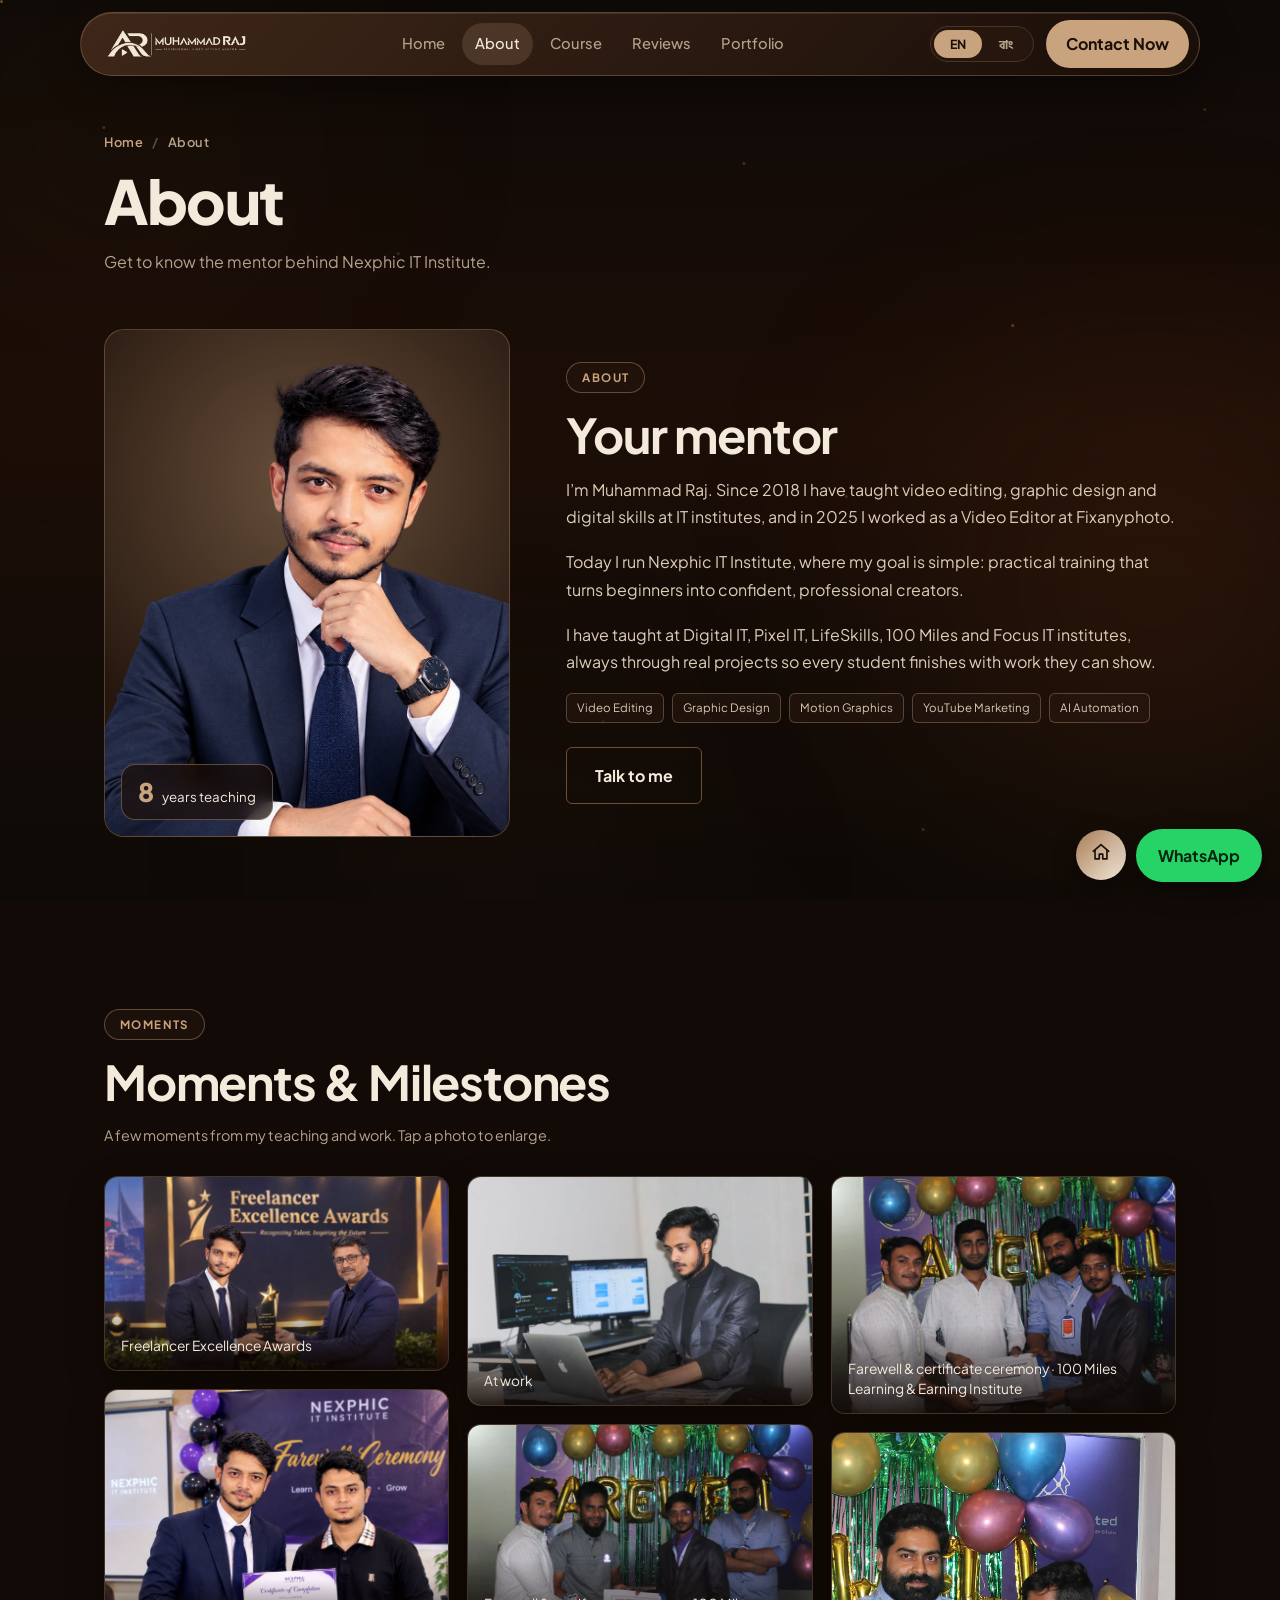
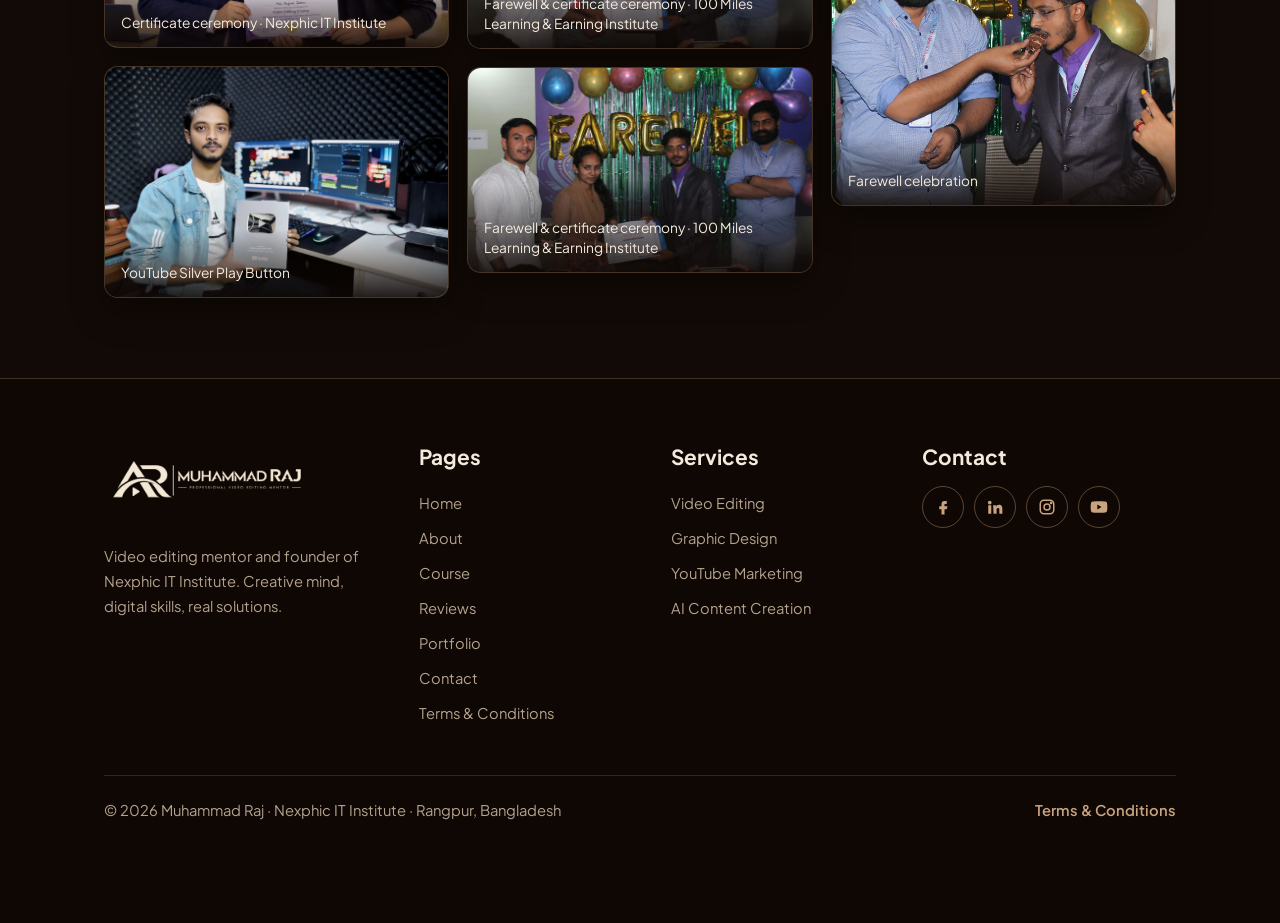
<file: about.html>
<!DOCTYPE html>
<html lang="en" data-tbn="আমার সম্পর্কে | মুহাম্মদ রাজ" data-dbn="ভিডিও এডিটিং মেন্টর ও Nexphic IT Institute-এর প্রতিষ্ঠাতা মুহাম্মদ রাজ সম্পর্কে জানুন।"><head><meta charset="utf-8">
<meta name="viewport" content="width=device-width, initial-scale=1, viewport-fit=cover">
<title>About | Muhammad Raj</title>
<meta name="description" content="About Muhammad Raj, video editing mentor and founder of Nexphic IT Institute.">
<script>document.documentElement.classList.add('js')</script>
<link rel="stylesheet" href="https://fonts.googleapis.com/css2?family=Plus+Jakarta+Sans:wght@400;500;600;700;800&family=Hind+Siliguri:wght@400;500;600;700&display=swap">
<link rel="stylesheet" href="assets/style.css">
</head>
<body>
<div class="bgfx" aria-hidden="true"><i></i><i></i><i></i></div>
<div id="ph"></div>
<div class="cur-ring" aria-hidden="true"><i></i></div><div class="cur-dot" aria-hidden="true"><i></i></div>

<nav id="nav"><div class="mini" role="group" aria-label="Quick menu"><i class="mdot"></i><a class="mi-h" href="index.html"><svg viewBox="0 0 24 24" width="16" height="16" fill="none" stroke="currentColor" stroke-width="1.8" stroke-linecap="round" stroke-linejoin="round"><path d="M3.5 11.2 12 4l8.5 7.2"/><path d="M5.5 10v9.5h4.6v-5.2h3.8v5.2h4.6V10"/></svg><span data-i18n="nh">Home</span></a><span class="sep"></span><a class="mi-c" href="contact.html"><svg viewBox="0 0 24 24" width="15" height="15" fill="none" stroke="currentColor" stroke-width="1.8" stroke-linecap="round" stroke-linejoin="round"><path d="M21 3 10.5 13.5"/><path d="M21 3 14.5 21l-4-7.5L3 9.5Z"/></svg><span data-i18n="nav6">Contact</span></a><span class="sep"></span><button class="mi-m" type="button" aria-label="Open menu"><span data-i18n="nm">Menu</span><svg viewBox="0 0 24 24" width="12" height="12" fill="none" stroke="currentColor" stroke-width="2.2" stroke-linecap="round" stroke-linejoin="round"><path d="m6 9 6 6 6-6"/></svg></button></div><div class="w"><a class="logo" href="index.html" aria-label="Muhammad Raj — Home"><span class="av brandmark"><span class="pic"><img src="assets/ar-muhammad-raj-logo.png" alt="Muhammad Raj — Professional Video Editing Mentor"></span></span></a>
<div class="lk"><a href="index.html" data-i18n="nv1">Home</a><a href="about.html" aria-current="page" data-i18n="nv2">About</a><a href="courses.html" data-i18n="nv3">Course</a><a href="reviews.html" data-i18n="nv4">Reviews</a><a href="portfolio.html" data-i18n="nv6">Portfolio</a></div>
<div class="nr"><div class="lang" data-l="en" role="group" aria-label="Language / ভাষা"><i></i><button type="button" data-l="en" aria-pressed="true">EN</button><button type="button" data-l="bn" aria-pressed="false" lang="bn">বাং</button></div><a class="btn p" href="contact.html" data-i18n="join">Contact Now</a><button class="hb" type="button" aria-label="Menu" aria-expanded="false" aria-controls="mpanel"><i></i><i></i><i></i></button></div></div><div class="mpanel" id="mpanel"><a href="index.html"><span class="mpi"><svg viewBox="0 0 24 24" width="20" height="20" fill="none" stroke="currentColor" stroke-width="1.8" stroke-linecap="round" stroke-linejoin="round"><path d="M3.5 11.2 12 4l8.5 7.2"/><path d="M5.5 10v9.5h4.6v-5.2h3.8v5.2h4.6V10"/></svg></span><span data-i18n="nv1">Home</span></a><a href="about.html" aria-current="page"><span class="mpi"><svg viewBox="0 0 24 24" width="22" height="22" fill="none" stroke="currentColor" stroke-width="1.8" stroke-linecap="round" stroke-linejoin="round"><circle cx="12" cy="8" r="3.6"/><path d="M4.5 20c.9-3.8 3.7-5.6 7.5-5.6s6.6 1.8 7.5 5.6"/></svg></span><span data-i18n="nv2">About</span></a><a href="courses.html"><span class="mpi"><svg viewBox="0 0 24 24" width="22" height="22" fill="none" stroke="currentColor" stroke-width="1.8" stroke-linecap="round" stroke-linejoin="round"><rect x="3" y="5" width="18" height="14" rx="3"/><path d="m10.2 9.2 4.6 2.8-4.6 2.8z"/></svg></span><span data-i18n="nv3">Course</span></a><a href="reviews.html"><span class="mpi"><svg viewBox="0 0 24 24" width="22" height="22" fill="none" stroke="currentColor" stroke-width="1.8" stroke-linecap="round" stroke-linejoin="round"><path d="m12 3.6 2.6 5.3 5.8.8-4.2 4.1 1 5.8L12 16.9l-5.2 2.7 1-5.8-4.2-4.1 5.8-.8z"/></svg></span><span data-i18n="nv4">Reviews</span></a><a href="portfolio.html"><span class="mpi"><svg viewBox="0 0 24 24" width="22" height="22" fill="none" stroke="currentColor" stroke-width="1.8" stroke-linecap="round" stroke-linejoin="round"><rect x="3.5" y="3.5" width="7.5" height="7.5" rx="2"/><rect x="13" y="3.5" width="7.5" height="7.5" rx="2"/><rect x="3.5" y="13" width="7.5" height="7.5" rx="2"/><rect x="13" y="13" width="7.5" height="7.5" rx="2"/></svg></span><span data-i18n="nv6">Portfolio</span></a><a class="mpc" href="contact.html" data-i18n="join">Contact Now</a></div></nav>

<header class="pgh" id="top"><div class="w"><p class="crumb"><a href="index.html" data-i18n="nv1">Home</a><i>/</i><span data-i18n="nv2">About</span></p><h1 class="up" data-i18n="nv2">About</h1><p class="lead up" style="animation-delay:.1s" data-i18n="pg1">Get to know the mentor behind Nexphic IT Institute.</p></div></header><section id="about"><div class="w ab"><div class="abp"><img src="assets/muhammad-raj-hero.webp" alt="Muhammad Raj" loading="lazy"><span class="abb"><b data-digits>8</b><small data-i18n="n1">years teaching</small></span></div><div><span class="tg0" data-i18n="aeb">About</span><h2 data-i18n="ah">Your mentor</h2>
<p data-i18n="ap1">I’m Muhammad Raj. Since 2018 I have taught video editing, graphic design and digital skills at IT institutes, and in 2025 I worked as a Video Editor at Fixanyphoto.</p>
<p data-i18n="ap2">Today I run Nexphic IT Institute, where my goal is simple: practical training that turns beginners into confident, professional creators.</p>
<p data-i18n="ap3">I have taught at Digital IT, Pixel IT, LifeSkills, 100 Miles and Focus IT institutes, always through real projects so every student finishes with work they can show.</p>
<div class="chips"><i>Video Editing</i><i>Graphic Design</i><i>Motion Graphics</i><i>YouTube Marketing</i><i>AI Automation</i></div><a class="btn g" href="contact.html" data-i18n="ab">Talk to me</a></div></div></section><section class="sh" id="moments"><div class="w"><span class="tg0" data-i18n="mo1">Moments</span><h2 data-i18n="mo2">Moments &amp; Milestones</h2><p class="note" data-i18n="mo3">A few moments from my teaching and work. Tap a photo to enlarge.</p><div class="mg"><figure><img src="assets/moment-8.webp" alt="Trophy presentation on stage at the Freelancer Excellence Awards" width="1400" height="788" loading="lazy" decoding="async"><figcaption data-i18n="mc8">Freelancer Excellence Awards</figcaption></figure><figure><img src="assets/moment-7.webp" alt="Muhammad Raj with a student holding a Certificate of Completion at the Nexphic IT Institute ceremony" width="1400" height="1050" loading="lazy" decoding="async"><figcaption data-i18n="mc7">Certificate ceremony · Nexphic IT Institute</figcaption></figure><figure><img src="assets/moment-1.webp" alt="Muhammad Raj holding a YouTube Silver Play Button in an editing studio" width="1400" height="935" loading="lazy" decoding="async"><figcaption data-i18n="mc1">YouTube Silver Play Button</figcaption></figure><figure><img src="assets/moment-2.webp" alt="Muhammad Raj working on a laptop with two monitors" width="1400" height="933" loading="lazy" decoding="async"><figcaption data-i18n="mc2">At work</figcaption></figure><figure><img src="assets/moment-3.webp" alt="Farewell and certificate ceremony at 100 Miles Learning & Earning Institute" width="1400" height="908" loading="lazy" decoding="async"><figcaption data-i18n="mc3">Farewell &amp; certificate ceremony · 100 Miles Learning &amp; Earning Institute</figcaption></figure><figure><img src="assets/moment-4.webp" alt="Farewell and certificate ceremony at 100 Miles Learning & Earning Institute" width="1400" height="830" loading="lazy" decoding="async"><figcaption data-i18n="mc3">Farewell &amp; certificate ceremony · 100 Miles Learning &amp; Earning Institute</figcaption></figure><figure><img src="assets/moment-5.webp" alt="Farewell and certificate ceremony at 100 Miles Learning & Earning Institute" width="1400" height="963" loading="lazy" decoding="async"><figcaption data-i18n="mc3">Farewell &amp; certificate ceremony · 100 Miles Learning &amp; Earning Institute</figcaption></figure><figure><img src="assets/moment-6.webp" alt="Farewell celebration with cake" width="1291" height="1400" loading="lazy" decoding="async"><figcaption data-i18n="mc4">Farewell celebration</figcaption></figure></div></div></section>
<footer class="ft"><div class="w"><div class="fg">
<div><a class="fl" href="index.html" aria-label="Muhammad Raj"><img src="assets/ar-muhammad-raj-logo.png" alt="Muhammad Raj" width="2048" height="723"></a><p data-i18n="ft1">Video editing mentor and founder of Nexphic IT Institute. Creative mind, digital skills, real solutions.</p></div>
<div><h4 data-i18n="ftp">Pages</h4><a href="index.html" data-i18n="nv1">Home</a><a href="about.html" data-i18n="nv2">About</a><a href="courses.html" data-i18n="nv3">Course</a><a href="reviews.html" data-i18n="nv4">Reviews</a><a href="portfolio.html" data-i18n="nv6">Portfolio</a><a href="contact.html" data-i18n="nv7">Contact</a><a href="terms.html" data-i18n="lg_ftt">Terms &amp; Conditions</a></div>
<div><h4 data-i18n="fts">Services</h4><a href="courses.html" data-i18n="fs1">Video Editing</a><a href="courses.html" data-i18n="fs2">Graphic Design</a><a href="courses.html" data-i18n="fs3">YouTube Marketing</a><a href="courses.html" data-i18n="fs4">AI Content Creation</a></div>
<div><h4 data-i18n="nav6">Contact</h4><div class="soc"><a href="https://www.facebook.com/mdrasel.gv" aria-label="Facebook" target="_blank" rel="noopener"><svg viewBox="0 0 24 24" width="18" height="18" fill="currentColor"><path d="M14 8h3V4h-3a4 4 0 0 0-4 4v3H7v4h3v7h4v-7h3l1-4h-4V8z"/></svg></a><a href="https://www.linkedin.com/in/md-raselve/" aria-label="LinkedIn" target="_blank" rel="noopener"><svg viewBox="0 0 24 24" width="18" height="18" fill="currentColor"><path d="M4.98 3.5a2.5 2.5 0 1 1 0 5 2.5 2.5 0 0 1 0-5zM3 9.5h4V21H3zm6.5 0h3.8v1.6h.1c.5-1 1.8-2 3.7-2 4 0 4.7 2.6 4.7 6V21h-4v-5c0-1.2 0-2.8-1.7-2.8s-2 1.3-2 2.7V21h-4z"/></svg></a><a href="https://www.instagram.com/muhammad_rasel.2/" aria-label="Instagram" target="_blank" rel="noopener"><svg viewBox="0 0 24 24" width="18" height="18" fill="none" stroke="currentColor" stroke-width="2"><rect x="3" y="3" width="18" height="18" rx="5"/><circle cx="12" cy="12" r="4"/><circle cx="17.5" cy="6.5" r=".8" fill="currentColor"/></svg></a><a href="https://www.youtube.com/@Muhammad-Raj2" aria-label="YouTube" target="_blank" rel="noopener"><svg viewBox="0 0 24 24" width="20" height="20" fill="currentColor"><path d="M21.6 7.2a2.5 2.5 0 0 0-1.8-1.8C18.2 5 12 5 12 5s-6.200 0-7.800.4A2.500 2.500 0 0 0 2.400 7.200C2 8.800 2 12 2 12s0 3.200.4 4.800a2.500 2.500 0 0 0 1.800 1.800C5.800 19 12 19 12 19s6.200 0 7.800-.4a2.500 2.500 0 0 0 1.800-1.800c.4-1.600.4-4.800.4-4.800s0-3.200-.4-4.800zM10 15V9l5 3z"/></svg></a></div></div>
</div><div class="ftb"><span data-i18n="foot">© 2026 Muhammad Raj · Nexphic IT Institute · Rangpur, Bangladesh</span><a href="terms.html" data-i18n="lg_ftt">Terms &amp; Conditions</a></div></div></footer>
<div class="fab"><a class="hm" href="index.html" aria-label="Home" title="Home"><svg viewBox="0 0 24 24" width="20" height="20" fill="none" stroke="currentColor" stroke-width="1.8" stroke-linecap="round" stroke-linejoin="round"><path d="M3.5 11.2 12 4l8.5 7.2"/><path d="M5.5 10v9.5h4.6v-5.2h3.8v5.2h4.6V10"/></svg></a><a class="wa" href="https://wa.me/8801861864027" aria-label="Message on WhatsApp" data-i18n="waf">WhatsApp</a></div>

<script src="assets/legal.js"></script>
<script src="assets/main.js"></script>
<script src="assets/showcase.js"></script>
</body></html>
</file>
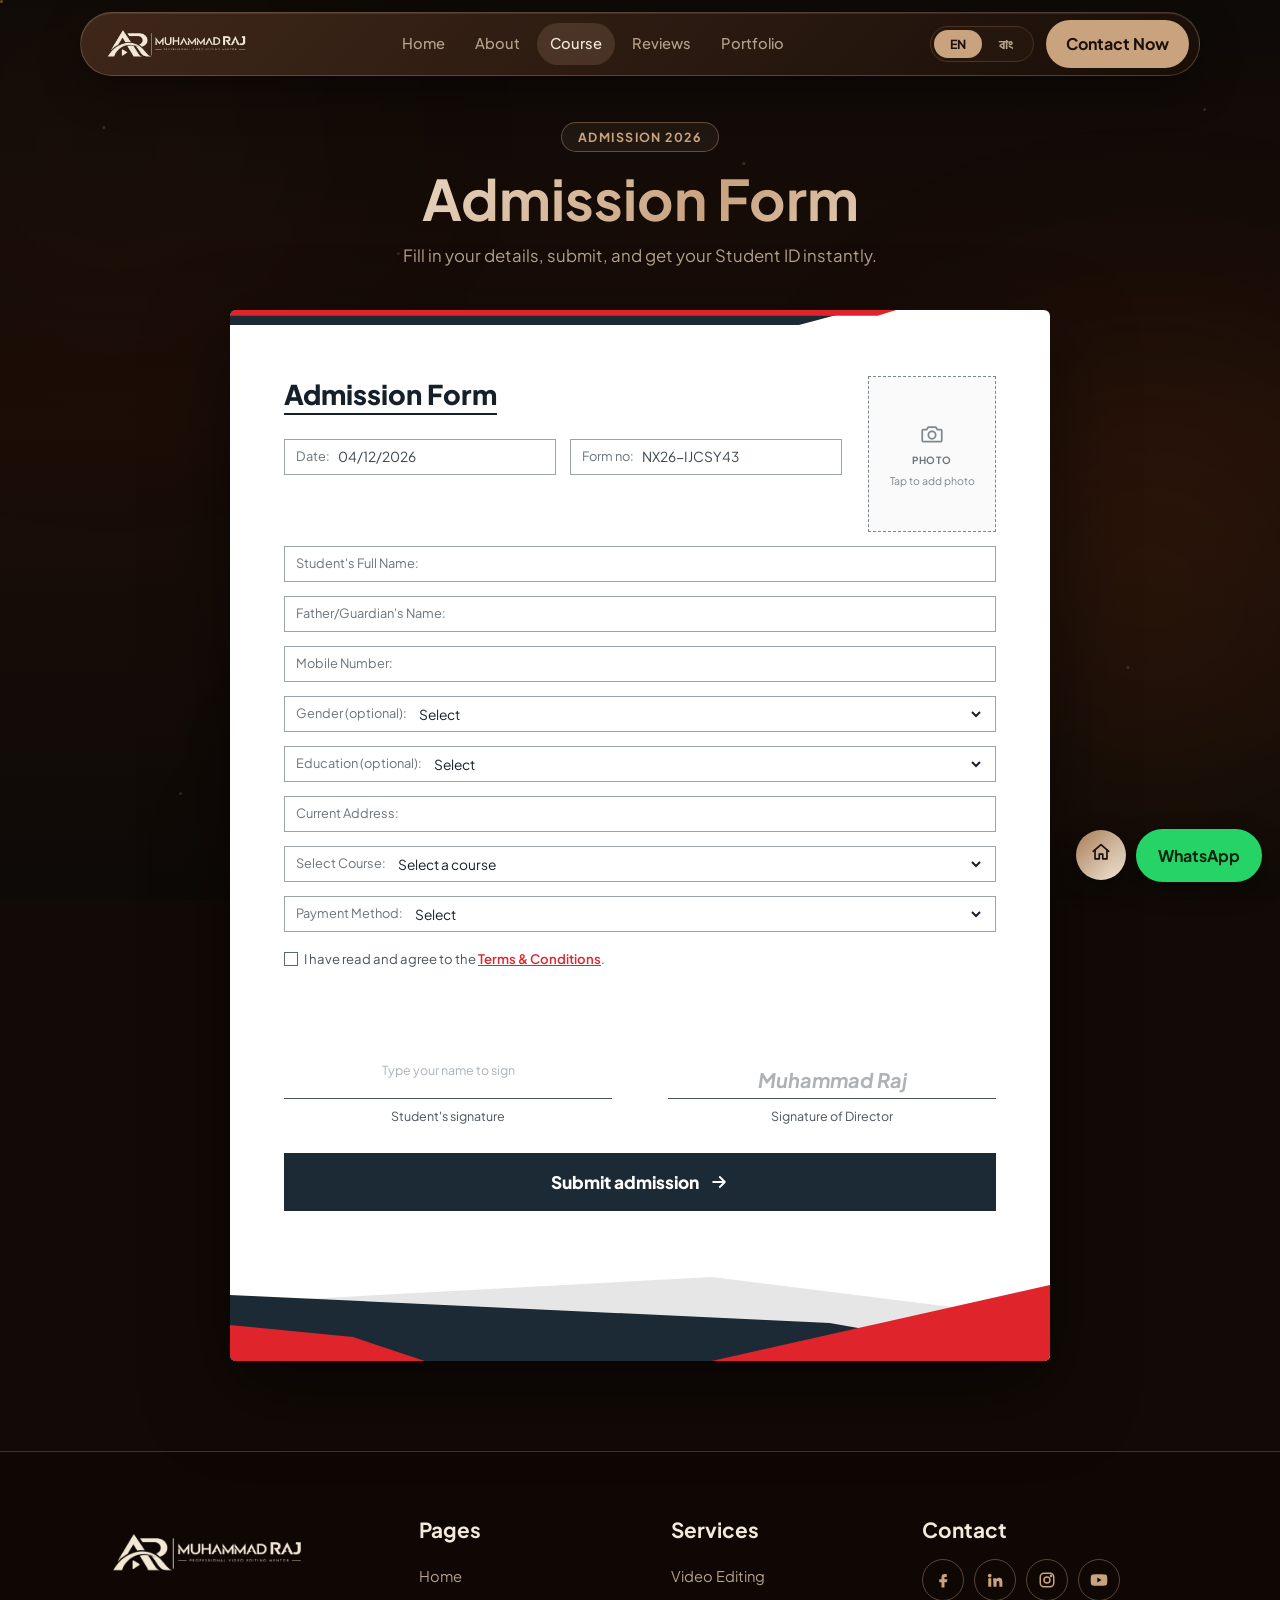
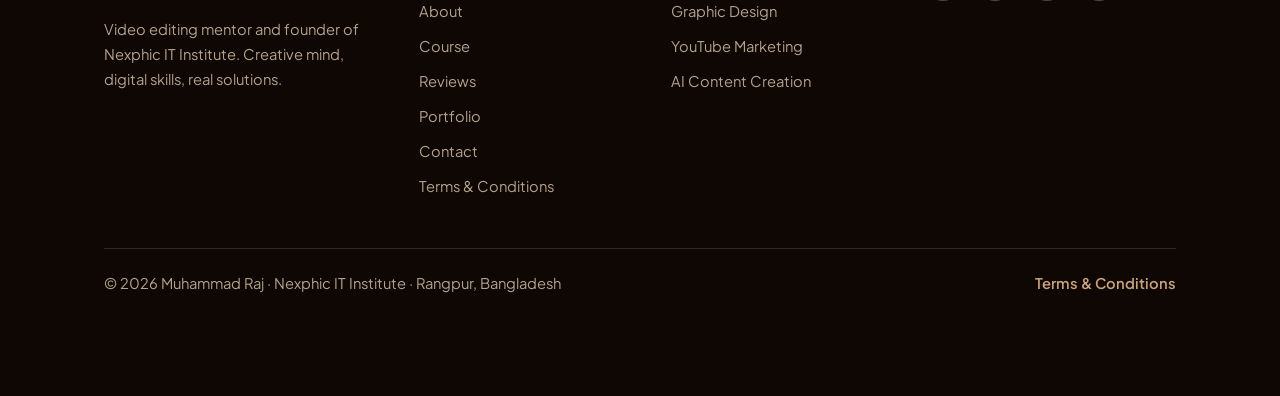
<file: admission.html>
<!DOCTYPE html>
<html lang="en" data-tbn="অ্যাডমিশন ফর্ম | মুহাম্মদ রাজ" data-dbn="অ্যাডমিশন ফর্ম পূরণ করে স্টুডেন্ট আইডি নিন।"><head><meta charset="utf-8">
<meta name="viewport" content="width=device-width, initial-scale=1, viewport-fit=cover">
<title>Admission Form | Muhammad Raj</title>
<meta name="description" content="Fill the admission form and get your Student ID.">
<script>document.documentElement.classList.add('js')</script>
<link rel="stylesheet" href="https://fonts.googleapis.com/css2?family=Plus+Jakarta+Sans:wght@400;500;600;700;800&family=Hind+Siliguri:wght@400;500;600;700&display=swap">
<link rel="stylesheet" href="https://fonts.googleapis.com/css2?family=Mrs+Saint+Delafield&family=Dancing+Script:wght@600&display=swap">
<link rel="stylesheet" href="assets/style.css">
</head>
<body>
<div class="bgfx" aria-hidden="true"><i></i><i></i><i></i></div>
<div id="ph"></div>
<div class="cur-ring" aria-hidden="true"><i></i></div><div class="cur-dot" aria-hidden="true"><i></i></div>

<nav id="nav"><div class="mini" role="group" aria-label="Quick menu"><i class="mdot"></i><a class="mi-h" href="index.html"><svg viewBox="0 0 24 24" width="16" height="16" fill="none" stroke="currentColor" stroke-width="1.8" stroke-linecap="round" stroke-linejoin="round"><path d="M3.5 11.2 12 4l8.5 7.2"/><path d="M5.5 10v9.5h4.6v-5.2h3.8v5.2h4.6V10"/></svg><span data-i18n="nh">Home</span></a><span class="sep"></span><a class="mi-c" href="contact.html"><svg viewBox="0 0 24 24" width="15" height="15" fill="none" stroke="currentColor" stroke-width="1.8" stroke-linecap="round" stroke-linejoin="round"><path d="M21 3 10.5 13.5"/><path d="M21 3 14.5 21l-4-7.5L3 9.5Z"/></svg><span data-i18n="nav6">Contact</span></a><span class="sep"></span><button class="mi-m" type="button" aria-label="Open menu"><span data-i18n="nm">Menu</span><svg viewBox="0 0 24 24" width="12" height="12" fill="none" stroke="currentColor" stroke-width="2.2" stroke-linecap="round" stroke-linejoin="round"><path d="m6 9 6 6 6-6"/></svg></button></div><div class="w"><a class="logo" href="index.html" aria-label="Muhammad Raj — Home"><span class="av brandmark"><span class="pic"><img src="assets/ar-muhammad-raj-logo.png" alt="Muhammad Raj — Professional Video Editing Mentor"></span></span></a>
<div class="lk"><a href="index.html" data-i18n="nv1">Home</a><a href="about.html" data-i18n="nv2">About</a><a href="courses.html" aria-current="page" data-i18n="nv3">Course</a><a href="reviews.html" data-i18n="nv4">Reviews</a><a href="portfolio.html" data-i18n="nv6">Portfolio</a></div>
<div class="nr"><div class="lang" data-l="en" role="group" aria-label="Language / ভাষা"><i></i><button type="button" data-l="en" aria-pressed="true">EN</button><button type="button" data-l="bn" aria-pressed="false" lang="bn">বাং</button></div><a class="btn p" href="contact.html" data-i18n="join">Contact Now</a><button class="hb" type="button" aria-label="Menu" aria-expanded="false" aria-controls="mpanel"><i></i><i></i><i></i></button></div></div><div class="mpanel" id="mpanel"><a href="index.html"><span class="mpi"><svg viewBox="0 0 24 24" width="20" height="20" fill="none" stroke="currentColor" stroke-width="1.8" stroke-linecap="round" stroke-linejoin="round"><path d="M3.5 11.2 12 4l8.5 7.2"/><path d="M5.5 10v9.5h4.6v-5.2h3.8v5.2h4.6V10"/></svg></span><span data-i18n="nv1">Home</span></a><a href="about.html"><span class="mpi"><svg viewBox="0 0 24 24" width="22" height="22" fill="none" stroke="currentColor" stroke-width="1.8" stroke-linecap="round" stroke-linejoin="round"><circle cx="12" cy="8" r="3.6"/><path d="M4.5 20c.9-3.8 3.7-5.6 7.5-5.6s6.6 1.8 7.5 5.6"/></svg></span><span data-i18n="nv2">About</span></a><a href="courses.html" aria-current="page"><span class="mpi"><svg viewBox="0 0 24 24" width="22" height="22" fill="none" stroke="currentColor" stroke-width="1.8" stroke-linecap="round" stroke-linejoin="round"><rect x="3" y="5" width="18" height="14" rx="3"/><path d="m10.2 9.2 4.6 2.8-4.6 2.8z"/></svg></span><span data-i18n="nv3">Course</span></a><a href="reviews.html"><span class="mpi"><svg viewBox="0 0 24 24" width="22" height="22" fill="none" stroke="currentColor" stroke-width="1.8" stroke-linecap="round" stroke-linejoin="round"><path d="m12 3.6 2.6 5.3 5.8.8-4.2 4.1 1 5.8L12 16.9l-5.2 2.7 1-5.8-4.2-4.1 5.8-.8z"/></svg></span><span data-i18n="nv4">Reviews</span></a><a href="portfolio.html"><span class="mpi"><svg viewBox="0 0 24 24" width="22" height="22" fill="none" stroke="currentColor" stroke-width="1.8" stroke-linecap="round" stroke-linejoin="round"><rect x="3.5" y="3.5" width="7.5" height="7.5" rx="2"/><rect x="13" y="3.5" width="7.5" height="7.5" rx="2"/><rect x="3.5" y="13" width="7.5" height="7.5" rx="2"/><rect x="13" y="13" width="7.5" height="7.5" rx="2"/></svg></span><span data-i18n="nv6">Portfolio</span></a><a class="mpc" href="contact.html" data-i18n="join">Contact Now</a></div></nav>

<span id="top"></span><section class="admsec ax"><div class="w axw">
<div class="axhero up"><span class="axeye" data-i18n="axe">Admission 2026</span><h1 data-i18n="lg_adh">Admission Form</h1><p data-i18n="adl">Fill in your details, submit, and get your Student ID instantly.</p></div>
<form class="paper" id="adf" novalidate autocomplete="on">
<svg class="pcor pct" viewBox="0 0 800 70" preserveAspectRatio="none" aria-hidden="true"><path d="M0 0H610L555 24H0Z" fill="#1b2a35"/><path d="M0 0H650L632 9H0Z" fill="#e0242b"/><path d="M0 24H555L548 27H0Z" fill="#e0242b" opacity=".0"/></svg>
<div class="phead"><div class="phl"><h2 class="ptitle" data-i18n="lg_fh">Admission Form</h2>
<div class="prow p2"><label class="pf "><span data-i18n="lg_fdate">Date:</span><input id="addt" name="formDate" readonly></label><label class="pf "><span data-i18n="lg_fno">Form no:</span><input id="adfn" name="formNo" readonly></label></div></div>
<label class="pphoto" id="pph" title="Photo"><input type="file" id="adph" accept="image/*"><img id="adphi" alt="" hidden><span class="pphs"><svg viewBox="0 0 24 24" width="26" height="26" fill="none" stroke="currentColor" stroke-width="1.6" stroke-linecap="round" stroke-linejoin="round" aria-hidden="true"><path d="M4 8h3l1.6-2.4h6.8L17 8h3a1 1 0 0 1 1 1v9a1 1 0 0 1-1 1H4a1 1 0 0 1-1-1V9a1 1 0 0 1 1-1z"/><circle cx="12" cy="13" r="3.4"/></svg><b data-i18n="lg_fph">PHOTO</b><small data-i18n="lg_fph2">Tap to add photo</small></span></label></div>
<label class="pf "><span data-i18n="lg_fname">Student's Full Name:</span><input id="adn" name="name" autocomplete="name" maxlength="80" required></label><label class="pf "><span data-i18n="lg_ffa">Father/Guardian's Name:</span><input id="adfa" name="father" maxlength="80" required></label>
<label class="pf "><span data-i18n="lg_fsm">Mobile Number:</span><input id="adp" name="phone" type="tel" inputmode="tel" autocomplete="tel" maxlength="20" required></label><label class="pf "><span data-i18n="lg_fgen">Gender (optional):</span><select id="adgn" name="gender"></select></label><label class="pf "><span data-i18n="lg_fedu">Education (optional):</span><select id="aded" name="education"></select></label><label class="pf "><span data-i18n="lg_fad">Current Address:</span><input id="ada" name="address" autocomplete="street-address" maxlength="160" required></label>
<label class="pf"><span data-i18n="lg_fco">Select Course:</span><select id="adc" name="course" required></select></label>
<label class="pf"><span data-i18n="lg_fpay">Payment Method:</span><select id="adpm" name="payment" required></select></label>
<label class="pagree"><input type="checkbox" id="adag" name="terms" required><i></i><span data-i18n="lg_fag">I have read and agree to the <a href="terms.html" target="_blank" rel="noopener">Terms &amp; Conditions</a>.</span></label>
<div class="psigs"><div class="psg"><div class="psc"><input id="adsg" name="signature" class="psi" maxlength="40" autocomplete="off" spellcheck="false" placeholder="Type your name to sign" data-ph="fsg3"></div><div class="pline"><span data-i18n="lg_fsig">Student's signature</span></div></div><div class="psg pdir"><div class="psc"><span class="pdn">Muhammad Raj</span></div><div class="pline"><span data-i18n="lg_fdir">Signature of Director</span></div></div></div>
<div class="hpw" aria-hidden="true"><label>Website</label><input id="adw" name="website" tabindex="-1" autocomplete="off"></div>
<p class="aderr" id="aderr" role="alert" hidden></p>
<button type="submit" class="axsub" id="adsb"><span data-i18n="adsub">Submit admission</span><svg viewBox="0 0 24 24" width="20" height="20" fill="none" stroke="currentColor" stroke-width="2.2" stroke-linecap="round" stroke-linejoin="round" aria-hidden="true"><path d="M5 12h14M13 6l6 6-6 6"/></svg></button>
<svg class="pcor pcb" viewBox="0 0 800 120" preserveAspectRatio="none" aria-hidden="true"><path d="M0 120V62L470 36 800 78V120Z" fill="#e6e6e6"/><path d="M0 120V54L585 82 800 120Z" fill="#1b2a35"/><path d="M470 120L800 44V120Z" fill="#e0242b"/><path d="M0 120V84L120 96 190 120Z" fill="#e0242b"/></svg>
</form>
<div class="adok axok" id="adok" hidden>
<div class="axok1"><div class="adick"><svg viewBox="0 0 24 24" width="30" height="30" fill="none" stroke="currentColor" stroke-width="2.4" stroke-linecap="round" stroke-linejoin="round" aria-hidden="true"><path d="m5 12.5 4.5 4.5L19 7.5"/></svg></div><h2 data-i18n="okh">Admission submitted!</h2><p class="adnote" data-i18n="okt">Save or screenshot your Student ID. Now message us on WhatsApp to continue the admission process.</p></div>
<div class="axcard" id="axcard"><div class="axcd1"><img src="assets/nexphic-it-clean.png" alt="" class="axlogo"><span class="axcbd" data-i18n="axcid">STUDENT ID CARD</span></div>
<div class="axcd2"><div class="axav" id="adav"><svg viewBox="0 0 24 24" width="34" height="34" fill="none" stroke="currentColor" stroke-width="1.8" stroke-linecap="round" stroke-linejoin="round" aria-hidden="true"><circle cx="12" cy="8" r="3.6"/><path d="M4.5 20c.9-3.8 3.7-5.6 7.5-5.6s6.6 1.8 7.5 5.6"/></svg></div><div class="axcdn"><small data-i18n="okn">Name</small><strong id="adsn"></strong></div></div>
<div class="axcd3"><small data-i18n="okp">Your Student ID</small><div class="adid"><b id="adidv">—</b><button type="button" id="adcp" data-i18n="okcp">Copy ID</button></div></div>
<dl class="adsum axdl"><div><dt data-i18n="okc">Course</dt><dd id="adsc"></dd></div><div><dt data-i18n="okm">Mobile</dt><dd id="adsm"></dd></div><div><dt data-i18n="okf">Course fee</dt><dd id="adsf"></dd></div></dl></div>
<div class="fact axact"><a class="btn p cdb" id="adwa" href="https://wa.me/8801845629227" target="_blank" rel="noopener" data-i18n="okw">Continue on WhatsApp</a><button type="button" class="btn" id="adpr" data-i18n="lg_fdl">Download form (PDF, A4)</button><button type="button" class="btn" id="adjp" data-i18n="lg_fdj">Download form (JPG, A4)</button><a class="btn" href="courses.html" data-i18n="okb">Back to courses</a></div>
<h3 class="pcpt" data-i18n="lg_fcp">Your filled admission form</h3>
<div class="pcopy" id="axcopy"></div>
</div></div></section>
<footer class="ft"><div class="w"><div class="fg">
<div><a class="fl" href="index.html" aria-label="Muhammad Raj"><img src="assets/ar-muhammad-raj-logo.png" alt="Muhammad Raj" width="2048" height="723"></a><p data-i18n="ft1">Video editing mentor and founder of Nexphic IT Institute. Creative mind, digital skills, real solutions.</p></div>
<div><h4 data-i18n="ftp">Pages</h4><a href="index.html" data-i18n="nv1">Home</a><a href="about.html" data-i18n="nv2">About</a><a href="courses.html" data-i18n="nv3">Course</a><a href="reviews.html" data-i18n="nv4">Reviews</a><a href="portfolio.html" data-i18n="nv6">Portfolio</a><a href="contact.html" data-i18n="nv7">Contact</a><a href="terms.html" data-i18n="lg_ftt">Terms &amp; Conditions</a></div>
<div><h4 data-i18n="fts">Services</h4><a href="#courses" data-i18n="fs1">Video Editing</a><a href="#courses" data-i18n="fs2">Graphic Design</a><a href="#courses" data-i18n="fs3">YouTube Marketing</a><a href="#courses" data-i18n="fs4">AI Content Creation</a></div>
<div><h4 data-i18n="nav6">Contact</h4><div class="soc"><a href="https://www.facebook.com/mdrasel.gv" aria-label="Facebook" target="_blank" rel="noopener"><svg viewBox="0 0 24 24" width="18" height="18" fill="currentColor"><path d="M14 8h3V4h-3a4 4 0 0 0-4 4v3H7v4h3v7h4v-7h3l1-4h-4V8z"/></svg></a><a href="https://www.linkedin.com/in/md-raselve/" aria-label="LinkedIn" target="_blank" rel="noopener"><svg viewBox="0 0 24 24" width="18" height="18" fill="currentColor"><path d="M4.98 3.5a2.5 2.5 0 1 1 0 5 2.5 2.5 0 0 1 0-5zM3 9.5h4V21H3zm6.5 0h3.8v1.6h.1c.5-1 1.8-2 3.7-2 4 0 4.7 2.6 4.7 6V21h-4v-5c0-1.2 0-2.8-1.7-2.8s-2 1.3-2 2.7V21h-4z"/></svg></a><a href="https://www.instagram.com/muhammad_rasel.2/" aria-label="Instagram" target="_blank" rel="noopener"><svg viewBox="0 0 24 24" width="18" height="18" fill="none" stroke="currentColor" stroke-width="2"><rect x="3" y="3" width="18" height="18" rx="5"/><circle cx="12" cy="12" r="4"/><circle cx="17.5" cy="6.5" r=".8" fill="currentColor"/></svg></a><a href="https://www.youtube.com/@Muhammad-Raj2" aria-label="YouTube" target="_blank" rel="noopener"><svg viewBox="0 0 24 24" width="20" height="20" fill="currentColor"><path d="M21.6 7.2a2.5 2.5 0 0 0-1.8-1.8C18.2 5 12 5 12 5s-6.200 0-7.800.4A2.500 2.500 0 0 0 2.400 7.200C2 8.800 2 12 2 12s0 3.200.4 4.800a2.500 2.500 0 0 0 1.800 1.800C5.800 19 12 19 12 19s6.200 0 7.800-.4a2.500 2.500 0 0 0 1.800-1.800c.4-1.600.4-4.800.4-4.800s0-3.200-.4-4.800zM10 15V9l5 3z"/></svg></a></div></div>
</div><div class="ftb"><span data-i18n="foot">© 2026 Muhammad Raj · Nexphic IT Institute · Rangpur, Bangladesh</span><a href="terms.html" data-i18n="lg_ftt">Terms &amp; Conditions</a></div></div></footer>
<div class="fab"><a class="hm" href="index.html" aria-label="Home" title="Home"><svg viewBox="0 0 24 24" width="20" height="20" fill="none" stroke="currentColor" stroke-width="1.8" stroke-linecap="round" stroke-linejoin="round"><path d="M3.5 11.2 12 4l8.5 7.2"/><path d="M5.5 10v9.5h4.6v-5.2h3.8v5.2h4.6V10"/></svg></a><a class="wa" href="https://wa.me/8801861864027" aria-label="Message on WhatsApp" data-i18n="waf">WhatsApp</a></div>

<script src="assets/course-data.js"></script>
<script src="assets/legal.js"></script>
<script src="assets/main.js"></script>
<script src="assets/showcase.js"></script>
<script src="assets/admission.js"></script>
</body></html>
</file>
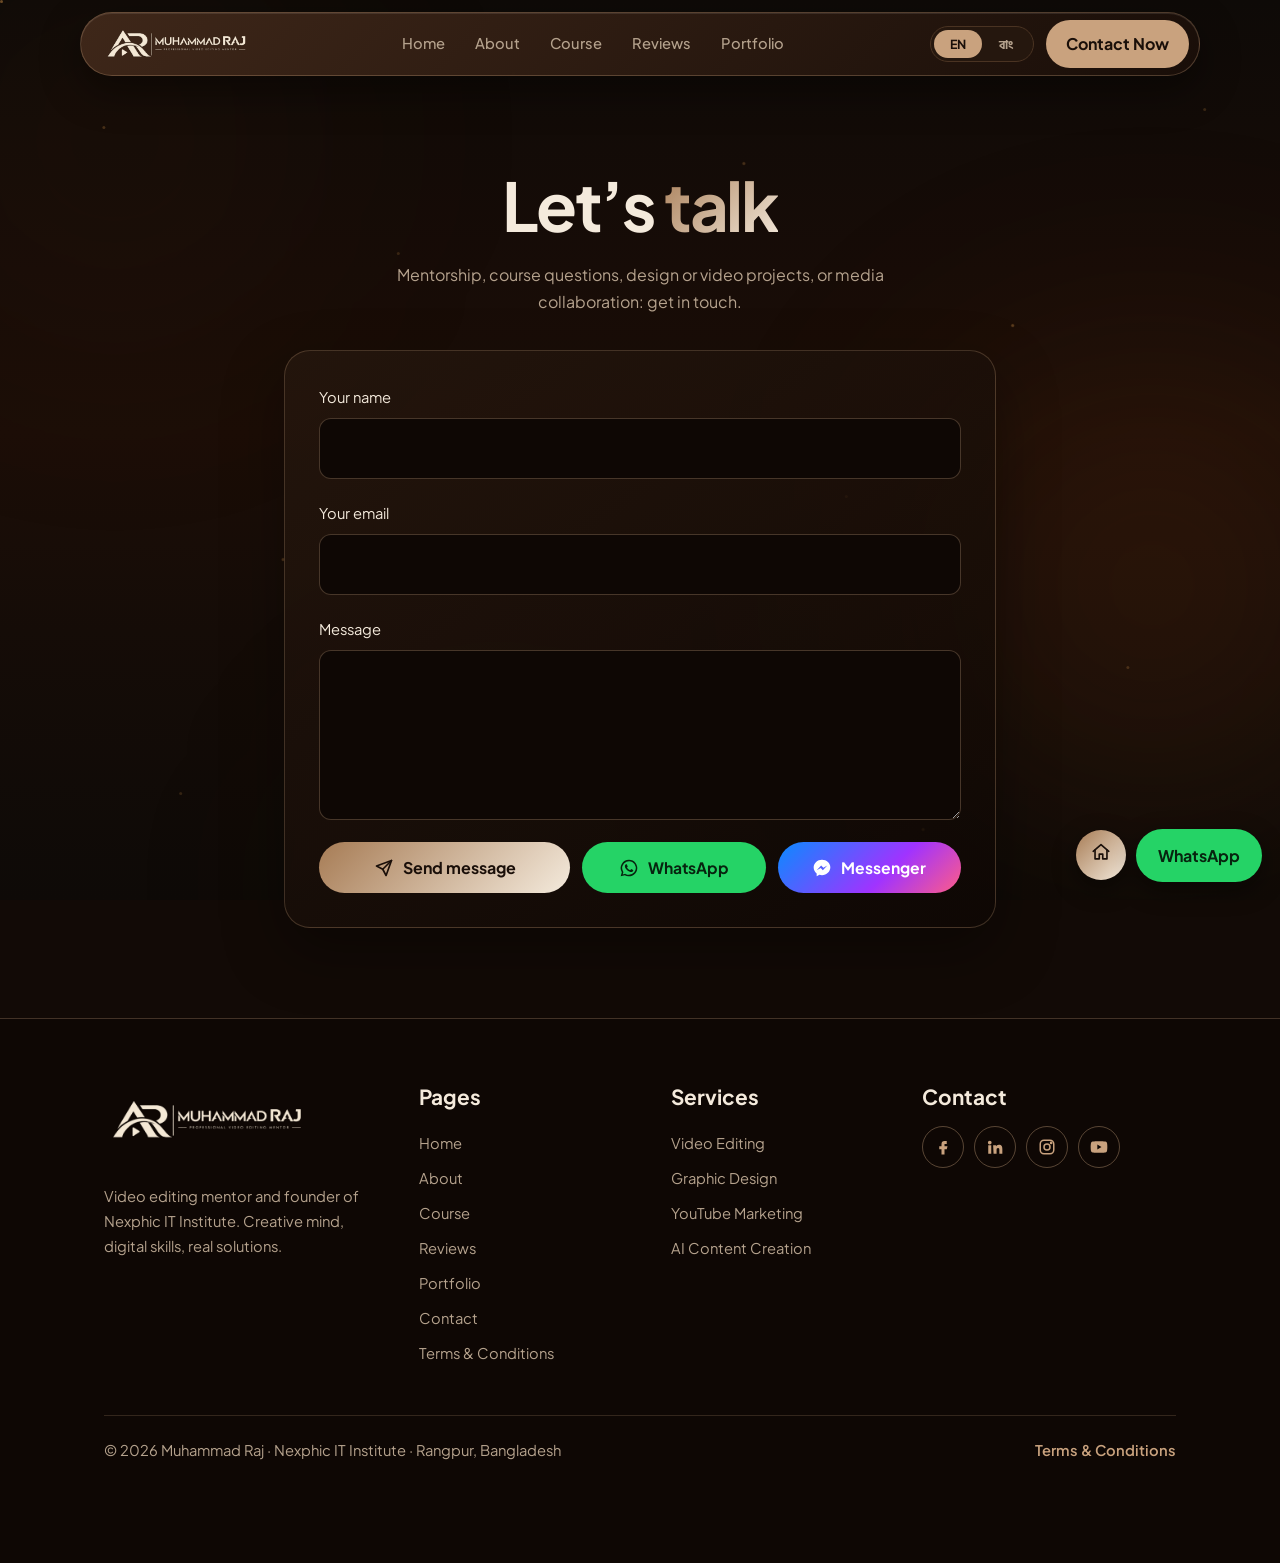
<file: contact.html>
<!DOCTYPE html>
<html lang="en" data-tbn="যোগাযোগ | মুহাম্মদ রাজ" data-dbn="হোয়াটসঅ্যাপ, মেসেঞ্জার বা মেসেজ ফর্মের মাধ্যমে মুহাম্মদ রাজের সাথে যোগাযোগ করুন।"><head><meta charset="utf-8">
<meta name="viewport" content="width=device-width, initial-scale=1, viewport-fit=cover">
<title>Contact | Muhammad Raj</title>
<meta name="description" content="Contact Muhammad Raj on WhatsApp, Messenger or through the message form.">
<script>document.documentElement.classList.add('js')</script>
<link rel="stylesheet" href="https://fonts.googleapis.com/css2?family=Plus+Jakarta+Sans:wght@400;500;600;700;800&family=Hind+Siliguri:wght@400;500;600;700&display=swap">
<link rel="stylesheet" href="assets/style.css">
</head>
<body>
<div class="bgfx" aria-hidden="true"><i></i><i></i><i></i></div>
<div id="ph"></div>
<div class="cur-ring" aria-hidden="true"><i></i></div><div class="cur-dot" aria-hidden="true"><i></i></div>

<nav id="nav"><div class="mini" role="group" aria-label="Quick menu"><i class="mdot"></i><a class="mi-h" href="index.html"><svg viewBox="0 0 24 24" width="16" height="16" fill="none" stroke="currentColor" stroke-width="1.8" stroke-linecap="round" stroke-linejoin="round"><path d="M3.5 11.2 12 4l8.5 7.2"/><path d="M5.5 10v9.5h4.6v-5.2h3.8v5.2h4.6V10"/></svg><span data-i18n="nh">Home</span></a><span class="sep"></span><a class="mi-c" href="contact.html"><svg viewBox="0 0 24 24" width="15" height="15" fill="none" stroke="currentColor" stroke-width="1.8" stroke-linecap="round" stroke-linejoin="round"><path d="M21 3 10.5 13.5"/><path d="M21 3 14.5 21l-4-7.5L3 9.5Z"/></svg><span data-i18n="nav6">Contact</span></a><span class="sep"></span><button class="mi-m" type="button" aria-label="Open menu"><span data-i18n="nm">Menu</span><svg viewBox="0 0 24 24" width="12" height="12" fill="none" stroke="currentColor" stroke-width="2.2" stroke-linecap="round" stroke-linejoin="round"><path d="m6 9 6 6 6-6"/></svg></button></div><div class="w"><a class="logo" href="index.html" aria-label="Muhammad Raj — Home"><span class="av brandmark"><span class="pic"><img src="assets/ar-muhammad-raj-logo.png" alt="Muhammad Raj — Professional Video Editing Mentor"></span></span></a>
<div class="lk"><a href="index.html" data-i18n="nv1">Home</a><a href="about.html" data-i18n="nv2">About</a><a href="courses.html" data-i18n="nv3">Course</a><a href="reviews.html" data-i18n="nv4">Reviews</a><a href="portfolio.html" data-i18n="nv6">Portfolio</a></div>
<div class="nr"><div class="lang" data-l="en" role="group" aria-label="Language / ভাষা"><i></i><button type="button" data-l="en" aria-pressed="true">EN</button><button type="button" data-l="bn" aria-pressed="false" lang="bn">বাং</button></div><a class="btn p" href="contact.html" data-i18n="join">Contact Now</a><button class="hb" type="button" aria-label="Menu" aria-expanded="false" aria-controls="mpanel"><i></i><i></i><i></i></button></div></div><div class="mpanel" id="mpanel"><a href="index.html"><span class="mpi"><svg viewBox="0 0 24 24" width="20" height="20" fill="none" stroke="currentColor" stroke-width="1.8" stroke-linecap="round" stroke-linejoin="round"><path d="M3.5 11.2 12 4l8.5 7.2"/><path d="M5.5 10v9.5h4.6v-5.2h3.8v5.2h4.6V10"/></svg></span><span data-i18n="nv1">Home</span></a><a href="about.html"><span class="mpi"><svg viewBox="0 0 24 24" width="22" height="22" fill="none" stroke="currentColor" stroke-width="1.8" stroke-linecap="round" stroke-linejoin="round"><circle cx="12" cy="8" r="3.6"/><path d="M4.5 20c.9-3.8 3.7-5.6 7.5-5.6s6.6 1.8 7.5 5.6"/></svg></span><span data-i18n="nv2">About</span></a><a href="courses.html"><span class="mpi"><svg viewBox="0 0 24 24" width="22" height="22" fill="none" stroke="currentColor" stroke-width="1.8" stroke-linecap="round" stroke-linejoin="round"><rect x="3" y="5" width="18" height="14" rx="3"/><path d="m10.2 9.2 4.6 2.8-4.6 2.8z"/></svg></span><span data-i18n="nv3">Course</span></a><a href="reviews.html"><span class="mpi"><svg viewBox="0 0 24 24" width="22" height="22" fill="none" stroke="currentColor" stroke-width="1.8" stroke-linecap="round" stroke-linejoin="round"><path d="m12 3.6 2.6 5.3 5.8.8-4.2 4.1 1 5.8L12 16.9l-5.2 2.7 1-5.8-4.2-4.1 5.8-.8z"/></svg></span><span data-i18n="nv4">Reviews</span></a><a href="portfolio.html"><span class="mpi"><svg viewBox="0 0 24 24" width="22" height="22" fill="none" stroke="currentColor" stroke-width="1.8" stroke-linecap="round" stroke-linejoin="round"><rect x="3.5" y="3.5" width="7.5" height="7.5" rx="2"/><rect x="13" y="3.5" width="7.5" height="7.5" rx="2"/><rect x="3.5" y="13" width="7.5" height="7.5" rx="2"/><rect x="13" y="13" width="7.5" height="7.5" rx="2"/></svg></span><span data-i18n="nv6">Portfolio</span></a><a href="contact.html" aria-current="page"><span class="mpi"><svg viewBox="0 0 24 24" width="22" height="22" fill="none" stroke="currentColor" stroke-width="1.8" stroke-linecap="round" stroke-linejoin="round"><path d="M20.5 12a8 8 0 0 1-11.6 7.1L4 20l1-4.6A8 8 0 1 1 20.5 12z"/><path d="M9 12h.01M12 12h.01M15 12h.01"/></svg></span><span data-i18n="nv7">Contact</span></a><a class="mpc" href="contact.html" data-i18n="join">Contact Now</a></div></nav>

<span id="top"></span><section id="contact" class="ctc"><div class="w ctw">
<h2 class="big" data-i18n="kh2">Let’s <span class="gr">talk</span></h2>
<p class="lead" data-i18n="kd">Mentorship, course questions, design or video projects, or media collaboration: get in touch.</p>
<form class="fm" id="ctf"><label for="fn" data-i18n="fn">Your name</label><input id="fn" name="n" required autocomplete="name"><label for="fe" data-i18n="fe">Your email</label><input id="fe" name="e" type="email" autocomplete="email"><label for="fmm" data-i18n="fm">Message</label><textarea id="fmm" name="m" rows="5" required></textarea><div class="fact"><button type="submit" class="sendbtn"><svg viewBox="0 0 24 24" fill="none" stroke="currentColor" stroke-width="2" stroke-linecap="round" stroke-linejoin="round" aria-hidden="true"><path d="M21 3 10.5 13.5"/><path d="M21 3 14.5 21l-4-7.5L3 9.5Z"/></svg><span data-i18n="fsend">Send message</span></button><a class="wab" href="https://wa.me/8801861864027" target="_blank" rel="noopener"><svg viewBox="0 0 24 24" fill="currentColor" aria-hidden="true"><path d="M12 2a10 10 0 0 0-8.6 15.1L2 22l5-1.3A10 10 0 1 0 12 2zm0 18.2a8.2 8.2 0 0 1-4.2-1.15l-.3-.18-3 .78.8-2.9-.2-.3A8.2 8.2 0 1 1 12 20.2z"/><path d="M16.6 14.2c-.25-.12-1.46-.72-1.68-.8-.23-.08-.4-.12-.56.12-.17.25-.64.8-.78.96-.14.17-.29.19-.54.06-.25-.12-1.04-.38-1.98-1.22-.73-.65-1.22-1.46-1.37-1.7-.14-.25-.02-.38.1-.5.12-.11.25-.29.37-.43.12-.15.17-.25.25-.41.08-.17.04-.31-.02-.43-.06-.12-.56-1.35-.77-1.85-.2-.48-.4-.42-.56-.43h-.48c-.17 0-.43.06-.66.31-.23.25-.87.85-.87 2.07 0 1.22.89 2.4 1.01 2.56.12.17 1.75 2.67 4.23 3.74.59.26 1.05.41 1.41.52.59.19 1.13.16 1.56.1.48-.07 1.46-.6 1.67-1.18.2-.58.2-1.07.14-1.18-.06-.1-.23-.17-.48-.29z"/></svg><span data-i18n="k1">WhatsApp</span></a><a class="msb" href="https://m.me/mdrasel.gv" target="_blank" rel="noopener"><svg viewBox="0 0 24 24" fill="currentColor" aria-hidden="true"><path d="M12 2C6.48 2 2 6.2 2 11.4c0 2.9 1.4 5.5 3.6 7.2V22l3.3-1.8c.98.27 2.02.42 3.1.42 5.52 0 10-4.2 10-9.4S17.52 2 12 2zm1 12.6-2.5-2.7-4.9 2.7 5.4-5.7 2.6 2.7 4.8-2.7-5.4 5.7z"/></svg><span data-i18n="k5">Messenger</span></a></div></form></div></section>
<footer class="ft"><div class="w"><div class="fg">
<div><a class="fl" href="index.html" aria-label="Muhammad Raj"><img src="assets/ar-muhammad-raj-logo.png" alt="Muhammad Raj" width="2048" height="723"></a><p data-i18n="ft1">Video editing mentor and founder of Nexphic IT Institute. Creative mind, digital skills, real solutions.</p></div>
<div><h4 data-i18n="ftp">Pages</h4><a href="index.html" data-i18n="nv1">Home</a><a href="about.html" data-i18n="nv2">About</a><a href="courses.html" data-i18n="nv3">Course</a><a href="reviews.html" data-i18n="nv4">Reviews</a><a href="portfolio.html" data-i18n="nv6">Portfolio</a><a href="contact.html" data-i18n="nv7">Contact</a><a href="terms.html" data-i18n="lg_ftt">Terms &amp; Conditions</a></div>
<div><h4 data-i18n="fts">Services</h4><a href="courses.html" data-i18n="fs1">Video Editing</a><a href="courses.html" data-i18n="fs2">Graphic Design</a><a href="courses.html" data-i18n="fs3">YouTube Marketing</a><a href="courses.html" data-i18n="fs4">AI Content Creation</a></div>
<div><h4 data-i18n="nav6">Contact</h4><div class="soc"><a href="https://www.facebook.com/mdrasel.gv" aria-label="Facebook" target="_blank" rel="noopener"><svg viewBox="0 0 24 24" width="18" height="18" fill="currentColor"><path d="M14 8h3V4h-3a4 4 0 0 0-4 4v3H7v4h3v7h4v-7h3l1-4h-4V8z"/></svg></a><a href="https://www.linkedin.com/in/md-raselve/" aria-label="LinkedIn" target="_blank" rel="noopener"><svg viewBox="0 0 24 24" width="18" height="18" fill="currentColor"><path d="M4.98 3.5a2.5 2.5 0 1 1 0 5 2.5 2.5 0 0 1 0-5zM3 9.5h4V21H3zm6.5 0h3.8v1.6h.1c.5-1 1.8-2 3.7-2 4 0 4.7 2.6 4.7 6V21h-4v-5c0-1.2 0-2.8-1.7-2.8s-2 1.3-2 2.7V21h-4z"/></svg></a><a href="https://www.instagram.com/muhammad_rasel.2/" aria-label="Instagram" target="_blank" rel="noopener"><svg viewBox="0 0 24 24" width="18" height="18" fill="none" stroke="currentColor" stroke-width="2"><rect x="3" y="3" width="18" height="18" rx="5"/><circle cx="12" cy="12" r="4"/><circle cx="17.5" cy="6.5" r=".8" fill="currentColor"/></svg></a><a href="https://www.youtube.com/@Muhammad-Raj2" aria-label="YouTube" target="_blank" rel="noopener"><svg viewBox="0 0 24 24" width="20" height="20" fill="currentColor"><path d="M21.6 7.2a2.5 2.5 0 0 0-1.8-1.8C18.2 5 12 5 12 5s-6.200 0-7.800.4A2.500 2.500 0 0 0 2.400 7.200C2 8.800 2 12 2 12s0 3.200.4 4.800a2.500 2.500 0 0 0 1.800 1.800C5.800 19 12 19 12 19s6.200 0 7.800-.4a2.500 2.500 0 0 0 1.800-1.800c.4-1.600.4-4.800.4-4.800s0-3.200-.4-4.800zM10 15V9l5 3z"/></svg></a></div></div>
</div><div class="ftb"><span data-i18n="foot">© 2026 Muhammad Raj · Nexphic IT Institute · Rangpur, Bangladesh</span><a href="terms.html" data-i18n="lg_ftt">Terms &amp; Conditions</a></div></div></footer>
<div class="fab"><a class="hm" href="index.html" aria-label="Home" title="Home"><svg viewBox="0 0 24 24" width="20" height="20" fill="none" stroke="currentColor" stroke-width="1.8" stroke-linecap="round" stroke-linejoin="round"><path d="M3.5 11.2 12 4l8.5 7.2"/><path d="M5.5 10v9.5h4.6v-5.2h3.8v5.2h4.6V10"/></svg></a><a class="wa" href="https://wa.me/8801861864027" aria-label="Message on WhatsApp" data-i18n="waf">WhatsApp</a></div>

<script src="assets/legal.js"></script>
<script src="assets/main.js"></script>
<script src="assets/showcase.js"></script>
</body></html>
</file>
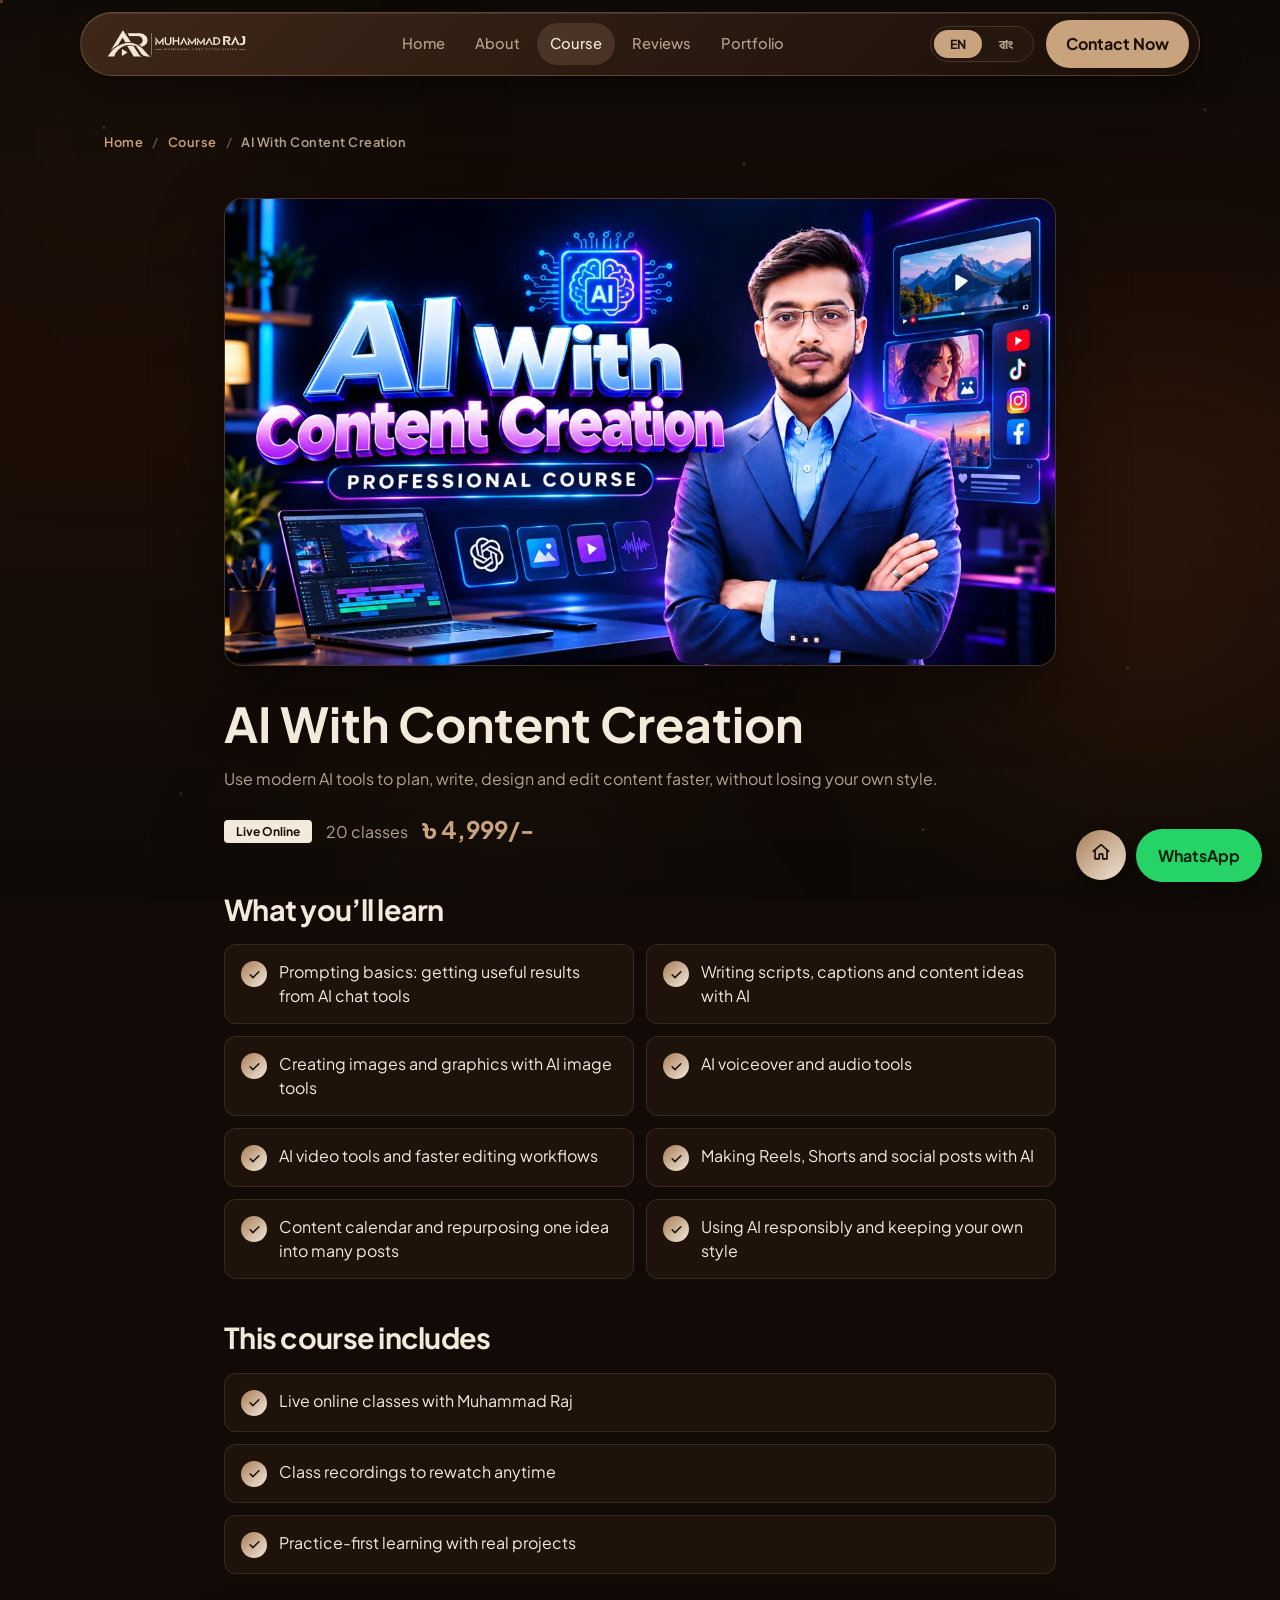
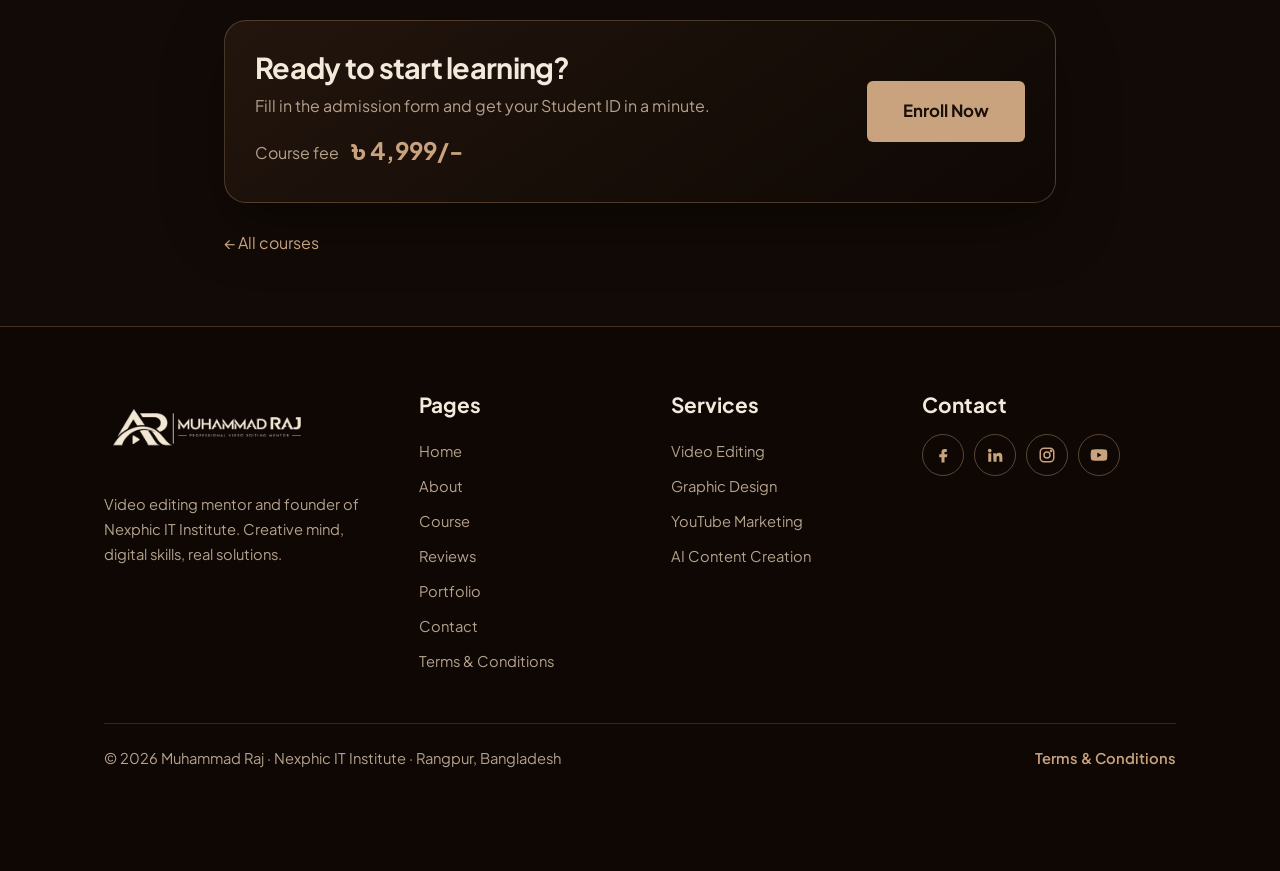
<file: course-ai-content-creation.html>
<!DOCTYPE html>
<html lang="en" data-tbn="এআই দিয়ে কনটেন্ট ক্রিয়েশন | মুহাম্মদ রাজ" data-dbn="আধুনিক এআই টুল দিয়ে কনটেন্ট প্ল্যান, স্ক্রিপ্ট, ডিজাইন ও এডিট করুন আরও দ্রুত, নিজের স্টাইল না হারিয়ে।"><head><meta charset="utf-8">
<meta name="viewport" content="width=device-width, initial-scale=1, viewport-fit=cover">
<title>AI With Content Creation | Muhammad Raj</title>
<meta name="description" content="Use modern AI tools to plan, write, design and edit content faster, without losing your own style.">
<script>document.documentElement.classList.add('js')</script>
<link rel="stylesheet" href="https://fonts.googleapis.com/css2?family=Plus+Jakarta+Sans:wght@400;500;600;700;800&family=Hind+Siliguri:wght@400;500;600;700&display=swap">
<link rel="stylesheet" href="assets/style.css">
</head>
<body>
<div class="bgfx" aria-hidden="true"><i></i><i></i><i></i></div>
<div id="ph"></div>
<div class="cur-ring" aria-hidden="true"><i></i></div><div class="cur-dot" aria-hidden="true"><i></i></div>

<nav id="nav"><div class="mini" role="group" aria-label="Quick menu"><i class="mdot"></i><a class="mi-h" href="index.html"><svg viewBox="0 0 24 24" width="16" height="16" fill="none" stroke="currentColor" stroke-width="1.8" stroke-linecap="round" stroke-linejoin="round"><path d="M3.5 11.2 12 4l8.5 7.2"/><path d="M5.5 10v9.5h4.6v-5.2h3.8v5.2h4.6V10"/></svg><span data-i18n="nh">Home</span></a><span class="sep"></span><a class="mi-c" href="contact.html"><svg viewBox="0 0 24 24" width="15" height="15" fill="none" stroke="currentColor" stroke-width="1.8" stroke-linecap="round" stroke-linejoin="round"><path d="M21 3 10.5 13.5"/><path d="M21 3 14.5 21l-4-7.5L3 9.5Z"/></svg><span data-i18n="nav6">Contact</span></a><span class="sep"></span><button class="mi-m" type="button" aria-label="Open menu"><span data-i18n="nm">Menu</span><svg viewBox="0 0 24 24" width="12" height="12" fill="none" stroke="currentColor" stroke-width="2.2" stroke-linecap="round" stroke-linejoin="round"><path d="m6 9 6 6 6-6"/></svg></button></div><div class="w"><a class="logo" href="index.html" aria-label="Muhammad Raj — Home"><span class="av brandmark"><span class="pic"><img src="assets/ar-muhammad-raj-logo.png" alt="Muhammad Raj — Professional Video Editing Mentor"></span></span></a>
<div class="lk"><a href="index.html" data-i18n="nv1">Home</a><a href="about.html" data-i18n="nv2">About</a><a href="courses.html" aria-current="page" data-i18n="nv3">Course</a><a href="reviews.html" data-i18n="nv4">Reviews</a><a href="portfolio.html" data-i18n="nv6">Portfolio</a></div>
<div class="nr"><div class="lang" data-l="en" role="group" aria-label="Language / ভাষা"><i></i><button type="button" data-l="en" aria-pressed="true">EN</button><button type="button" data-l="bn" aria-pressed="false" lang="bn">বাং</button></div><a class="btn p" href="contact.html" data-i18n="join">Contact Now</a><button class="hb" type="button" aria-label="Menu" aria-expanded="false" aria-controls="mpanel"><i></i><i></i><i></i></button></div></div><div class="mpanel" id="mpanel"><a href="index.html"><span class="mpi"><svg viewBox="0 0 24 24" width="20" height="20" fill="none" stroke="currentColor" stroke-width="1.8" stroke-linecap="round" stroke-linejoin="round"><path d="M3.5 11.2 12 4l8.5 7.2"/><path d="M5.5 10v9.5h4.6v-5.2h3.8v5.2h4.6V10"/></svg></span><span data-i18n="nv1">Home</span></a><a href="about.html"><span class="mpi"><svg viewBox="0 0 24 24" width="22" height="22" fill="none" stroke="currentColor" stroke-width="1.8" stroke-linecap="round" stroke-linejoin="round"><circle cx="12" cy="8" r="3.6"/><path d="M4.5 20c.9-3.8 3.7-5.6 7.5-5.6s6.6 1.8 7.5 5.6"/></svg></span><span data-i18n="nv2">About</span></a><a href="courses.html" aria-current="page"><span class="mpi"><svg viewBox="0 0 24 24" width="22" height="22" fill="none" stroke="currentColor" stroke-width="1.8" stroke-linecap="round" stroke-linejoin="round"><rect x="3" y="5" width="18" height="14" rx="3"/><path d="m10.2 9.2 4.6 2.8-4.6 2.8z"/></svg></span><span data-i18n="nv3">Course</span></a><a href="reviews.html"><span class="mpi"><svg viewBox="0 0 24 24" width="22" height="22" fill="none" stroke="currentColor" stroke-width="1.8" stroke-linecap="round" stroke-linejoin="round"><path d="m12 3.6 2.6 5.3 5.8.8-4.2 4.1 1 5.8L12 16.9l-5.2 2.7 1-5.8-4.2-4.1 5.8-.8z"/></svg></span><span data-i18n="nv4">Reviews</span></a><a href="portfolio.html"><span class="mpi"><svg viewBox="0 0 24 24" width="22" height="22" fill="none" stroke="currentColor" stroke-width="1.8" stroke-linecap="round" stroke-linejoin="round"><rect x="3.5" y="3.5" width="7.5" height="7.5" rx="2"/><rect x="13" y="3.5" width="7.5" height="7.5" rx="2"/><rect x="3.5" y="13" width="7.5" height="7.5" rx="2"/><rect x="13" y="13" width="7.5" height="7.5" rx="2"/></svg></span><span data-i18n="nv6">Portfolio</span></a><a class="mpc" href="contact.html" data-i18n="join">Contact Now</a></div></nav>

<header class="pgh cdh" id="top"><div class="w"><p class="crumb"><a href="index.html" data-i18n="nv1">Home</a><i>/</i><a href="courses.html" data-i18n="nv3">Course</a><i>/</i><span data-i18n="c4">AI With Content Creation</span></p></div></header>
<section class="cdp"><div class="w cdw">
<figure class="cdt up"><img src="assets/course-ai-content-creation.webp" alt="AI With Content Creation" width="1280" height="720" decoding="async"></figure>
<h1 class="up" data-i18n="c4" style="animation-delay:.08s">AI With Content Creation</h1>
<p class="lead up" data-i18n="d6s" style="animation-delay:.14s">Use modern AI tools to plan, write, design and edit content faster, without losing your own style.</p>
<div class="cdm up" style="animation-delay:.2s"><em class="tag" data-i18n="rec">Live Online</em><span data-i18n="cls20">20 classes</span><b class="fee" data-digits>৳ 4,999/-</b></div>
<h2 data-i18n="dwl">What you’ll learn</h2>
<ul class="cdl"><li><span class="ck"><svg viewBox="0 0 24 24" width="18" height="18" fill="none" stroke="currentColor" stroke-width="2.4" stroke-linecap="round" stroke-linejoin="round" aria-hidden="true"><path d="m5 12.5 4.5 4.5L19 7.5"/></svg></span><span data-i18n="d6l1">Prompting basics: getting useful results from AI chat tools</span></li><li><span class="ck"><svg viewBox="0 0 24 24" width="18" height="18" fill="none" stroke="currentColor" stroke-width="2.4" stroke-linecap="round" stroke-linejoin="round" aria-hidden="true"><path d="m5 12.5 4.5 4.5L19 7.5"/></svg></span><span data-i18n="d6l2">Writing scripts, captions and content ideas with AI</span></li><li><span class="ck"><svg viewBox="0 0 24 24" width="18" height="18" fill="none" stroke="currentColor" stroke-width="2.4" stroke-linecap="round" stroke-linejoin="round" aria-hidden="true"><path d="m5 12.5 4.5 4.5L19 7.5"/></svg></span><span data-i18n="d6l3">Creating images and graphics with AI image tools</span></li><li><span class="ck"><svg viewBox="0 0 24 24" width="18" height="18" fill="none" stroke="currentColor" stroke-width="2.4" stroke-linecap="round" stroke-linejoin="round" aria-hidden="true"><path d="m5 12.5 4.5 4.5L19 7.5"/></svg></span><span data-i18n="d6l4">AI voiceover and audio tools</span></li><li><span class="ck"><svg viewBox="0 0 24 24" width="18" height="18" fill="none" stroke="currentColor" stroke-width="2.4" stroke-linecap="round" stroke-linejoin="round" aria-hidden="true"><path d="m5 12.5 4.5 4.5L19 7.5"/></svg></span><span data-i18n="d6l5">AI video tools and faster editing workflows</span></li><li><span class="ck"><svg viewBox="0 0 24 24" width="18" height="18" fill="none" stroke="currentColor" stroke-width="2.4" stroke-linecap="round" stroke-linejoin="round" aria-hidden="true"><path d="m5 12.5 4.5 4.5L19 7.5"/></svg></span><span data-i18n="d6l6">Making Reels, Shorts and social posts with AI</span></li><li><span class="ck"><svg viewBox="0 0 24 24" width="18" height="18" fill="none" stroke="currentColor" stroke-width="2.4" stroke-linecap="round" stroke-linejoin="round" aria-hidden="true"><path d="m5 12.5 4.5 4.5L19 7.5"/></svg></span><span data-i18n="d6l7">Content calendar and repurposing one idea into many posts</span></li><li><span class="ck"><svg viewBox="0 0 24 24" width="18" height="18" fill="none" stroke="currentColor" stroke-width="2.4" stroke-linecap="round" stroke-linejoin="round" aria-hidden="true"><path d="m5 12.5 4.5 4.5L19 7.5"/></svg></span><span data-i18n="d6l8">Using AI responsibly and keeping your own style</span></li></ul>
<h2 data-i18n="dinc">This course includes</h2>
<ul class="cdl cdi"><li><span class="ck"><svg viewBox="0 0 24 24" width="18" height="18" fill="none" stroke="currentColor" stroke-width="2.4" stroke-linecap="round" stroke-linejoin="round" aria-hidden="true"><path d="m5 12.5 4.5 4.5L19 7.5"/></svg></span><span data-i18n="dinc1">Live online classes with Muhammad Raj</span></li><li><span class="ck"><svg viewBox="0 0 24 24" width="18" height="18" fill="none" stroke="currentColor" stroke-width="2.4" stroke-linecap="round" stroke-linejoin="round" aria-hidden="true"><path d="m5 12.5 4.5 4.5L19 7.5"/></svg></span><span data-i18n="dinc2">Class recordings to rewatch anytime</span></li><li><span class="ck"><svg viewBox="0 0 24 24" width="18" height="18" fill="none" stroke="currentColor" stroke-width="2.4" stroke-linecap="round" stroke-linejoin="round" aria-hidden="true"><path d="m5 12.5 4.5 4.5L19 7.5"/></svg></span><span data-i18n="dinc3">Practice-first learning with real projects</span></li></ul>
<div class="cde"><div><h2 data-i18n="dready">Ready to start learning?</h2><p data-i18n="dreadyp">Fill in the admission form and get your Student ID in a minute.</p><div class="cdf"><span data-i18n="dcf">Course fee</span><b class="fee" data-digits>৳ 4,999/-</b></div></div>
<a class="btn p cdb" href="admission.html?course=ai-content-creation" data-i18n="denr">Enroll Now</a></div>
<p class="cdback"><a href="courses.html#courses">← <span data-i18n="dback">All courses</span></a></p>
</div></section>
<footer class="ft"><div class="w"><div class="fg">
<div><a class="fl" href="index.html" aria-label="Muhammad Raj"><img src="assets/ar-muhammad-raj-logo.png" alt="Muhammad Raj" width="2048" height="723"></a><p data-i18n="ft1">Video editing mentor and founder of Nexphic IT Institute. Creative mind, digital skills, real solutions.</p></div>
<div><h4 data-i18n="ftp">Pages</h4><a href="index.html" data-i18n="nv1">Home</a><a href="about.html" data-i18n="nv2">About</a><a href="courses.html" data-i18n="nv3">Course</a><a href="reviews.html" data-i18n="nv4">Reviews</a><a href="portfolio.html" data-i18n="nv6">Portfolio</a><a href="contact.html" data-i18n="nv7">Contact</a><a href="terms.html" data-i18n="lg_ftt">Terms &amp; Conditions</a></div>
<div><h4 data-i18n="fts">Services</h4><a href="#courses" data-i18n="fs1">Video Editing</a><a href="#courses" data-i18n="fs2">Graphic Design</a><a href="#courses" data-i18n="fs3">YouTube Marketing</a><a href="#courses" data-i18n="fs4">AI Content Creation</a></div>
<div><h4 data-i18n="nav6">Contact</h4><div class="soc"><a href="https://www.facebook.com/mdrasel.gv" aria-label="Facebook" target="_blank" rel="noopener"><svg viewBox="0 0 24 24" width="18" height="18" fill="currentColor"><path d="M14 8h3V4h-3a4 4 0 0 0-4 4v3H7v4h3v7h4v-7h3l1-4h-4V8z"/></svg></a><a href="https://www.linkedin.com/in/md-raselve/" aria-label="LinkedIn" target="_blank" rel="noopener"><svg viewBox="0 0 24 24" width="18" height="18" fill="currentColor"><path d="M4.98 3.5a2.5 2.5 0 1 1 0 5 2.5 2.5 0 0 1 0-5zM3 9.5h4V21H3zm6.5 0h3.8v1.6h.1c.5-1 1.8-2 3.7-2 4 0 4.7 2.6 4.7 6V21h-4v-5c0-1.2 0-2.8-1.7-2.8s-2 1.3-2 2.7V21h-4z"/></svg></a><a href="https://www.instagram.com/muhammad_rasel.2/" aria-label="Instagram" target="_blank" rel="noopener"><svg viewBox="0 0 24 24" width="18" height="18" fill="none" stroke="currentColor" stroke-width="2"><rect x="3" y="3" width="18" height="18" rx="5"/><circle cx="12" cy="12" r="4"/><circle cx="17.5" cy="6.5" r=".8" fill="currentColor"/></svg></a><a href="https://www.youtube.com/@Muhammad-Raj2" aria-label="YouTube" target="_blank" rel="noopener"><svg viewBox="0 0 24 24" width="20" height="20" fill="currentColor"><path d="M21.6 7.2a2.5 2.5 0 0 0-1.8-1.8C18.2 5 12 5 12 5s-6.200 0-7.800.4A2.500 2.500 0 0 0 2.400 7.200C2 8.800 2 12 2 12s0 3.200.4 4.800a2.500 2.500 0 0 0 1.800 1.800C5.800 19 12 19 12 19s6.200 0 7.800-.4a2.500 2.500 0 0 0 1.800-1.800c.4-1.600.4-4.800.4-4.800s0-3.200-.4-4.800zM10 15V9l5 3z"/></svg></a></div></div>
</div><div class="ftb"><span data-i18n="foot">© 2026 Muhammad Raj · Nexphic IT Institute · Rangpur, Bangladesh</span><a href="terms.html" data-i18n="lg_ftt">Terms &amp; Conditions</a></div></div></footer>
<div class="fab"><a class="hm" href="index.html" aria-label="Home" title="Home"><svg viewBox="0 0 24 24" width="20" height="20" fill="none" stroke="currentColor" stroke-width="1.8" stroke-linecap="round" stroke-linejoin="round"><path d="M3.5 11.2 12 4l8.5 7.2"/><path d="M5.5 10v9.5h4.6v-5.2h3.8v5.2h4.6V10"/></svg></a><a class="wa" href="https://wa.me/8801861864027" aria-label="Message on WhatsApp" data-i18n="waf">WhatsApp</a></div>

<script src="assets/course-data.js"></script>
<script src="assets/legal.js"></script>
<script src="assets/main.js"></script>
<script src="assets/showcase.js"></script>
</body></html>
</file>
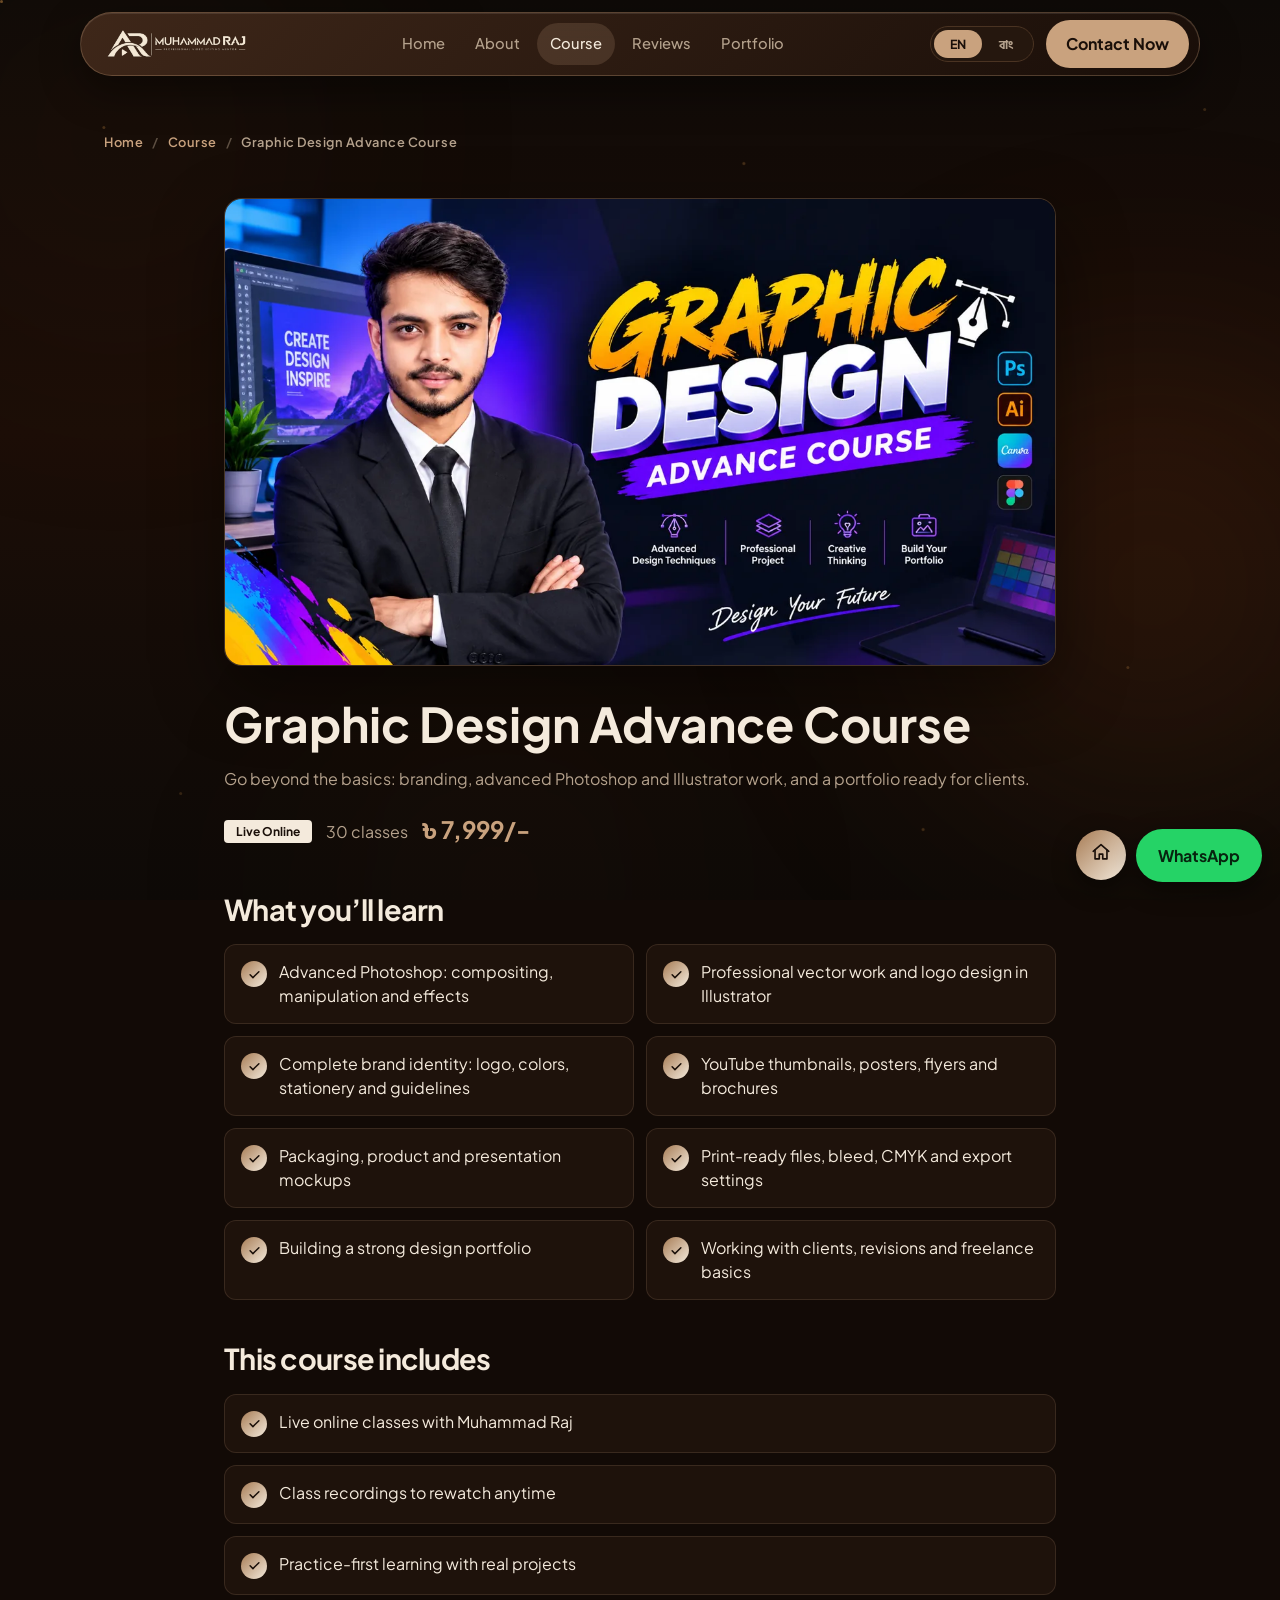
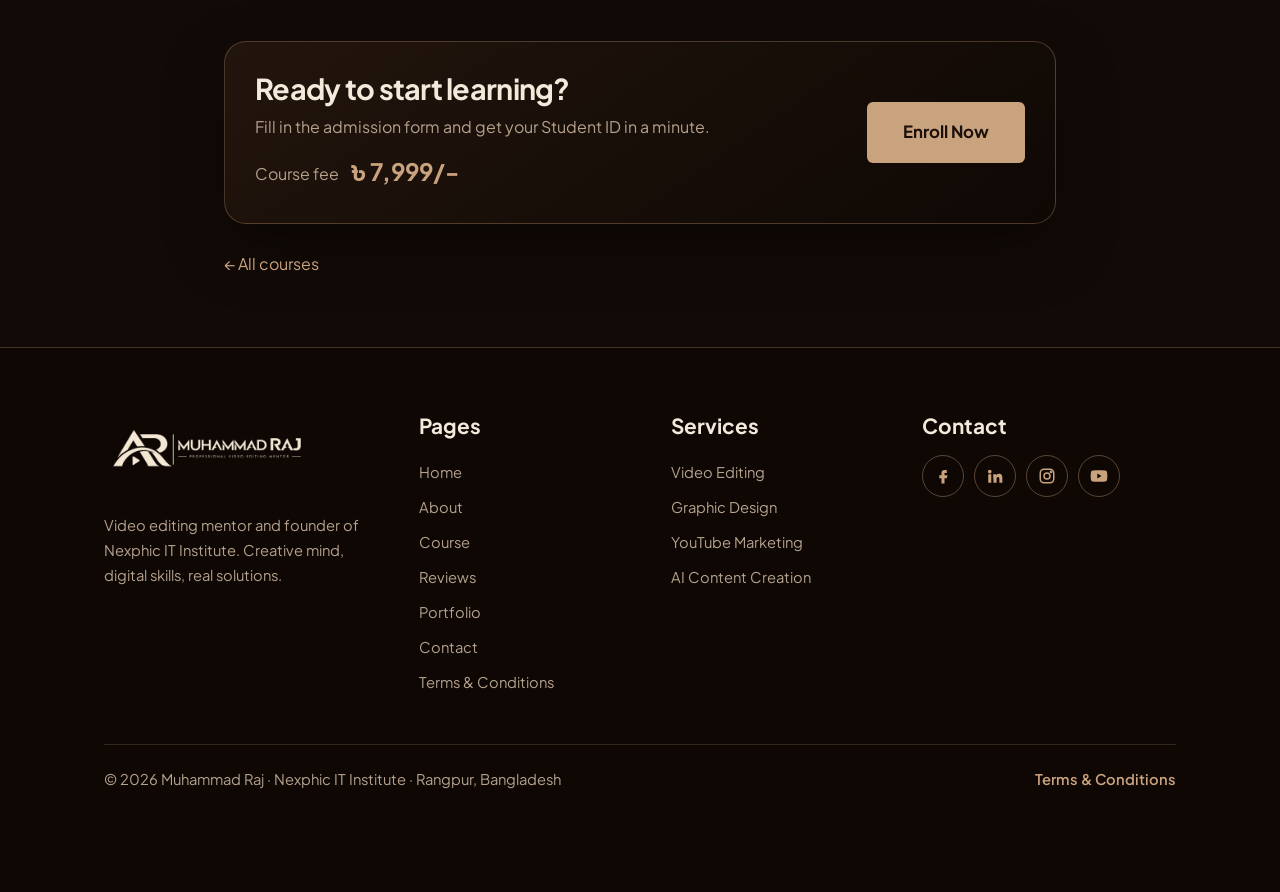
<file: course-graphic-design-advance.html>
<!DOCTYPE html>
<html lang="en" data-tbn="গ্রাফিক ডিজাইন অ্যাডভান্স কোর্স | মুহাম্মদ রাজ" data-dbn="বেসিকের পরের ধাপ: ব্র্যান্ডিং, অ্যাডভান্স ফটোশপ ও ইলাস্ট্রেটরের কাজ এবং ক্লায়েন্টের জন্য তৈরি পোর্টফোলিও।"><head><meta charset="utf-8">
<meta name="viewport" content="width=device-width, initial-scale=1, viewport-fit=cover">
<title>Graphic Design Advance Course | Muhammad Raj</title>
<meta name="description" content="Go beyond the basics: branding, advanced Photoshop and Illustrator work, and a portfolio ready for clients.">
<script>document.documentElement.classList.add('js')</script>
<link rel="stylesheet" href="https://fonts.googleapis.com/css2?family=Plus+Jakarta+Sans:wght@400;500;600;700;800&family=Hind+Siliguri:wght@400;500;600;700&display=swap">
<link rel="stylesheet" href="assets/style.css">
</head>
<body>
<div class="bgfx" aria-hidden="true"><i></i><i></i><i></i></div>
<div id="ph"></div>
<div class="cur-ring" aria-hidden="true"><i></i></div><div class="cur-dot" aria-hidden="true"><i></i></div>

<nav id="nav"><div class="mini" role="group" aria-label="Quick menu"><i class="mdot"></i><a class="mi-h" href="index.html"><svg viewBox="0 0 24 24" width="16" height="16" fill="none" stroke="currentColor" stroke-width="1.8" stroke-linecap="round" stroke-linejoin="round"><path d="M3.5 11.2 12 4l8.5 7.2"/><path d="M5.5 10v9.5h4.6v-5.2h3.8v5.2h4.6V10"/></svg><span data-i18n="nh">Home</span></a><span class="sep"></span><a class="mi-c" href="contact.html"><svg viewBox="0 0 24 24" width="15" height="15" fill="none" stroke="currentColor" stroke-width="1.8" stroke-linecap="round" stroke-linejoin="round"><path d="M21 3 10.5 13.5"/><path d="M21 3 14.5 21l-4-7.5L3 9.5Z"/></svg><span data-i18n="nav6">Contact</span></a><span class="sep"></span><button class="mi-m" type="button" aria-label="Open menu"><span data-i18n="nm">Menu</span><svg viewBox="0 0 24 24" width="12" height="12" fill="none" stroke="currentColor" stroke-width="2.2" stroke-linecap="round" stroke-linejoin="round"><path d="m6 9 6 6 6-6"/></svg></button></div><div class="w"><a class="logo" href="index.html" aria-label="Muhammad Raj — Home"><span class="av brandmark"><span class="pic"><img src="assets/ar-muhammad-raj-logo.png" alt="Muhammad Raj — Professional Video Editing Mentor"></span></span></a>
<div class="lk"><a href="index.html" data-i18n="nv1">Home</a><a href="about.html" data-i18n="nv2">About</a><a href="courses.html" aria-current="page" data-i18n="nv3">Course</a><a href="reviews.html" data-i18n="nv4">Reviews</a><a href="portfolio.html" data-i18n="nv6">Portfolio</a></div>
<div class="nr"><div class="lang" data-l="en" role="group" aria-label="Language / ভাষা"><i></i><button type="button" data-l="en" aria-pressed="true">EN</button><button type="button" data-l="bn" aria-pressed="false" lang="bn">বাং</button></div><a class="btn p" href="contact.html" data-i18n="join">Contact Now</a><button class="hb" type="button" aria-label="Menu" aria-expanded="false" aria-controls="mpanel"><i></i><i></i><i></i></button></div></div><div class="mpanel" id="mpanel"><a href="index.html"><span class="mpi"><svg viewBox="0 0 24 24" width="20" height="20" fill="none" stroke="currentColor" stroke-width="1.8" stroke-linecap="round" stroke-linejoin="round"><path d="M3.5 11.2 12 4l8.5 7.2"/><path d="M5.5 10v9.5h4.6v-5.2h3.8v5.2h4.6V10"/></svg></span><span data-i18n="nv1">Home</span></a><a href="about.html"><span class="mpi"><svg viewBox="0 0 24 24" width="22" height="22" fill="none" stroke="currentColor" stroke-width="1.8" stroke-linecap="round" stroke-linejoin="round"><circle cx="12" cy="8" r="3.6"/><path d="M4.5 20c.9-3.8 3.7-5.6 7.5-5.6s6.6 1.8 7.5 5.6"/></svg></span><span data-i18n="nv2">About</span></a><a href="courses.html" aria-current="page"><span class="mpi"><svg viewBox="0 0 24 24" width="22" height="22" fill="none" stroke="currentColor" stroke-width="1.8" stroke-linecap="round" stroke-linejoin="round"><rect x="3" y="5" width="18" height="14" rx="3"/><path d="m10.2 9.2 4.6 2.8-4.6 2.8z"/></svg></span><span data-i18n="nv3">Course</span></a><a href="reviews.html"><span class="mpi"><svg viewBox="0 0 24 24" width="22" height="22" fill="none" stroke="currentColor" stroke-width="1.8" stroke-linecap="round" stroke-linejoin="round"><path d="m12 3.6 2.6 5.3 5.8.8-4.2 4.1 1 5.8L12 16.9l-5.2 2.7 1-5.8-4.2-4.1 5.8-.8z"/></svg></span><span data-i18n="nv4">Reviews</span></a><a href="portfolio.html"><span class="mpi"><svg viewBox="0 0 24 24" width="22" height="22" fill="none" stroke="currentColor" stroke-width="1.8" stroke-linecap="round" stroke-linejoin="round"><rect x="3.5" y="3.5" width="7.5" height="7.5" rx="2"/><rect x="13" y="3.5" width="7.5" height="7.5" rx="2"/><rect x="3.5" y="13" width="7.5" height="7.5" rx="2"/><rect x="13" y="13" width="7.5" height="7.5" rx="2"/></svg></span><span data-i18n="nv6">Portfolio</span></a><a class="mpc" href="contact.html" data-i18n="join">Contact Now</a></div></nav>

<header class="pgh cdh" id="top"><div class="w"><p class="crumb"><a href="index.html" data-i18n="nv1">Home</a><i>/</i><a href="courses.html" data-i18n="nv3">Course</a><i>/</i><span data-i18n="pc4">Graphic Design Advance Course</span></p></div></header>
<section class="cdp"><div class="w cdw">
<figure class="cdt up"><img src="assets/course-graphic-design-advance.webp" alt="Graphic Design Advance Course" width="1280" height="720" decoding="async"></figure>
<h1 class="up" data-i18n="pc4" style="animation-delay:.08s">Graphic Design Advance Course</h1>
<p class="lead up" data-i18n="d4s" style="animation-delay:.14s">Go beyond the basics: branding, advanced Photoshop and Illustrator work, and a portfolio ready for clients.</p>
<div class="cdm up" style="animation-delay:.2s"><em class="tag" data-i18n="rec">Live Online</em><span data-i18n="cls30">30 classes</span><b class="fee" data-digits>৳ 7,999/-</b></div>
<h2 data-i18n="dwl">What you’ll learn</h2>
<ul class="cdl"><li><span class="ck"><svg viewBox="0 0 24 24" width="18" height="18" fill="none" stroke="currentColor" stroke-width="2.4" stroke-linecap="round" stroke-linejoin="round" aria-hidden="true"><path d="m5 12.5 4.5 4.5L19 7.5"/></svg></span><span data-i18n="d4l1">Advanced Photoshop: compositing, manipulation and effects</span></li><li><span class="ck"><svg viewBox="0 0 24 24" width="18" height="18" fill="none" stroke="currentColor" stroke-width="2.4" stroke-linecap="round" stroke-linejoin="round" aria-hidden="true"><path d="m5 12.5 4.5 4.5L19 7.5"/></svg></span><span data-i18n="d4l2">Professional vector work and logo design in Illustrator</span></li><li><span class="ck"><svg viewBox="0 0 24 24" width="18" height="18" fill="none" stroke="currentColor" stroke-width="2.4" stroke-linecap="round" stroke-linejoin="round" aria-hidden="true"><path d="m5 12.5 4.5 4.5L19 7.5"/></svg></span><span data-i18n="d4l3">Complete brand identity: logo, colors, stationery and guidelines</span></li><li><span class="ck"><svg viewBox="0 0 24 24" width="18" height="18" fill="none" stroke="currentColor" stroke-width="2.4" stroke-linecap="round" stroke-linejoin="round" aria-hidden="true"><path d="m5 12.5 4.5 4.5L19 7.5"/></svg></span><span data-i18n="d4l4">YouTube thumbnails, posters, flyers and brochures</span></li><li><span class="ck"><svg viewBox="0 0 24 24" width="18" height="18" fill="none" stroke="currentColor" stroke-width="2.4" stroke-linecap="round" stroke-linejoin="round" aria-hidden="true"><path d="m5 12.5 4.5 4.5L19 7.5"/></svg></span><span data-i18n="d4l5">Packaging, product and presentation mockups</span></li><li><span class="ck"><svg viewBox="0 0 24 24" width="18" height="18" fill="none" stroke="currentColor" stroke-width="2.4" stroke-linecap="round" stroke-linejoin="round" aria-hidden="true"><path d="m5 12.5 4.5 4.5L19 7.5"/></svg></span><span data-i18n="d4l6">Print-ready files, bleed, CMYK and export settings</span></li><li><span class="ck"><svg viewBox="0 0 24 24" width="18" height="18" fill="none" stroke="currentColor" stroke-width="2.4" stroke-linecap="round" stroke-linejoin="round" aria-hidden="true"><path d="m5 12.5 4.5 4.5L19 7.5"/></svg></span><span data-i18n="d4l7">Building a strong design portfolio</span></li><li><span class="ck"><svg viewBox="0 0 24 24" width="18" height="18" fill="none" stroke="currentColor" stroke-width="2.4" stroke-linecap="round" stroke-linejoin="round" aria-hidden="true"><path d="m5 12.5 4.5 4.5L19 7.5"/></svg></span><span data-i18n="d4l8">Working with clients, revisions and freelance basics</span></li></ul>
<h2 data-i18n="dinc">This course includes</h2>
<ul class="cdl cdi"><li><span class="ck"><svg viewBox="0 0 24 24" width="18" height="18" fill="none" stroke="currentColor" stroke-width="2.4" stroke-linecap="round" stroke-linejoin="round" aria-hidden="true"><path d="m5 12.5 4.5 4.5L19 7.5"/></svg></span><span data-i18n="dinc1">Live online classes with Muhammad Raj</span></li><li><span class="ck"><svg viewBox="0 0 24 24" width="18" height="18" fill="none" stroke="currentColor" stroke-width="2.4" stroke-linecap="round" stroke-linejoin="round" aria-hidden="true"><path d="m5 12.5 4.5 4.5L19 7.5"/></svg></span><span data-i18n="dinc2">Class recordings to rewatch anytime</span></li><li><span class="ck"><svg viewBox="0 0 24 24" width="18" height="18" fill="none" stroke="currentColor" stroke-width="2.4" stroke-linecap="round" stroke-linejoin="round" aria-hidden="true"><path d="m5 12.5 4.5 4.5L19 7.5"/></svg></span><span data-i18n="dinc3">Practice-first learning with real projects</span></li></ul>
<div class="cde"><div><h2 data-i18n="dready">Ready to start learning?</h2><p data-i18n="dreadyp">Fill in the admission form and get your Student ID in a minute.</p><div class="cdf"><span data-i18n="dcf">Course fee</span><b class="fee" data-digits>৳ 7,999/-</b></div></div>
<a class="btn p cdb" href="admission.html?course=graphic-design-advance" data-i18n="denr">Enroll Now</a></div>
<p class="cdback"><a href="courses.html#courses">← <span data-i18n="dback">All courses</span></a></p>
</div></section>
<footer class="ft"><div class="w"><div class="fg">
<div><a class="fl" href="index.html" aria-label="Muhammad Raj"><img src="assets/ar-muhammad-raj-logo.png" alt="Muhammad Raj" width="2048" height="723"></a><p data-i18n="ft1">Video editing mentor and founder of Nexphic IT Institute. Creative mind, digital skills, real solutions.</p></div>
<div><h4 data-i18n="ftp">Pages</h4><a href="index.html" data-i18n="nv1">Home</a><a href="about.html" data-i18n="nv2">About</a><a href="courses.html" data-i18n="nv3">Course</a><a href="reviews.html" data-i18n="nv4">Reviews</a><a href="portfolio.html" data-i18n="nv6">Portfolio</a><a href="contact.html" data-i18n="nv7">Contact</a><a href="terms.html" data-i18n="lg_ftt">Terms &amp; Conditions</a></div>
<div><h4 data-i18n="fts">Services</h4><a href="#courses" data-i18n="fs1">Video Editing</a><a href="#courses" data-i18n="fs2">Graphic Design</a><a href="#courses" data-i18n="fs3">YouTube Marketing</a><a href="#courses" data-i18n="fs4">AI Content Creation</a></div>
<div><h4 data-i18n="nav6">Contact</h4><div class="soc"><a href="https://www.facebook.com/mdrasel.gv" aria-label="Facebook" target="_blank" rel="noopener"><svg viewBox="0 0 24 24" width="18" height="18" fill="currentColor"><path d="M14 8h3V4h-3a4 4 0 0 0-4 4v3H7v4h3v7h4v-7h3l1-4h-4V8z"/></svg></a><a href="https://www.linkedin.com/in/md-raselve/" aria-label="LinkedIn" target="_blank" rel="noopener"><svg viewBox="0 0 24 24" width="18" height="18" fill="currentColor"><path d="M4.98 3.5a2.5 2.5 0 1 1 0 5 2.5 2.5 0 0 1 0-5zM3 9.5h4V21H3zm6.5 0h3.8v1.6h.1c.5-1 1.8-2 3.7-2 4 0 4.7 2.6 4.7 6V21h-4v-5c0-1.2 0-2.8-1.7-2.8s-2 1.3-2 2.7V21h-4z"/></svg></a><a href="https://www.instagram.com/muhammad_rasel.2/" aria-label="Instagram" target="_blank" rel="noopener"><svg viewBox="0 0 24 24" width="18" height="18" fill="none" stroke="currentColor" stroke-width="2"><rect x="3" y="3" width="18" height="18" rx="5"/><circle cx="12" cy="12" r="4"/><circle cx="17.5" cy="6.5" r=".8" fill="currentColor"/></svg></a><a href="https://www.youtube.com/@Muhammad-Raj2" aria-label="YouTube" target="_blank" rel="noopener"><svg viewBox="0 0 24 24" width="20" height="20" fill="currentColor"><path d="M21.6 7.2a2.5 2.5 0 0 0-1.8-1.8C18.2 5 12 5 12 5s-6.200 0-7.800.4A2.500 2.500 0 0 0 2.400 7.200C2 8.800 2 12 2 12s0 3.200.4 4.800a2.500 2.500 0 0 0 1.800 1.800C5.800 19 12 19 12 19s6.200 0 7.800-.4a2.500 2.500 0 0 0 1.800-1.800c.4-1.600.4-4.800.4-4.800s0-3.200-.4-4.800zM10 15V9l5 3z"/></svg></a></div></div>
</div><div class="ftb"><span data-i18n="foot">© 2026 Muhammad Raj · Nexphic IT Institute · Rangpur, Bangladesh</span><a href="terms.html" data-i18n="lg_ftt">Terms &amp; Conditions</a></div></div></footer>
<div class="fab"><a class="hm" href="index.html" aria-label="Home" title="Home"><svg viewBox="0 0 24 24" width="20" height="20" fill="none" stroke="currentColor" stroke-width="1.8" stroke-linecap="round" stroke-linejoin="round"><path d="M3.5 11.2 12 4l8.5 7.2"/><path d="M5.5 10v9.5h4.6v-5.2h3.8v5.2h4.6V10"/></svg></a><a class="wa" href="https://wa.me/8801861864027" aria-label="Message on WhatsApp" data-i18n="waf">WhatsApp</a></div>

<script src="assets/course-data.js"></script>
<script src="assets/legal.js"></script>
<script src="assets/main.js"></script>
<script src="assets/showcase.js"></script>
</body></html>
</file>
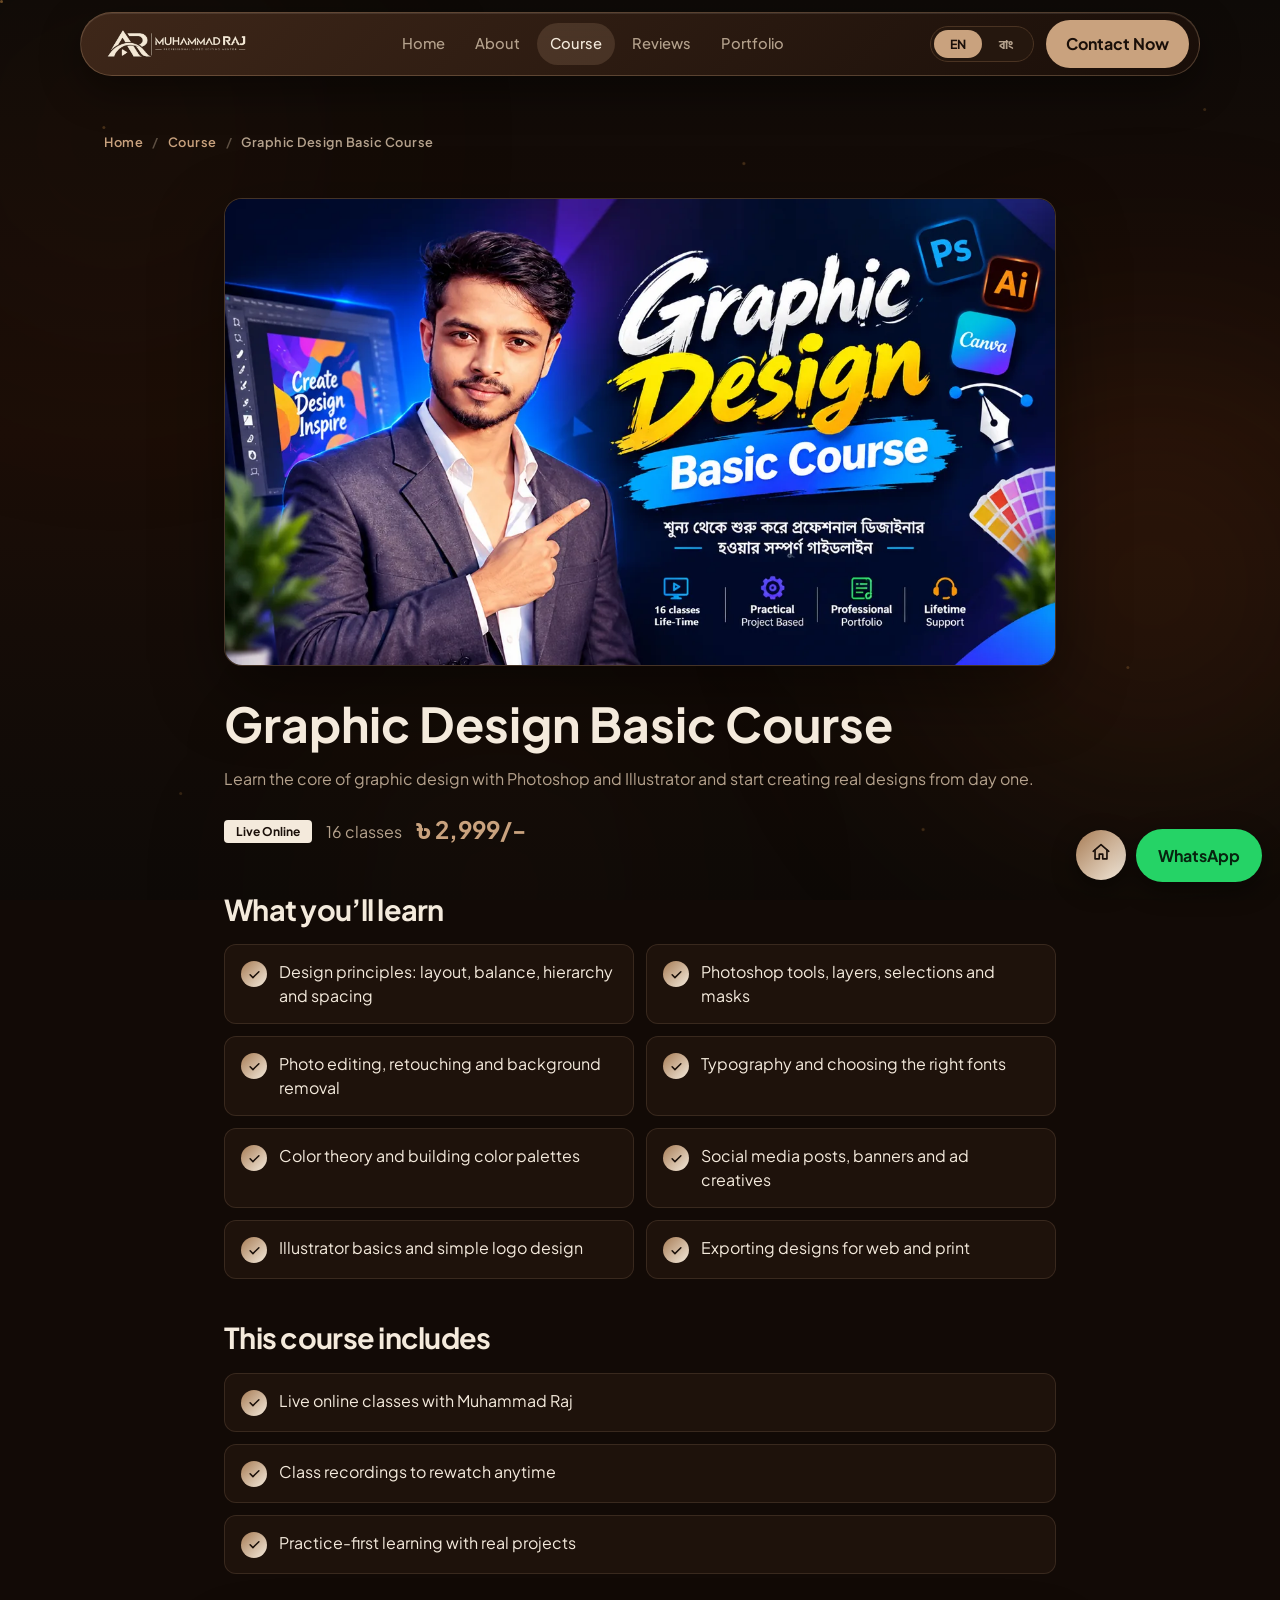
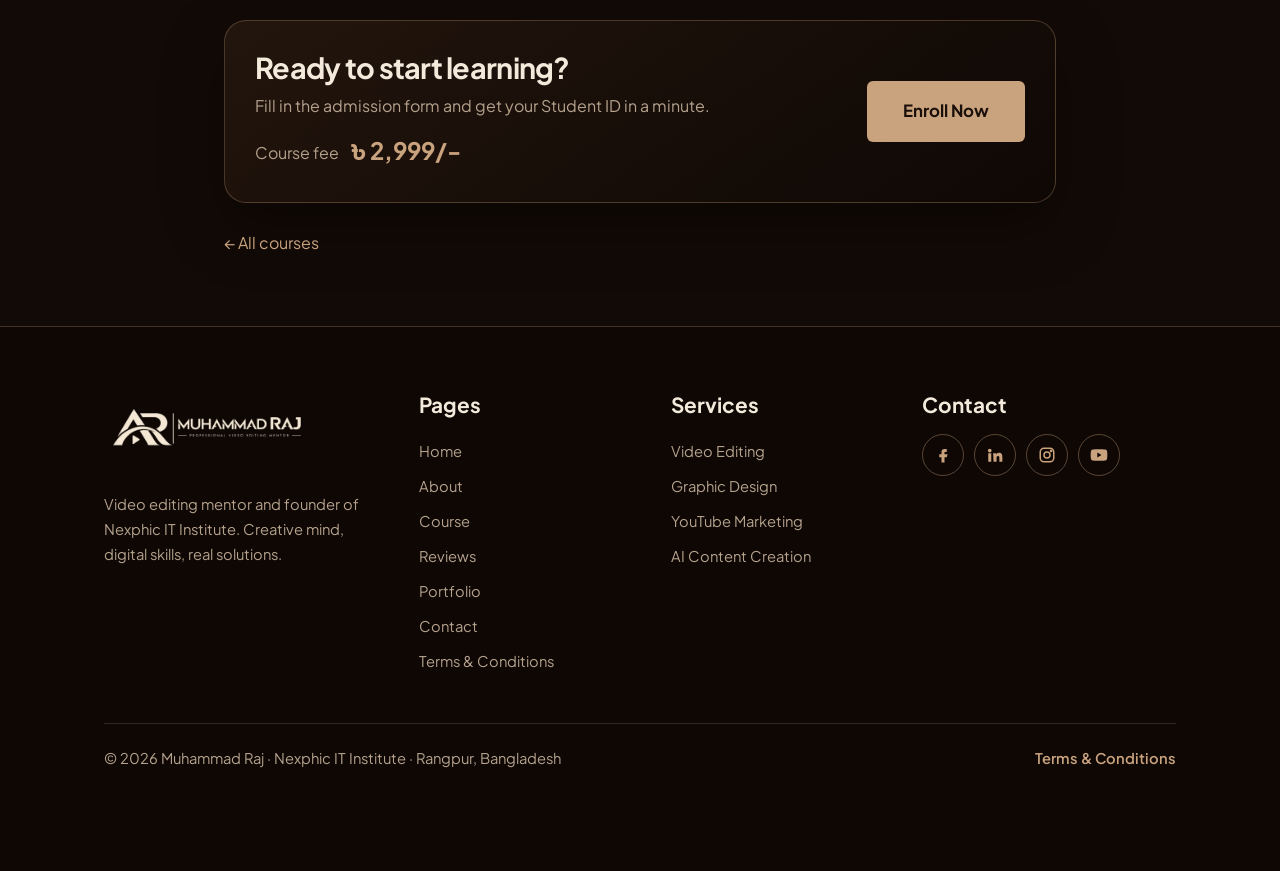
<file: course-graphic-design-basic.html>
<!DOCTYPE html>
<html lang="en" data-tbn="গ্রাফিক ডিজাইন বেসিক কোর্স | মুহাম্মদ রাজ" data-dbn="ফটোশপ ও ইলাস্ট্রেটরে গ্রাফিক ডিজাইনের মূল ভিত্তি শিখুন এবং প্রথম দিন থেকেই আসল ডিজাইন বানানো শুরু করুন।"><head><meta charset="utf-8">
<meta name="viewport" content="width=device-width, initial-scale=1, viewport-fit=cover">
<title>Graphic Design Basic Course | Muhammad Raj</title>
<meta name="description" content="Learn the core of graphic design with Photoshop and Illustrator and start creating real designs from day one.">
<script>document.documentElement.classList.add('js')</script>
<link rel="stylesheet" href="https://fonts.googleapis.com/css2?family=Plus+Jakarta+Sans:wght@400;500;600;700;800&family=Hind+Siliguri:wght@400;500;600;700&display=swap">
<link rel="stylesheet" href="assets/style.css">
</head>
<body>
<div class="bgfx" aria-hidden="true"><i></i><i></i><i></i></div>
<div id="ph"></div>
<div class="cur-ring" aria-hidden="true"><i></i></div><div class="cur-dot" aria-hidden="true"><i></i></div>

<nav id="nav"><div class="mini" role="group" aria-label="Quick menu"><i class="mdot"></i><a class="mi-h" href="index.html"><svg viewBox="0 0 24 24" width="16" height="16" fill="none" stroke="currentColor" stroke-width="1.8" stroke-linecap="round" stroke-linejoin="round"><path d="M3.5 11.2 12 4l8.5 7.2"/><path d="M5.5 10v9.5h4.6v-5.2h3.8v5.2h4.6V10"/></svg><span data-i18n="nh">Home</span></a><span class="sep"></span><a class="mi-c" href="contact.html"><svg viewBox="0 0 24 24" width="15" height="15" fill="none" stroke="currentColor" stroke-width="1.8" stroke-linecap="round" stroke-linejoin="round"><path d="M21 3 10.5 13.5"/><path d="M21 3 14.5 21l-4-7.5L3 9.5Z"/></svg><span data-i18n="nav6">Contact</span></a><span class="sep"></span><button class="mi-m" type="button" aria-label="Open menu"><span data-i18n="nm">Menu</span><svg viewBox="0 0 24 24" width="12" height="12" fill="none" stroke="currentColor" stroke-width="2.2" stroke-linecap="round" stroke-linejoin="round"><path d="m6 9 6 6 6-6"/></svg></button></div><div class="w"><a class="logo" href="index.html" aria-label="Muhammad Raj — Home"><span class="av brandmark"><span class="pic"><img src="assets/ar-muhammad-raj-logo.png" alt="Muhammad Raj — Professional Video Editing Mentor"></span></span></a>
<div class="lk"><a href="index.html" data-i18n="nv1">Home</a><a href="about.html" data-i18n="nv2">About</a><a href="courses.html" aria-current="page" data-i18n="nv3">Course</a><a href="reviews.html" data-i18n="nv4">Reviews</a><a href="portfolio.html" data-i18n="nv6">Portfolio</a></div>
<div class="nr"><div class="lang" data-l="en" role="group" aria-label="Language / ভাষা"><i></i><button type="button" data-l="en" aria-pressed="true">EN</button><button type="button" data-l="bn" aria-pressed="false" lang="bn">বাং</button></div><a class="btn p" href="contact.html" data-i18n="join">Contact Now</a><button class="hb" type="button" aria-label="Menu" aria-expanded="false" aria-controls="mpanel"><i></i><i></i><i></i></button></div></div><div class="mpanel" id="mpanel"><a href="index.html"><span class="mpi"><svg viewBox="0 0 24 24" width="20" height="20" fill="none" stroke="currentColor" stroke-width="1.8" stroke-linecap="round" stroke-linejoin="round"><path d="M3.5 11.2 12 4l8.5 7.2"/><path d="M5.5 10v9.5h4.6v-5.2h3.8v5.2h4.6V10"/></svg></span><span data-i18n="nv1">Home</span></a><a href="about.html"><span class="mpi"><svg viewBox="0 0 24 24" width="22" height="22" fill="none" stroke="currentColor" stroke-width="1.8" stroke-linecap="round" stroke-linejoin="round"><circle cx="12" cy="8" r="3.6"/><path d="M4.5 20c.9-3.8 3.7-5.6 7.5-5.6s6.6 1.8 7.5 5.6"/></svg></span><span data-i18n="nv2">About</span></a><a href="courses.html" aria-current="page"><span class="mpi"><svg viewBox="0 0 24 24" width="22" height="22" fill="none" stroke="currentColor" stroke-width="1.8" stroke-linecap="round" stroke-linejoin="round"><rect x="3" y="5" width="18" height="14" rx="3"/><path d="m10.2 9.2 4.6 2.8-4.6 2.8z"/></svg></span><span data-i18n="nv3">Course</span></a><a href="reviews.html"><span class="mpi"><svg viewBox="0 0 24 24" width="22" height="22" fill="none" stroke="currentColor" stroke-width="1.8" stroke-linecap="round" stroke-linejoin="round"><path d="m12 3.6 2.6 5.3 5.8.8-4.2 4.1 1 5.8L12 16.9l-5.2 2.7 1-5.8-4.2-4.1 5.8-.8z"/></svg></span><span data-i18n="nv4">Reviews</span></a><a href="portfolio.html"><span class="mpi"><svg viewBox="0 0 24 24" width="22" height="22" fill="none" stroke="currentColor" stroke-width="1.8" stroke-linecap="round" stroke-linejoin="round"><rect x="3.5" y="3.5" width="7.5" height="7.5" rx="2"/><rect x="13" y="3.5" width="7.5" height="7.5" rx="2"/><rect x="3.5" y="13" width="7.5" height="7.5" rx="2"/><rect x="13" y="13" width="7.5" height="7.5" rx="2"/></svg></span><span data-i18n="nv6">Portfolio</span></a><a class="mpc" href="contact.html" data-i18n="join">Contact Now</a></div></nav>

<header class="pgh cdh" id="top"><div class="w"><p class="crumb"><a href="index.html" data-i18n="nv1">Home</a><i>/</i><a href="courses.html" data-i18n="nv3">Course</a><i>/</i><span data-i18n="pc3">Graphic Design Basic Course</span></p></div></header>
<section class="cdp"><div class="w cdw">
<figure class="cdt up"><img src="assets/course-graphic-design-basic.webp" alt="Graphic Design Basic Course" width="1280" height="720" decoding="async"></figure>
<h1 class="up" data-i18n="pc3" style="animation-delay:.08s">Graphic Design Basic Course</h1>
<p class="lead up" data-i18n="d3s" style="animation-delay:.14s">Learn the core of graphic design with Photoshop and Illustrator and start creating real designs from day one.</p>
<div class="cdm up" style="animation-delay:.2s"><em class="tag" data-i18n="rec">Live Online</em><span data-i18n="cls16">16 classes</span><b class="fee" data-digits>৳ 2,999/-</b></div>
<h2 data-i18n="dwl">What you’ll learn</h2>
<ul class="cdl"><li><span class="ck"><svg viewBox="0 0 24 24" width="18" height="18" fill="none" stroke="currentColor" stroke-width="2.4" stroke-linecap="round" stroke-linejoin="round" aria-hidden="true"><path d="m5 12.5 4.5 4.5L19 7.5"/></svg></span><span data-i18n="d3l1">Design principles: layout, balance, hierarchy and spacing</span></li><li><span class="ck"><svg viewBox="0 0 24 24" width="18" height="18" fill="none" stroke="currentColor" stroke-width="2.4" stroke-linecap="round" stroke-linejoin="round" aria-hidden="true"><path d="m5 12.5 4.5 4.5L19 7.5"/></svg></span><span data-i18n="d3l2">Photoshop tools, layers, selections and masks</span></li><li><span class="ck"><svg viewBox="0 0 24 24" width="18" height="18" fill="none" stroke="currentColor" stroke-width="2.4" stroke-linecap="round" stroke-linejoin="round" aria-hidden="true"><path d="m5 12.5 4.5 4.5L19 7.5"/></svg></span><span data-i18n="d3l3">Photo editing, retouching and background removal</span></li><li><span class="ck"><svg viewBox="0 0 24 24" width="18" height="18" fill="none" stroke="currentColor" stroke-width="2.4" stroke-linecap="round" stroke-linejoin="round" aria-hidden="true"><path d="m5 12.5 4.5 4.5L19 7.5"/></svg></span><span data-i18n="d3l4">Typography and choosing the right fonts</span></li><li><span class="ck"><svg viewBox="0 0 24 24" width="18" height="18" fill="none" stroke="currentColor" stroke-width="2.4" stroke-linecap="round" stroke-linejoin="round" aria-hidden="true"><path d="m5 12.5 4.5 4.5L19 7.5"/></svg></span><span data-i18n="d3l5">Color theory and building color palettes</span></li><li><span class="ck"><svg viewBox="0 0 24 24" width="18" height="18" fill="none" stroke="currentColor" stroke-width="2.4" stroke-linecap="round" stroke-linejoin="round" aria-hidden="true"><path d="m5 12.5 4.5 4.5L19 7.5"/></svg></span><span data-i18n="d3l6">Social media posts, banners and ad creatives</span></li><li><span class="ck"><svg viewBox="0 0 24 24" width="18" height="18" fill="none" stroke="currentColor" stroke-width="2.4" stroke-linecap="round" stroke-linejoin="round" aria-hidden="true"><path d="m5 12.5 4.5 4.5L19 7.5"/></svg></span><span data-i18n="d3l7">Illustrator basics and simple logo design</span></li><li><span class="ck"><svg viewBox="0 0 24 24" width="18" height="18" fill="none" stroke="currentColor" stroke-width="2.4" stroke-linecap="round" stroke-linejoin="round" aria-hidden="true"><path d="m5 12.5 4.5 4.5L19 7.5"/></svg></span><span data-i18n="d3l8">Exporting designs for web and print</span></li></ul>
<h2 data-i18n="dinc">This course includes</h2>
<ul class="cdl cdi"><li><span class="ck"><svg viewBox="0 0 24 24" width="18" height="18" fill="none" stroke="currentColor" stroke-width="2.4" stroke-linecap="round" stroke-linejoin="round" aria-hidden="true"><path d="m5 12.5 4.5 4.5L19 7.5"/></svg></span><span data-i18n="dinc1">Live online classes with Muhammad Raj</span></li><li><span class="ck"><svg viewBox="0 0 24 24" width="18" height="18" fill="none" stroke="currentColor" stroke-width="2.4" stroke-linecap="round" stroke-linejoin="round" aria-hidden="true"><path d="m5 12.5 4.5 4.5L19 7.5"/></svg></span><span data-i18n="dinc2">Class recordings to rewatch anytime</span></li><li><span class="ck"><svg viewBox="0 0 24 24" width="18" height="18" fill="none" stroke="currentColor" stroke-width="2.4" stroke-linecap="round" stroke-linejoin="round" aria-hidden="true"><path d="m5 12.5 4.5 4.5L19 7.5"/></svg></span><span data-i18n="dinc3">Practice-first learning with real projects</span></li></ul>
<div class="cde"><div><h2 data-i18n="dready">Ready to start learning?</h2><p data-i18n="dreadyp">Fill in the admission form and get your Student ID in a minute.</p><div class="cdf"><span data-i18n="dcf">Course fee</span><b class="fee" data-digits>৳ 2,999/-</b></div></div>
<a class="btn p cdb" href="admission.html?course=graphic-design-basic" data-i18n="denr">Enroll Now</a></div>
<p class="cdback"><a href="courses.html#courses">← <span data-i18n="dback">All courses</span></a></p>
</div></section>
<footer class="ft"><div class="w"><div class="fg">
<div><a class="fl" href="index.html" aria-label="Muhammad Raj"><img src="assets/ar-muhammad-raj-logo.png" alt="Muhammad Raj" width="2048" height="723"></a><p data-i18n="ft1">Video editing mentor and founder of Nexphic IT Institute. Creative mind, digital skills, real solutions.</p></div>
<div><h4 data-i18n="ftp">Pages</h4><a href="index.html" data-i18n="nv1">Home</a><a href="about.html" data-i18n="nv2">About</a><a href="courses.html" data-i18n="nv3">Course</a><a href="reviews.html" data-i18n="nv4">Reviews</a><a href="portfolio.html" data-i18n="nv6">Portfolio</a><a href="contact.html" data-i18n="nv7">Contact</a><a href="terms.html" data-i18n="lg_ftt">Terms &amp; Conditions</a></div>
<div><h4 data-i18n="fts">Services</h4><a href="#courses" data-i18n="fs1">Video Editing</a><a href="#courses" data-i18n="fs2">Graphic Design</a><a href="#courses" data-i18n="fs3">YouTube Marketing</a><a href="#courses" data-i18n="fs4">AI Content Creation</a></div>
<div><h4 data-i18n="nav6">Contact</h4><div class="soc"><a href="https://www.facebook.com/mdrasel.gv" aria-label="Facebook" target="_blank" rel="noopener"><svg viewBox="0 0 24 24" width="18" height="18" fill="currentColor"><path d="M14 8h3V4h-3a4 4 0 0 0-4 4v3H7v4h3v7h4v-7h3l1-4h-4V8z"/></svg></a><a href="https://www.linkedin.com/in/md-raselve/" aria-label="LinkedIn" target="_blank" rel="noopener"><svg viewBox="0 0 24 24" width="18" height="18" fill="currentColor"><path d="M4.98 3.5a2.5 2.5 0 1 1 0 5 2.5 2.5 0 0 1 0-5zM3 9.5h4V21H3zm6.5 0h3.8v1.6h.1c.5-1 1.8-2 3.7-2 4 0 4.7 2.6 4.7 6V21h-4v-5c0-1.2 0-2.8-1.7-2.8s-2 1.3-2 2.7V21h-4z"/></svg></a><a href="https://www.instagram.com/muhammad_rasel.2/" aria-label="Instagram" target="_blank" rel="noopener"><svg viewBox="0 0 24 24" width="18" height="18" fill="none" stroke="currentColor" stroke-width="2"><rect x="3" y="3" width="18" height="18" rx="5"/><circle cx="12" cy="12" r="4"/><circle cx="17.5" cy="6.5" r=".8" fill="currentColor"/></svg></a><a href="https://www.youtube.com/@Muhammad-Raj2" aria-label="YouTube" target="_blank" rel="noopener"><svg viewBox="0 0 24 24" width="20" height="20" fill="currentColor"><path d="M21.6 7.2a2.5 2.5 0 0 0-1.8-1.8C18.2 5 12 5 12 5s-6.200 0-7.800.4A2.500 2.500 0 0 0 2.400 7.200C2 8.800 2 12 2 12s0 3.200.4 4.800a2.500 2.500 0 0 0 1.800 1.800C5.800 19 12 19 12 19s6.200 0 7.800-.4a2.500 2.500 0 0 0 1.800-1.800c.4-1.600.4-4.800.4-4.800s0-3.200-.4-4.800zM10 15V9l5 3z"/></svg></a></div></div>
</div><div class="ftb"><span data-i18n="foot">© 2026 Muhammad Raj · Nexphic IT Institute · Rangpur, Bangladesh</span><a href="terms.html" data-i18n="lg_ftt">Terms &amp; Conditions</a></div></div></footer>
<div class="fab"><a class="hm" href="index.html" aria-label="Home" title="Home"><svg viewBox="0 0 24 24" width="20" height="20" fill="none" stroke="currentColor" stroke-width="1.8" stroke-linecap="round" stroke-linejoin="round"><path d="M3.5 11.2 12 4l8.5 7.2"/><path d="M5.5 10v9.5h4.6v-5.2h3.8v5.2h4.6V10"/></svg></a><a class="wa" href="https://wa.me/8801861864027" aria-label="Message on WhatsApp" data-i18n="waf">WhatsApp</a></div>

<script src="assets/course-data.js"></script>
<script src="assets/legal.js"></script>
<script src="assets/main.js"></script>
<script src="assets/showcase.js"></script>
</body></html>
</file>
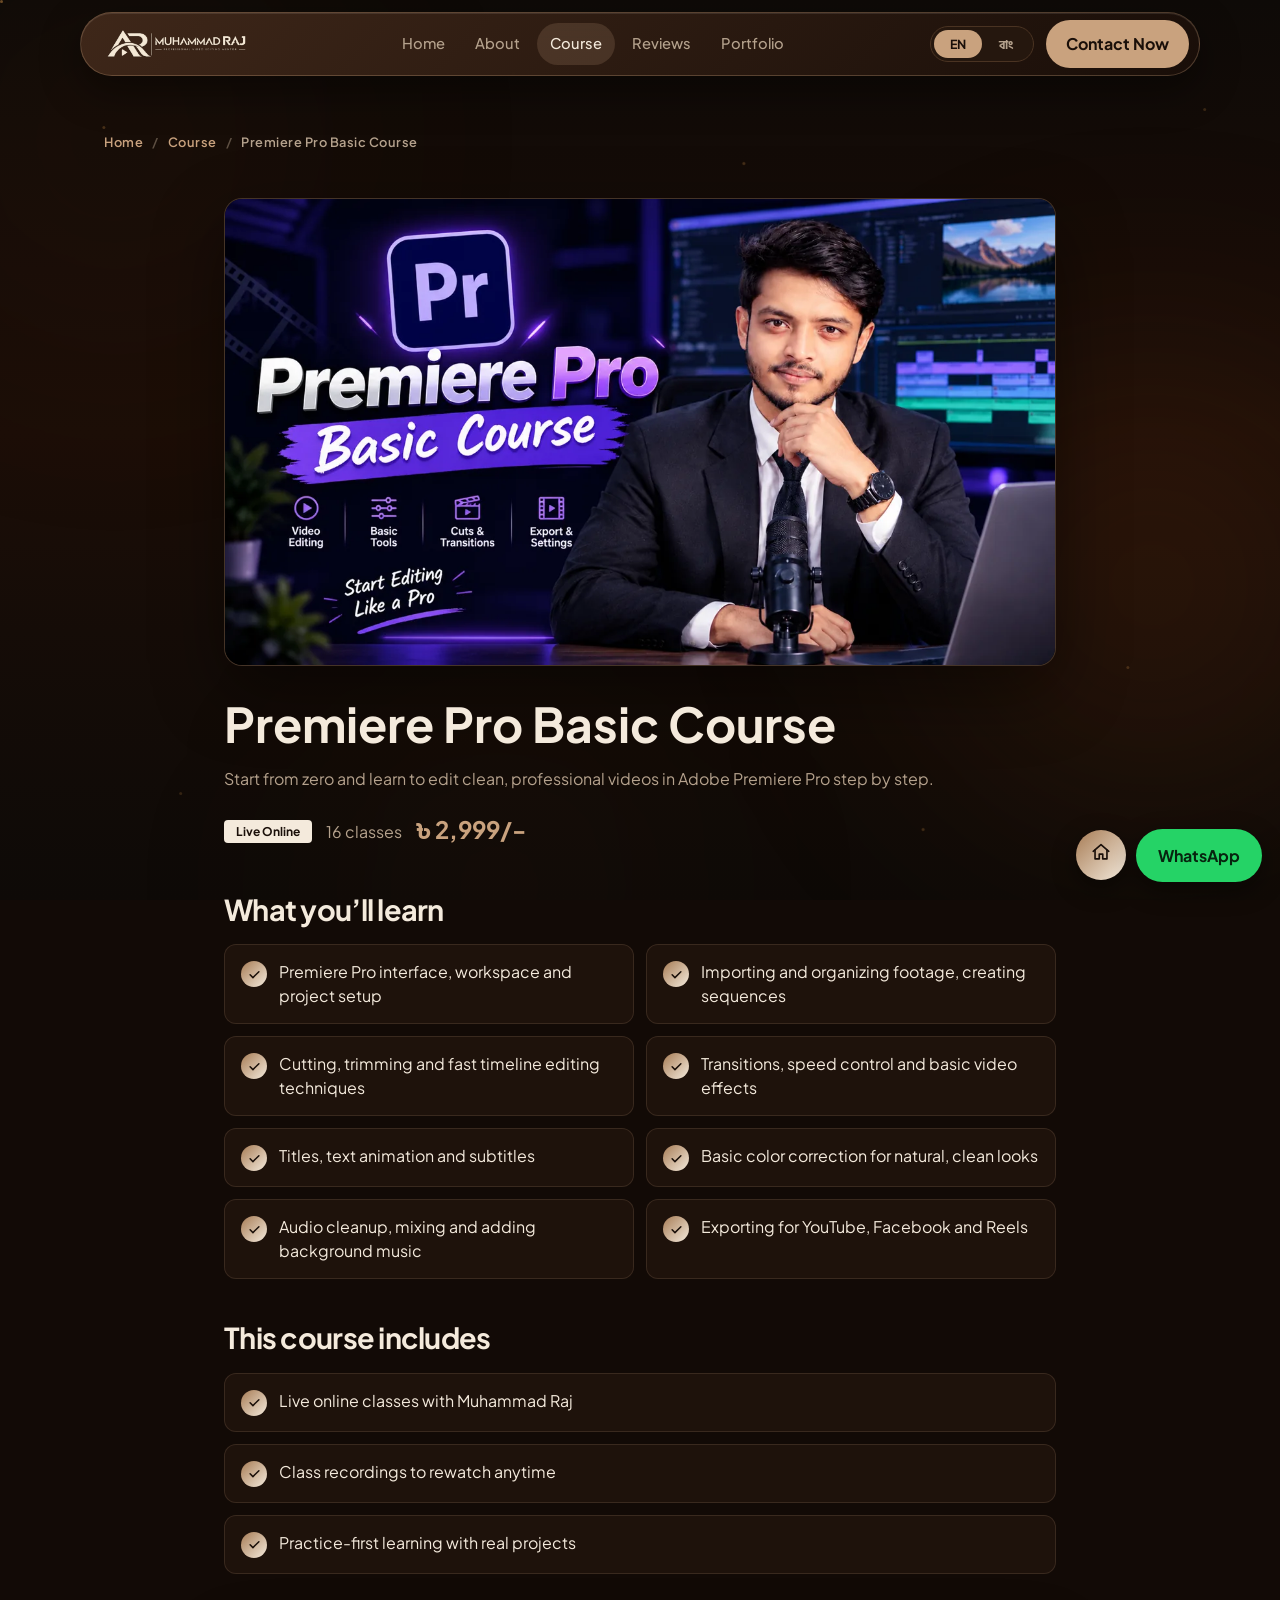
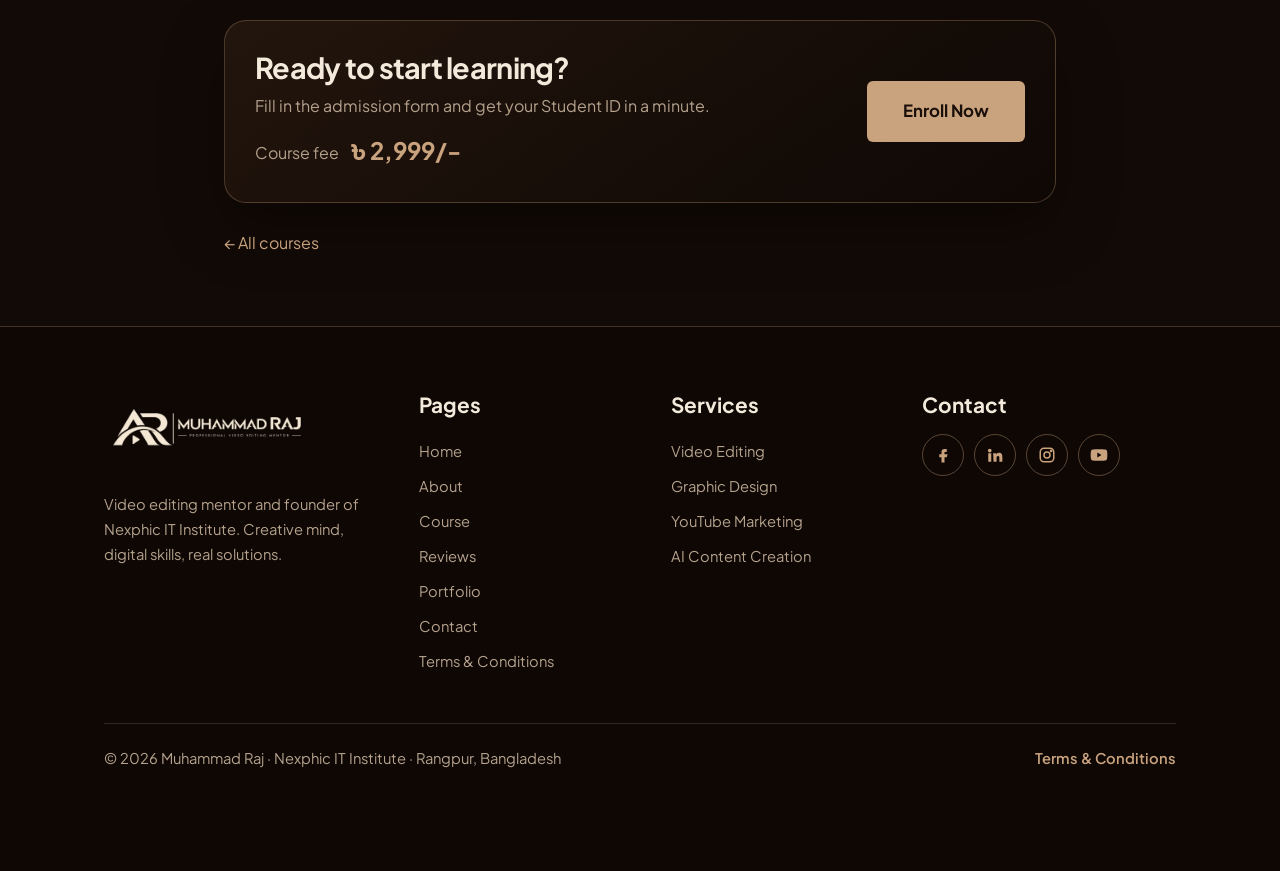
<file: course-premiere-pro-basic.html>
<!DOCTYPE html>
<html lang="en" data-tbn="প্রিমিয়ার প্রো বেসিক কোর্স | মুহাম্মদ রাজ" data-dbn="একদম শুরু থেকে অ্যাডোবি প্রিমিয়ার প্রো-তে পরিষ্কার ও প্রফেশনাল ভিডিও এডিট করা শিখুন, ধাপে ধাপে।"><head><meta charset="utf-8">
<meta name="viewport" content="width=device-width, initial-scale=1, viewport-fit=cover">
<title>Premiere Pro Basic Course | Muhammad Raj</title>
<meta name="description" content="Start from zero and learn to edit clean, professional videos in Adobe Premiere Pro step by step.">
<script>document.documentElement.classList.add('js')</script>
<link rel="stylesheet" href="https://fonts.googleapis.com/css2?family=Plus+Jakarta+Sans:wght@400;500;600;700;800&family=Hind+Siliguri:wght@400;500;600;700&display=swap">
<link rel="stylesheet" href="assets/style.css">
</head>
<body>
<div class="bgfx" aria-hidden="true"><i></i><i></i><i></i></div>
<div id="ph"></div>
<div class="cur-ring" aria-hidden="true"><i></i></div><div class="cur-dot" aria-hidden="true"><i></i></div>

<nav id="nav"><div class="mini" role="group" aria-label="Quick menu"><i class="mdot"></i><a class="mi-h" href="index.html"><svg viewBox="0 0 24 24" width="16" height="16" fill="none" stroke="currentColor" stroke-width="1.8" stroke-linecap="round" stroke-linejoin="round"><path d="M3.5 11.2 12 4l8.5 7.2"/><path d="M5.5 10v9.5h4.6v-5.2h3.8v5.2h4.6V10"/></svg><span data-i18n="nh">Home</span></a><span class="sep"></span><a class="mi-c" href="contact.html"><svg viewBox="0 0 24 24" width="15" height="15" fill="none" stroke="currentColor" stroke-width="1.8" stroke-linecap="round" stroke-linejoin="round"><path d="M21 3 10.5 13.5"/><path d="M21 3 14.5 21l-4-7.5L3 9.5Z"/></svg><span data-i18n="nav6">Contact</span></a><span class="sep"></span><button class="mi-m" type="button" aria-label="Open menu"><span data-i18n="nm">Menu</span><svg viewBox="0 0 24 24" width="12" height="12" fill="none" stroke="currentColor" stroke-width="2.2" stroke-linecap="round" stroke-linejoin="round"><path d="m6 9 6 6 6-6"/></svg></button></div><div class="w"><a class="logo" href="index.html" aria-label="Muhammad Raj — Home"><span class="av brandmark"><span class="pic"><img src="assets/ar-muhammad-raj-logo.png" alt="Muhammad Raj — Professional Video Editing Mentor"></span></span></a>
<div class="lk"><a href="index.html" data-i18n="nv1">Home</a><a href="about.html" data-i18n="nv2">About</a><a href="courses.html" aria-current="page" data-i18n="nv3">Course</a><a href="reviews.html" data-i18n="nv4">Reviews</a><a href="portfolio.html" data-i18n="nv6">Portfolio</a></div>
<div class="nr"><div class="lang" data-l="en" role="group" aria-label="Language / ভাষা"><i></i><button type="button" data-l="en" aria-pressed="true">EN</button><button type="button" data-l="bn" aria-pressed="false" lang="bn">বাং</button></div><a class="btn p" href="contact.html" data-i18n="join">Contact Now</a><button class="hb" type="button" aria-label="Menu" aria-expanded="false" aria-controls="mpanel"><i></i><i></i><i></i></button></div></div><div class="mpanel" id="mpanel"><a href="index.html"><span class="mpi"><svg viewBox="0 0 24 24" width="20" height="20" fill="none" stroke="currentColor" stroke-width="1.8" stroke-linecap="round" stroke-linejoin="round"><path d="M3.5 11.2 12 4l8.5 7.2"/><path d="M5.5 10v9.5h4.6v-5.2h3.8v5.2h4.6V10"/></svg></span><span data-i18n="nv1">Home</span></a><a href="about.html"><span class="mpi"><svg viewBox="0 0 24 24" width="22" height="22" fill="none" stroke="currentColor" stroke-width="1.8" stroke-linecap="round" stroke-linejoin="round"><circle cx="12" cy="8" r="3.6"/><path d="M4.5 20c.9-3.8 3.7-5.6 7.5-5.6s6.6 1.8 7.5 5.6"/></svg></span><span data-i18n="nv2">About</span></a><a href="courses.html" aria-current="page"><span class="mpi"><svg viewBox="0 0 24 24" width="22" height="22" fill="none" stroke="currentColor" stroke-width="1.8" stroke-linecap="round" stroke-linejoin="round"><rect x="3" y="5" width="18" height="14" rx="3"/><path d="m10.2 9.2 4.6 2.8-4.6 2.8z"/></svg></span><span data-i18n="nv3">Course</span></a><a href="reviews.html"><span class="mpi"><svg viewBox="0 0 24 24" width="22" height="22" fill="none" stroke="currentColor" stroke-width="1.8" stroke-linecap="round" stroke-linejoin="round"><path d="m12 3.6 2.6 5.3 5.8.8-4.2 4.1 1 5.8L12 16.9l-5.2 2.7 1-5.8-4.2-4.1 5.8-.8z"/></svg></span><span data-i18n="nv4">Reviews</span></a><a href="portfolio.html"><span class="mpi"><svg viewBox="0 0 24 24" width="22" height="22" fill="none" stroke="currentColor" stroke-width="1.8" stroke-linecap="round" stroke-linejoin="round"><rect x="3.5" y="3.5" width="7.5" height="7.5" rx="2"/><rect x="13" y="3.5" width="7.5" height="7.5" rx="2"/><rect x="3.5" y="13" width="7.5" height="7.5" rx="2"/><rect x="13" y="13" width="7.5" height="7.5" rx="2"/></svg></span><span data-i18n="nv6">Portfolio</span></a><a class="mpc" href="contact.html" data-i18n="join">Contact Now</a></div></nav>

<header class="pgh cdh" id="top"><div class="w"><p class="crumb"><a href="index.html" data-i18n="nv1">Home</a><i>/</i><a href="courses.html" data-i18n="nv3">Course</a><i>/</i><span data-i18n="pc1">Premiere Pro Basic Course</span></p></div></header>
<section class="cdp"><div class="w cdw">
<figure class="cdt up"><img src="assets/course-premiere-pro-basic.webp" alt="Premiere Pro Basic Course" width="1280" height="720" decoding="async"></figure>
<h1 class="up" data-i18n="pc1" style="animation-delay:.08s">Premiere Pro Basic Course</h1>
<p class="lead up" data-i18n="d1s" style="animation-delay:.14s">Start from zero and learn to edit clean, professional videos in Adobe Premiere Pro step by step.</p>
<div class="cdm up" style="animation-delay:.2s"><em class="tag" data-i18n="rec">Live Online</em><span data-i18n="cls16">16 classes</span><b class="fee" data-digits>৳ 2,999/-</b></div>
<h2 data-i18n="dwl">What you’ll learn</h2>
<ul class="cdl"><li><span class="ck"><svg viewBox="0 0 24 24" width="18" height="18" fill="none" stroke="currentColor" stroke-width="2.4" stroke-linecap="round" stroke-linejoin="round" aria-hidden="true"><path d="m5 12.5 4.5 4.5L19 7.5"/></svg></span><span data-i18n="d1l1">Premiere Pro interface, workspace and project setup</span></li><li><span class="ck"><svg viewBox="0 0 24 24" width="18" height="18" fill="none" stroke="currentColor" stroke-width="2.4" stroke-linecap="round" stroke-linejoin="round" aria-hidden="true"><path d="m5 12.5 4.5 4.5L19 7.5"/></svg></span><span data-i18n="d1l2">Importing and organizing footage, creating sequences</span></li><li><span class="ck"><svg viewBox="0 0 24 24" width="18" height="18" fill="none" stroke="currentColor" stroke-width="2.4" stroke-linecap="round" stroke-linejoin="round" aria-hidden="true"><path d="m5 12.5 4.5 4.5L19 7.5"/></svg></span><span data-i18n="d1l3">Cutting, trimming and fast timeline editing techniques</span></li><li><span class="ck"><svg viewBox="0 0 24 24" width="18" height="18" fill="none" stroke="currentColor" stroke-width="2.4" stroke-linecap="round" stroke-linejoin="round" aria-hidden="true"><path d="m5 12.5 4.5 4.5L19 7.5"/></svg></span><span data-i18n="d1l4">Transitions, speed control and basic video effects</span></li><li><span class="ck"><svg viewBox="0 0 24 24" width="18" height="18" fill="none" stroke="currentColor" stroke-width="2.4" stroke-linecap="round" stroke-linejoin="round" aria-hidden="true"><path d="m5 12.5 4.5 4.5L19 7.5"/></svg></span><span data-i18n="d1l5">Titles, text animation and subtitles</span></li><li><span class="ck"><svg viewBox="0 0 24 24" width="18" height="18" fill="none" stroke="currentColor" stroke-width="2.4" stroke-linecap="round" stroke-linejoin="round" aria-hidden="true"><path d="m5 12.5 4.5 4.5L19 7.5"/></svg></span><span data-i18n="d1l6">Basic color correction for natural, clean looks</span></li><li><span class="ck"><svg viewBox="0 0 24 24" width="18" height="18" fill="none" stroke="currentColor" stroke-width="2.4" stroke-linecap="round" stroke-linejoin="round" aria-hidden="true"><path d="m5 12.5 4.5 4.5L19 7.5"/></svg></span><span data-i18n="d1l7">Audio cleanup, mixing and adding background music</span></li><li><span class="ck"><svg viewBox="0 0 24 24" width="18" height="18" fill="none" stroke="currentColor" stroke-width="2.4" stroke-linecap="round" stroke-linejoin="round" aria-hidden="true"><path d="m5 12.5 4.5 4.5L19 7.5"/></svg></span><span data-i18n="d1l8">Exporting for YouTube, Facebook and Reels</span></li></ul>
<h2 data-i18n="dinc">This course includes</h2>
<ul class="cdl cdi"><li><span class="ck"><svg viewBox="0 0 24 24" width="18" height="18" fill="none" stroke="currentColor" stroke-width="2.4" stroke-linecap="round" stroke-linejoin="round" aria-hidden="true"><path d="m5 12.5 4.5 4.5L19 7.5"/></svg></span><span data-i18n="dinc1">Live online classes with Muhammad Raj</span></li><li><span class="ck"><svg viewBox="0 0 24 24" width="18" height="18" fill="none" stroke="currentColor" stroke-width="2.4" stroke-linecap="round" stroke-linejoin="round" aria-hidden="true"><path d="m5 12.5 4.5 4.5L19 7.5"/></svg></span><span data-i18n="dinc2">Class recordings to rewatch anytime</span></li><li><span class="ck"><svg viewBox="0 0 24 24" width="18" height="18" fill="none" stroke="currentColor" stroke-width="2.4" stroke-linecap="round" stroke-linejoin="round" aria-hidden="true"><path d="m5 12.5 4.5 4.5L19 7.5"/></svg></span><span data-i18n="dinc3">Practice-first learning with real projects</span></li></ul>
<div class="cde"><div><h2 data-i18n="dready">Ready to start learning?</h2><p data-i18n="dreadyp">Fill in the admission form and get your Student ID in a minute.</p><div class="cdf"><span data-i18n="dcf">Course fee</span><b class="fee" data-digits>৳ 2,999/-</b></div></div>
<a class="btn p cdb" href="admission.html?course=premiere-pro-basic" data-i18n="denr">Enroll Now</a></div>
<p class="cdback"><a href="courses.html#courses">← <span data-i18n="dback">All courses</span></a></p>
</div></section>
<footer class="ft"><div class="w"><div class="fg">
<div><a class="fl" href="index.html" aria-label="Muhammad Raj"><img src="assets/ar-muhammad-raj-logo.png" alt="Muhammad Raj" width="2048" height="723"></a><p data-i18n="ft1">Video editing mentor and founder of Nexphic IT Institute. Creative mind, digital skills, real solutions.</p></div>
<div><h4 data-i18n="ftp">Pages</h4><a href="index.html" data-i18n="nv1">Home</a><a href="about.html" data-i18n="nv2">About</a><a href="courses.html" data-i18n="nv3">Course</a><a href="reviews.html" data-i18n="nv4">Reviews</a><a href="portfolio.html" data-i18n="nv6">Portfolio</a><a href="contact.html" data-i18n="nv7">Contact</a><a href="terms.html" data-i18n="lg_ftt">Terms &amp; Conditions</a></div>
<div><h4 data-i18n="fts">Services</h4><a href="#courses" data-i18n="fs1">Video Editing</a><a href="#courses" data-i18n="fs2">Graphic Design</a><a href="#courses" data-i18n="fs3">YouTube Marketing</a><a href="#courses" data-i18n="fs4">AI Content Creation</a></div>
<div><h4 data-i18n="nav6">Contact</h4><div class="soc"><a href="https://www.facebook.com/mdrasel.gv" aria-label="Facebook" target="_blank" rel="noopener"><svg viewBox="0 0 24 24" width="18" height="18" fill="currentColor"><path d="M14 8h3V4h-3a4 4 0 0 0-4 4v3H7v4h3v7h4v-7h3l1-4h-4V8z"/></svg></a><a href="https://www.linkedin.com/in/md-raselve/" aria-label="LinkedIn" target="_blank" rel="noopener"><svg viewBox="0 0 24 24" width="18" height="18" fill="currentColor"><path d="M4.98 3.5a2.5 2.5 0 1 1 0 5 2.5 2.5 0 0 1 0-5zM3 9.5h4V21H3zm6.5 0h3.8v1.6h.1c.5-1 1.8-2 3.7-2 4 0 4.7 2.6 4.7 6V21h-4v-5c0-1.2 0-2.8-1.7-2.8s-2 1.3-2 2.7V21h-4z"/></svg></a><a href="https://www.instagram.com/muhammad_rasel.2/" aria-label="Instagram" target="_blank" rel="noopener"><svg viewBox="0 0 24 24" width="18" height="18" fill="none" stroke="currentColor" stroke-width="2"><rect x="3" y="3" width="18" height="18" rx="5"/><circle cx="12" cy="12" r="4"/><circle cx="17.5" cy="6.5" r=".8" fill="currentColor"/></svg></a><a href="https://www.youtube.com/@Muhammad-Raj2" aria-label="YouTube" target="_blank" rel="noopener"><svg viewBox="0 0 24 24" width="20" height="20" fill="currentColor"><path d="M21.6 7.2a2.5 2.5 0 0 0-1.8-1.8C18.2 5 12 5 12 5s-6.200 0-7.800.4A2.500 2.500 0 0 0 2.400 7.200C2 8.800 2 12 2 12s0 3.200.4 4.800a2.500 2.500 0 0 0 1.800 1.800C5.800 19 12 19 12 19s6.200 0 7.800-.4a2.500 2.500 0 0 0 1.800-1.800c.4-1.600.4-4.800.4-4.800s0-3.200-.4-4.800zM10 15V9l5 3z"/></svg></a></div></div>
</div><div class="ftb"><span data-i18n="foot">© 2026 Muhammad Raj · Nexphic IT Institute · Rangpur, Bangladesh</span><a href="terms.html" data-i18n="lg_ftt">Terms &amp; Conditions</a></div></div></footer>
<div class="fab"><a class="hm" href="index.html" aria-label="Home" title="Home"><svg viewBox="0 0 24 24" width="20" height="20" fill="none" stroke="currentColor" stroke-width="1.8" stroke-linecap="round" stroke-linejoin="round"><path d="M3.5 11.2 12 4l8.5 7.2"/><path d="M5.5 10v9.5h4.6v-5.2h3.8v5.2h4.6V10"/></svg></a><a class="wa" href="https://wa.me/8801861864027" aria-label="Message on WhatsApp" data-i18n="waf">WhatsApp</a></div>

<script src="assets/course-data.js"></script>
<script src="assets/legal.js"></script>
<script src="assets/main.js"></script>
<script src="assets/showcase.js"></script>
</body></html>
</file>
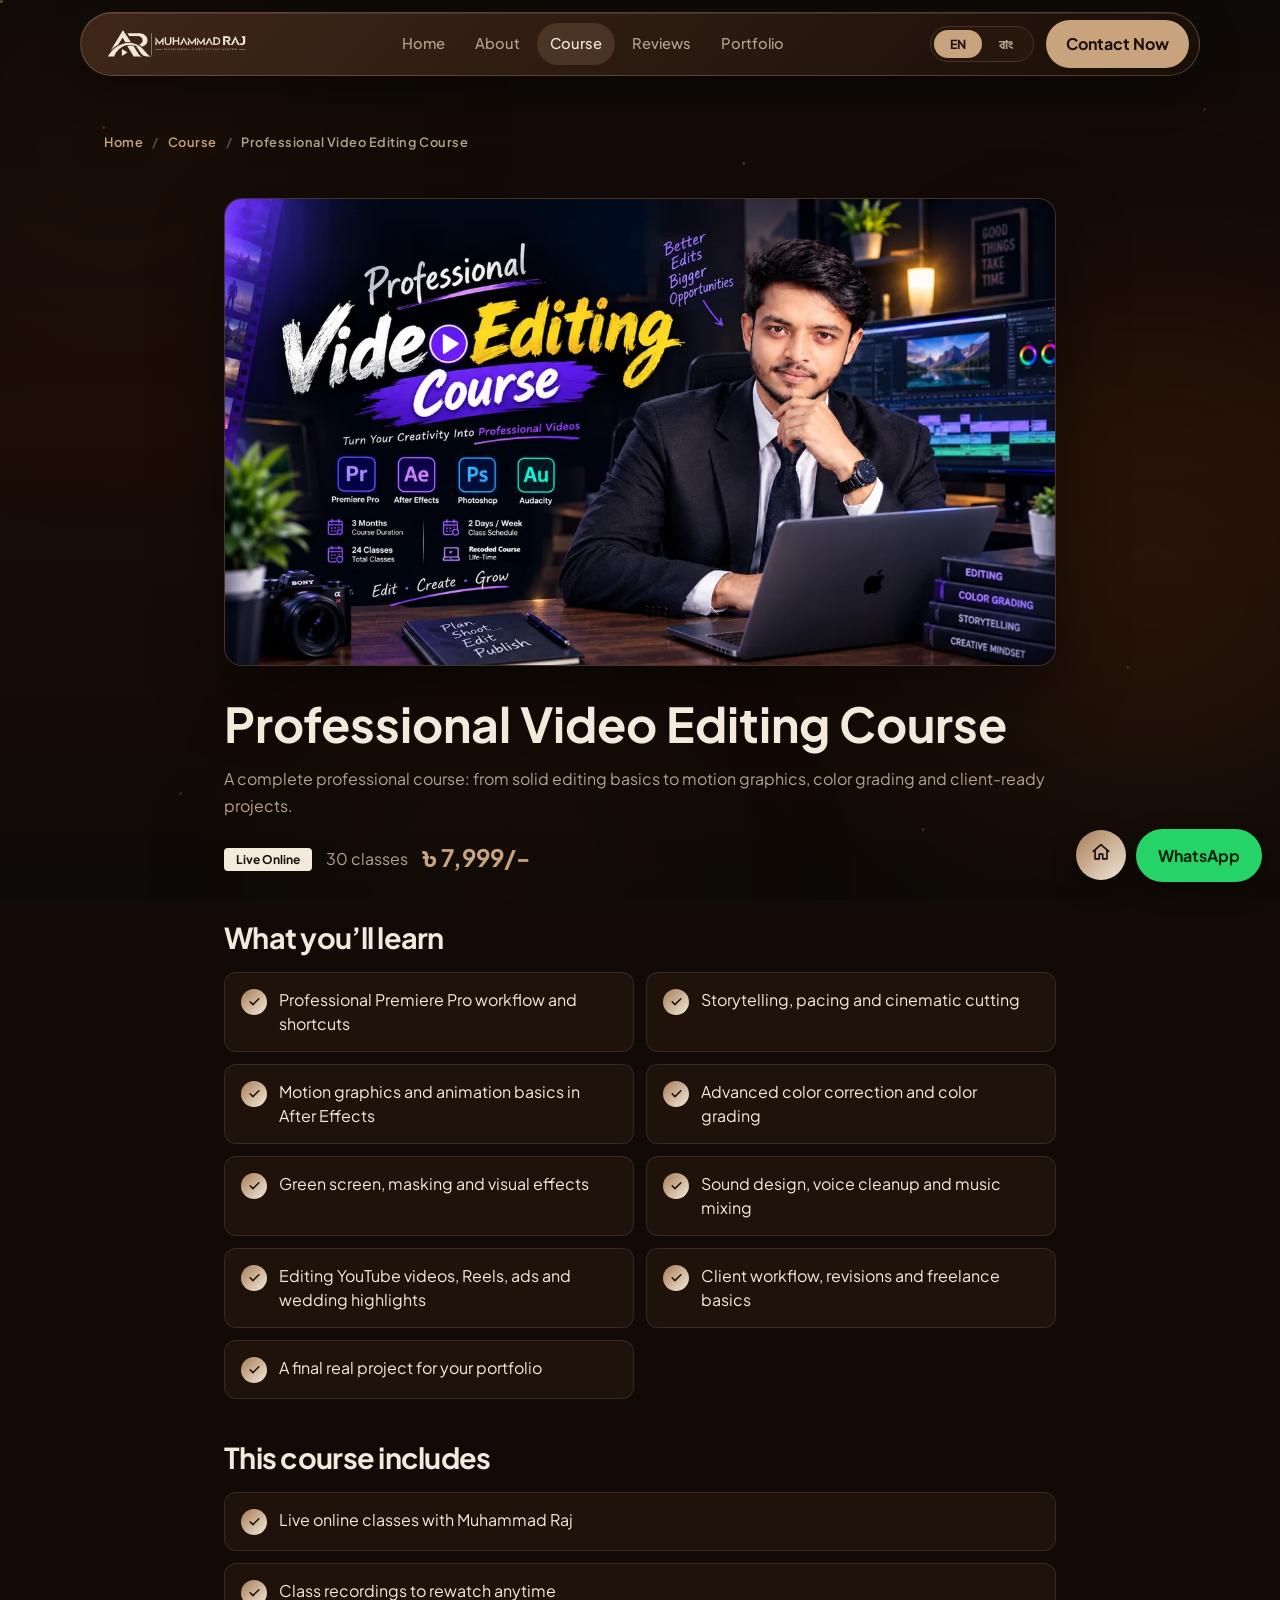
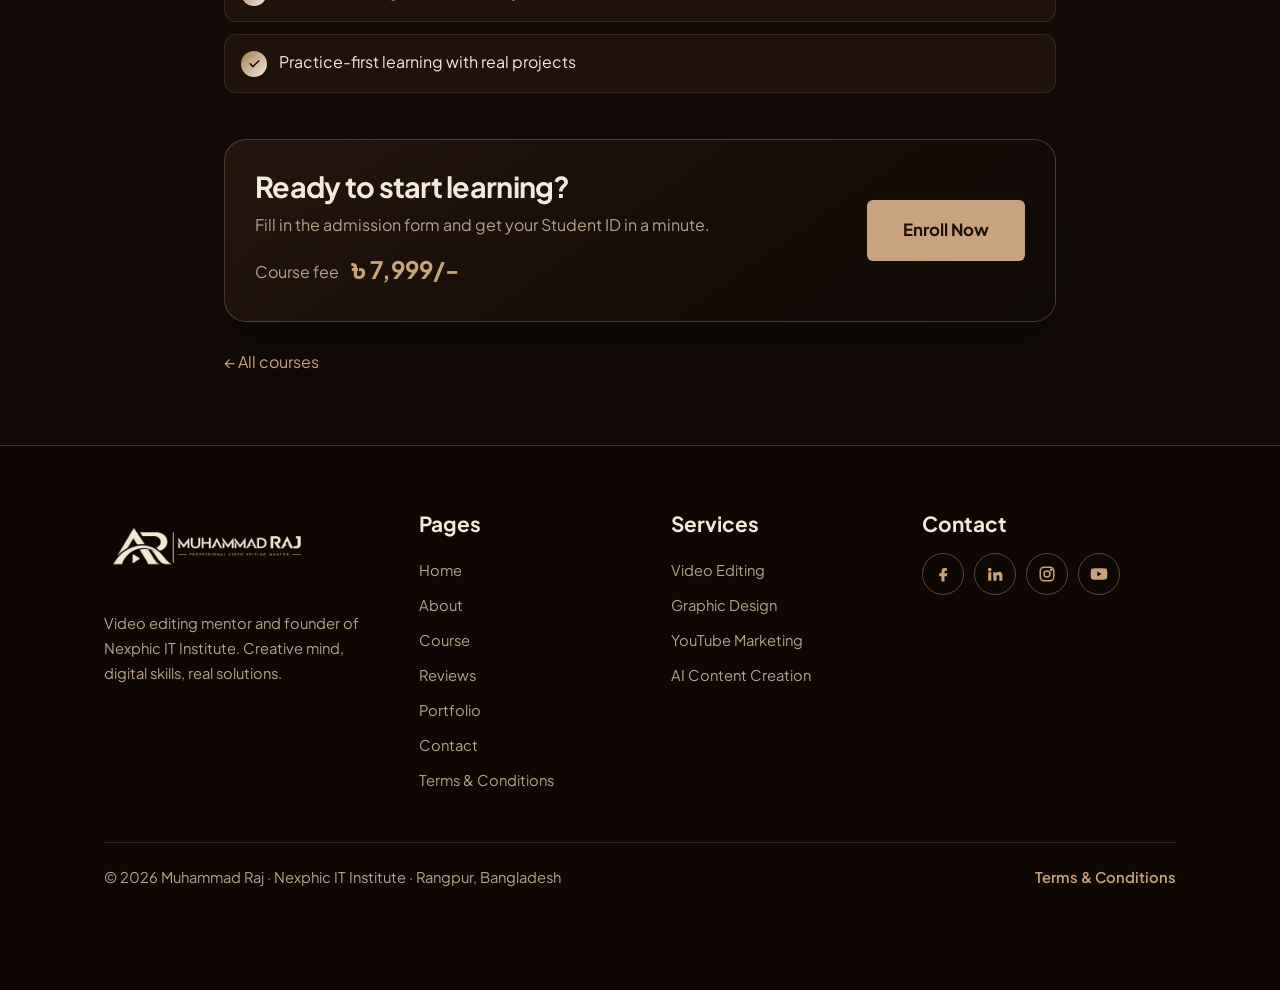
<file: course-professional-video-editing.html>
<!DOCTYPE html>
<html lang="en" data-tbn="প্রফেশনাল ভিডিও এডিটিং কোর্স | মুহাম্মদ রাজ" data-dbn="সম্পূর্ণ প্রফেশনাল কোর্স: শক্ত এডিটিং বেসিক থেকে মোশন গ্রাফিক্স, কালার গ্রেডিং ও ক্লায়েন্ট-রেডি প্রজেক্ট পর্যন্ত।"><head><meta charset="utf-8">
<meta name="viewport" content="width=device-width, initial-scale=1, viewport-fit=cover">
<title>Professional Video Editing Course | Muhammad Raj</title>
<meta name="description" content="A complete professional course: from solid editing basics to motion graphics, color grading and client-ready projects.">
<script>document.documentElement.classList.add('js')</script>
<link rel="stylesheet" href="https://fonts.googleapis.com/css2?family=Plus+Jakarta+Sans:wght@400;500;600;700;800&family=Hind+Siliguri:wght@400;500;600;700&display=swap">
<link rel="stylesheet" href="assets/style.css">
</head>
<body>
<div class="bgfx" aria-hidden="true"><i></i><i></i><i></i></div>
<div id="ph"></div>
<div class="cur-ring" aria-hidden="true"><i></i></div><div class="cur-dot" aria-hidden="true"><i></i></div>

<nav id="nav"><div class="mini" role="group" aria-label="Quick menu"><i class="mdot"></i><a class="mi-h" href="index.html"><svg viewBox="0 0 24 24" width="16" height="16" fill="none" stroke="currentColor" stroke-width="1.8" stroke-linecap="round" stroke-linejoin="round"><path d="M3.5 11.2 12 4l8.5 7.2"/><path d="M5.5 10v9.5h4.6v-5.2h3.8v5.2h4.6V10"/></svg><span data-i18n="nh">Home</span></a><span class="sep"></span><a class="mi-c" href="contact.html"><svg viewBox="0 0 24 24" width="15" height="15" fill="none" stroke="currentColor" stroke-width="1.8" stroke-linecap="round" stroke-linejoin="round"><path d="M21 3 10.5 13.5"/><path d="M21 3 14.5 21l-4-7.5L3 9.5Z"/></svg><span data-i18n="nav6">Contact</span></a><span class="sep"></span><button class="mi-m" type="button" aria-label="Open menu"><span data-i18n="nm">Menu</span><svg viewBox="0 0 24 24" width="12" height="12" fill="none" stroke="currentColor" stroke-width="2.2" stroke-linecap="round" stroke-linejoin="round"><path d="m6 9 6 6 6-6"/></svg></button></div><div class="w"><a class="logo" href="index.html" aria-label="Muhammad Raj — Home"><span class="av brandmark"><span class="pic"><img src="assets/ar-muhammad-raj-logo.png" alt="Muhammad Raj — Professional Video Editing Mentor"></span></span></a>
<div class="lk"><a href="index.html" data-i18n="nv1">Home</a><a href="about.html" data-i18n="nv2">About</a><a href="courses.html" aria-current="page" data-i18n="nv3">Course</a><a href="reviews.html" data-i18n="nv4">Reviews</a><a href="portfolio.html" data-i18n="nv6">Portfolio</a></div>
<div class="nr"><div class="lang" data-l="en" role="group" aria-label="Language / ভাষা"><i></i><button type="button" data-l="en" aria-pressed="true">EN</button><button type="button" data-l="bn" aria-pressed="false" lang="bn">বাং</button></div><a class="btn p" href="contact.html" data-i18n="join">Contact Now</a><button class="hb" type="button" aria-label="Menu" aria-expanded="false" aria-controls="mpanel"><i></i><i></i><i></i></button></div></div><div class="mpanel" id="mpanel"><a href="index.html"><span class="mpi"><svg viewBox="0 0 24 24" width="20" height="20" fill="none" stroke="currentColor" stroke-width="1.8" stroke-linecap="round" stroke-linejoin="round"><path d="M3.5 11.2 12 4l8.5 7.2"/><path d="M5.5 10v9.5h4.6v-5.2h3.8v5.2h4.6V10"/></svg></span><span data-i18n="nv1">Home</span></a><a href="about.html"><span class="mpi"><svg viewBox="0 0 24 24" width="22" height="22" fill="none" stroke="currentColor" stroke-width="1.8" stroke-linecap="round" stroke-linejoin="round"><circle cx="12" cy="8" r="3.6"/><path d="M4.5 20c.9-3.8 3.7-5.6 7.5-5.6s6.6 1.8 7.5 5.6"/></svg></span><span data-i18n="nv2">About</span></a><a href="courses.html" aria-current="page"><span class="mpi"><svg viewBox="0 0 24 24" width="22" height="22" fill="none" stroke="currentColor" stroke-width="1.8" stroke-linecap="round" stroke-linejoin="round"><rect x="3" y="5" width="18" height="14" rx="3"/><path d="m10.2 9.2 4.6 2.8-4.6 2.8z"/></svg></span><span data-i18n="nv3">Course</span></a><a href="reviews.html"><span class="mpi"><svg viewBox="0 0 24 24" width="22" height="22" fill="none" stroke="currentColor" stroke-width="1.8" stroke-linecap="round" stroke-linejoin="round"><path d="m12 3.6 2.6 5.3 5.8.8-4.2 4.1 1 5.8L12 16.9l-5.2 2.7 1-5.8-4.2-4.1 5.8-.8z"/></svg></span><span data-i18n="nv4">Reviews</span></a><a href="portfolio.html"><span class="mpi"><svg viewBox="0 0 24 24" width="22" height="22" fill="none" stroke="currentColor" stroke-width="1.8" stroke-linecap="round" stroke-linejoin="round"><rect x="3.5" y="3.5" width="7.5" height="7.5" rx="2"/><rect x="13" y="3.5" width="7.5" height="7.5" rx="2"/><rect x="3.5" y="13" width="7.5" height="7.5" rx="2"/><rect x="13" y="13" width="7.5" height="7.5" rx="2"/></svg></span><span data-i18n="nv6">Portfolio</span></a><a class="mpc" href="contact.html" data-i18n="join">Contact Now</a></div></nav>

<header class="pgh cdh" id="top"><div class="w"><p class="crumb"><a href="index.html" data-i18n="nv1">Home</a><i>/</i><a href="courses.html" data-i18n="nv3">Course</a><i>/</i><span data-i18n="pc2">Professional Video Editing Course</span></p></div></header>
<section class="cdp"><div class="w cdw">
<figure class="cdt up"><img src="assets/course-professional-video-editing.webp" alt="Professional Video Editing Course" width="1280" height="720" decoding="async"></figure>
<h1 class="up" data-i18n="pc2" style="animation-delay:.08s">Professional Video Editing Course</h1>
<p class="lead up" data-i18n="d2s" style="animation-delay:.14s">A complete professional course: from solid editing basics to motion graphics, color grading and client-ready projects.</p>
<div class="cdm up" style="animation-delay:.2s"><em class="tag" data-i18n="rec">Live Online</em><span data-i18n="cls30">30 classes</span><b class="fee" data-digits>৳ 7,999/-</b></div>
<h2 data-i18n="dwl">What you’ll learn</h2>
<ul class="cdl"><li><span class="ck"><svg viewBox="0 0 24 24" width="18" height="18" fill="none" stroke="currentColor" stroke-width="2.4" stroke-linecap="round" stroke-linejoin="round" aria-hidden="true"><path d="m5 12.5 4.5 4.5L19 7.5"/></svg></span><span data-i18n="d2l1">Professional Premiere Pro workflow and shortcuts</span></li><li><span class="ck"><svg viewBox="0 0 24 24" width="18" height="18" fill="none" stroke="currentColor" stroke-width="2.4" stroke-linecap="round" stroke-linejoin="round" aria-hidden="true"><path d="m5 12.5 4.5 4.5L19 7.5"/></svg></span><span data-i18n="d2l2">Storytelling, pacing and cinematic cutting</span></li><li><span class="ck"><svg viewBox="0 0 24 24" width="18" height="18" fill="none" stroke="currentColor" stroke-width="2.4" stroke-linecap="round" stroke-linejoin="round" aria-hidden="true"><path d="m5 12.5 4.5 4.5L19 7.5"/></svg></span><span data-i18n="d2l3">Motion graphics and animation basics in After Effects</span></li><li><span class="ck"><svg viewBox="0 0 24 24" width="18" height="18" fill="none" stroke="currentColor" stroke-width="2.4" stroke-linecap="round" stroke-linejoin="round" aria-hidden="true"><path d="m5 12.5 4.5 4.5L19 7.5"/></svg></span><span data-i18n="d2l4">Advanced color correction and color grading</span></li><li><span class="ck"><svg viewBox="0 0 24 24" width="18" height="18" fill="none" stroke="currentColor" stroke-width="2.4" stroke-linecap="round" stroke-linejoin="round" aria-hidden="true"><path d="m5 12.5 4.5 4.5L19 7.5"/></svg></span><span data-i18n="d2l5">Green screen, masking and visual effects</span></li><li><span class="ck"><svg viewBox="0 0 24 24" width="18" height="18" fill="none" stroke="currentColor" stroke-width="2.4" stroke-linecap="round" stroke-linejoin="round" aria-hidden="true"><path d="m5 12.5 4.5 4.5L19 7.5"/></svg></span><span data-i18n="d2l6">Sound design, voice cleanup and music mixing</span></li><li><span class="ck"><svg viewBox="0 0 24 24" width="18" height="18" fill="none" stroke="currentColor" stroke-width="2.4" stroke-linecap="round" stroke-linejoin="round" aria-hidden="true"><path d="m5 12.5 4.5 4.5L19 7.5"/></svg></span><span data-i18n="d2l7">Editing YouTube videos, Reels, ads and wedding highlights</span></li><li><span class="ck"><svg viewBox="0 0 24 24" width="18" height="18" fill="none" stroke="currentColor" stroke-width="2.4" stroke-linecap="round" stroke-linejoin="round" aria-hidden="true"><path d="m5 12.5 4.5 4.5L19 7.5"/></svg></span><span data-i18n="d2l8">Client workflow, revisions and freelance basics</span></li><li><span class="ck"><svg viewBox="0 0 24 24" width="18" height="18" fill="none" stroke="currentColor" stroke-width="2.4" stroke-linecap="round" stroke-linejoin="round" aria-hidden="true"><path d="m5 12.5 4.5 4.5L19 7.5"/></svg></span><span data-i18n="d2l9">A final real project for your portfolio</span></li></ul>
<h2 data-i18n="dinc">This course includes</h2>
<ul class="cdl cdi"><li><span class="ck"><svg viewBox="0 0 24 24" width="18" height="18" fill="none" stroke="currentColor" stroke-width="2.4" stroke-linecap="round" stroke-linejoin="round" aria-hidden="true"><path d="m5 12.5 4.5 4.5L19 7.5"/></svg></span><span data-i18n="dinc1">Live online classes with Muhammad Raj</span></li><li><span class="ck"><svg viewBox="0 0 24 24" width="18" height="18" fill="none" stroke="currentColor" stroke-width="2.4" stroke-linecap="round" stroke-linejoin="round" aria-hidden="true"><path d="m5 12.5 4.5 4.5L19 7.5"/></svg></span><span data-i18n="dinc2">Class recordings to rewatch anytime</span></li><li><span class="ck"><svg viewBox="0 0 24 24" width="18" height="18" fill="none" stroke="currentColor" stroke-width="2.4" stroke-linecap="round" stroke-linejoin="round" aria-hidden="true"><path d="m5 12.5 4.5 4.5L19 7.5"/></svg></span><span data-i18n="dinc3">Practice-first learning with real projects</span></li></ul>
<div class="cde"><div><h2 data-i18n="dready">Ready to start learning?</h2><p data-i18n="dreadyp">Fill in the admission form and get your Student ID in a minute.</p><div class="cdf"><span data-i18n="dcf">Course fee</span><b class="fee" data-digits>৳ 7,999/-</b></div></div>
<a class="btn p cdb" href="admission.html?course=professional-video-editing" data-i18n="denr">Enroll Now</a></div>
<p class="cdback"><a href="courses.html#courses">← <span data-i18n="dback">All courses</span></a></p>
</div></section>
<footer class="ft"><div class="w"><div class="fg">
<div><a class="fl" href="index.html" aria-label="Muhammad Raj"><img src="assets/ar-muhammad-raj-logo.png" alt="Muhammad Raj" width="2048" height="723"></a><p data-i18n="ft1">Video editing mentor and founder of Nexphic IT Institute. Creative mind, digital skills, real solutions.</p></div>
<div><h4 data-i18n="ftp">Pages</h4><a href="index.html" data-i18n="nv1">Home</a><a href="about.html" data-i18n="nv2">About</a><a href="courses.html" data-i18n="nv3">Course</a><a href="reviews.html" data-i18n="nv4">Reviews</a><a href="portfolio.html" data-i18n="nv6">Portfolio</a><a href="contact.html" data-i18n="nv7">Contact</a><a href="terms.html" data-i18n="lg_ftt">Terms &amp; Conditions</a></div>
<div><h4 data-i18n="fts">Services</h4><a href="#courses" data-i18n="fs1">Video Editing</a><a href="#courses" data-i18n="fs2">Graphic Design</a><a href="#courses" data-i18n="fs3">YouTube Marketing</a><a href="#courses" data-i18n="fs4">AI Content Creation</a></div>
<div><h4 data-i18n="nav6">Contact</h4><div class="soc"><a href="https://www.facebook.com/mdrasel.gv" aria-label="Facebook" target="_blank" rel="noopener"><svg viewBox="0 0 24 24" width="18" height="18" fill="currentColor"><path d="M14 8h3V4h-3a4 4 0 0 0-4 4v3H7v4h3v7h4v-7h3l1-4h-4V8z"/></svg></a><a href="https://www.linkedin.com/in/md-raselve/" aria-label="LinkedIn" target="_blank" rel="noopener"><svg viewBox="0 0 24 24" width="18" height="18" fill="currentColor"><path d="M4.98 3.5a2.5 2.5 0 1 1 0 5 2.5 2.5 0 0 1 0-5zM3 9.5h4V21H3zm6.5 0h3.8v1.6h.1c.5-1 1.8-2 3.7-2 4 0 4.7 2.6 4.7 6V21h-4v-5c0-1.2 0-2.8-1.7-2.8s-2 1.3-2 2.7V21h-4z"/></svg></a><a href="https://www.instagram.com/muhammad_rasel.2/" aria-label="Instagram" target="_blank" rel="noopener"><svg viewBox="0 0 24 24" width="18" height="18" fill="none" stroke="currentColor" stroke-width="2"><rect x="3" y="3" width="18" height="18" rx="5"/><circle cx="12" cy="12" r="4"/><circle cx="17.5" cy="6.5" r=".8" fill="currentColor"/></svg></a><a href="https://www.youtube.com/@Muhammad-Raj2" aria-label="YouTube" target="_blank" rel="noopener"><svg viewBox="0 0 24 24" width="20" height="20" fill="currentColor"><path d="M21.6 7.2a2.5 2.5 0 0 0-1.8-1.8C18.2 5 12 5 12 5s-6.200 0-7.800.4A2.500 2.500 0 0 0 2.400 7.200C2 8.800 2 12 2 12s0 3.200.4 4.800a2.500 2.500 0 0 0 1.800 1.800C5.800 19 12 19 12 19s6.200 0 7.800-.4a2.500 2.500 0 0 0 1.800-1.800c.4-1.600.4-4.800.4-4.800s0-3.200-.4-4.800zM10 15V9l5 3z"/></svg></a></div></div>
</div><div class="ftb"><span data-i18n="foot">© 2026 Muhammad Raj · Nexphic IT Institute · Rangpur, Bangladesh</span><a href="terms.html" data-i18n="lg_ftt">Terms &amp; Conditions</a></div></div></footer>
<div class="fab"><a class="hm" href="index.html" aria-label="Home" title="Home"><svg viewBox="0 0 24 24" width="20" height="20" fill="none" stroke="currentColor" stroke-width="1.8" stroke-linecap="round" stroke-linejoin="round"><path d="M3.5 11.2 12 4l8.5 7.2"/><path d="M5.5 10v9.5h4.6v-5.2h3.8v5.2h4.6V10"/></svg></a><a class="wa" href="https://wa.me/8801861864027" aria-label="Message on WhatsApp" data-i18n="waf">WhatsApp</a></div>

<script src="assets/course-data.js"></script>
<script src="assets/legal.js"></script>
<script src="assets/main.js"></script>
<script src="assets/showcase.js"></script>
</body></html>
</file>
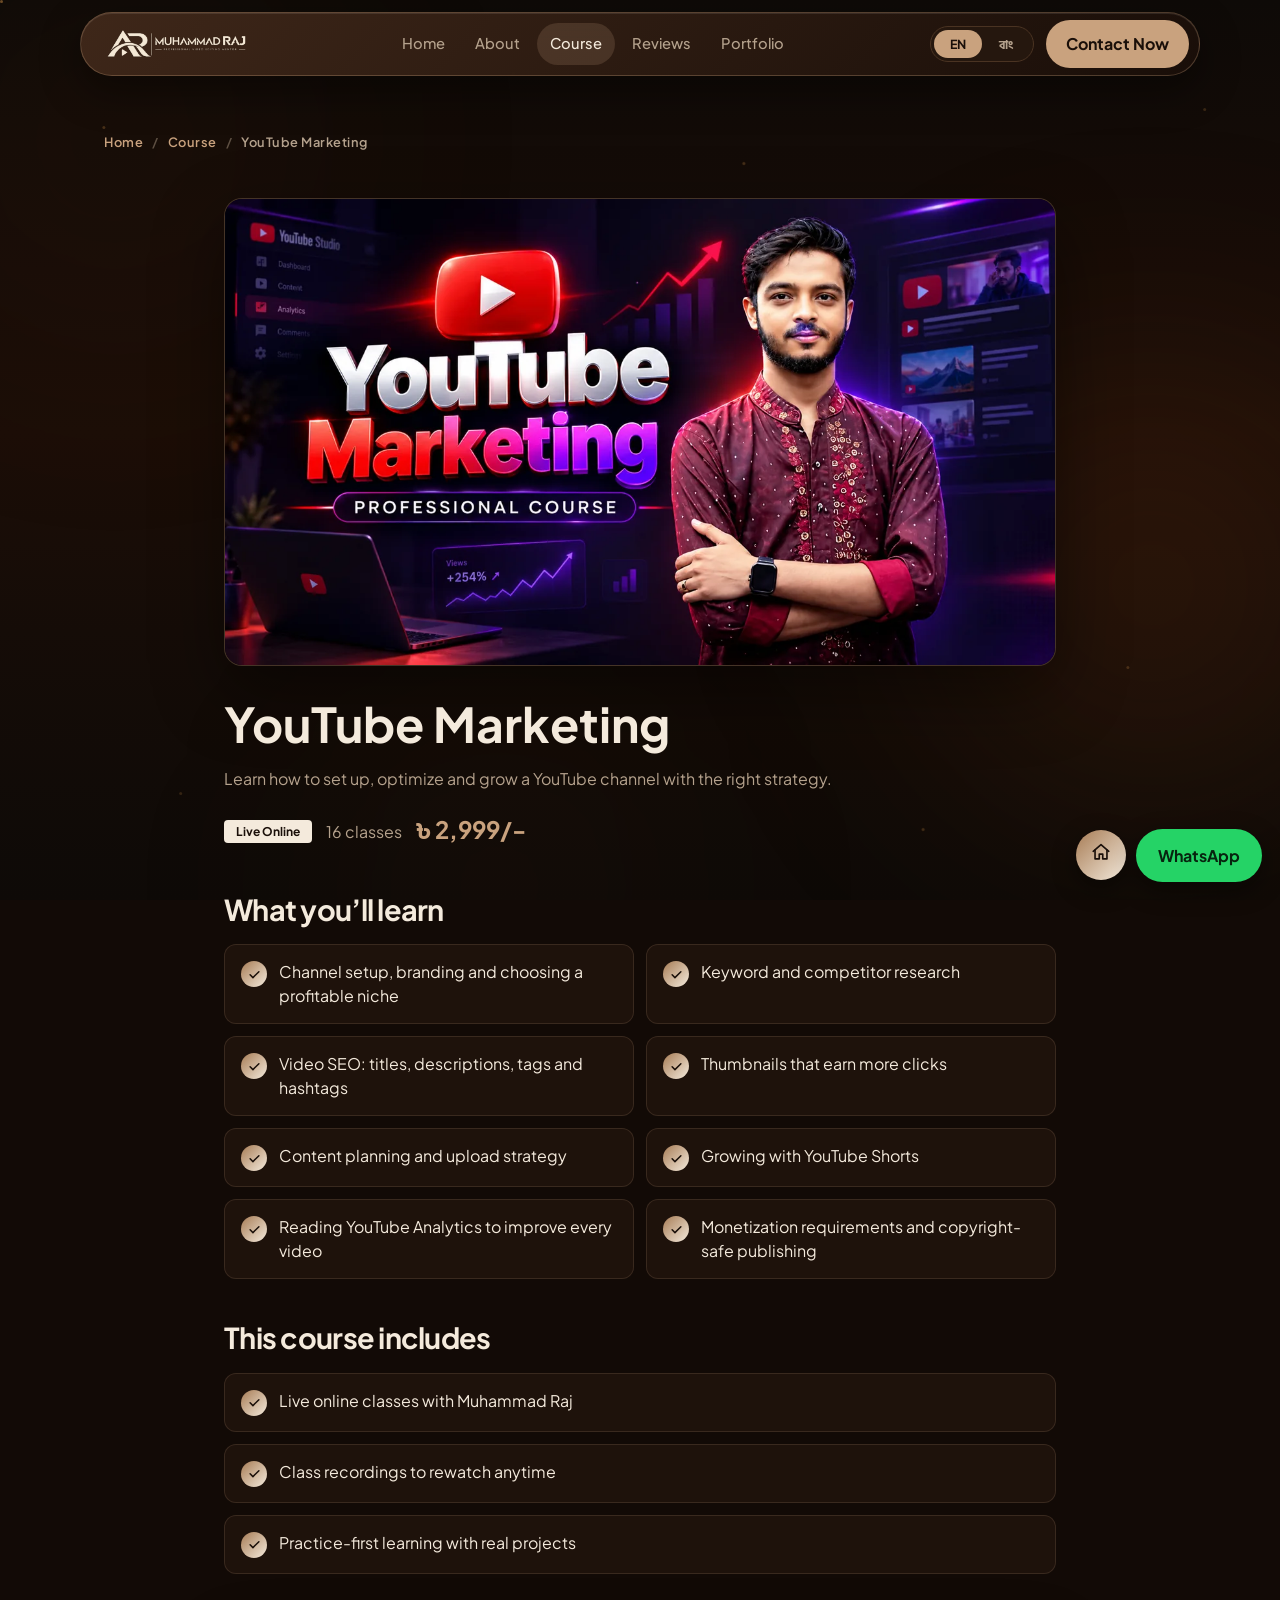
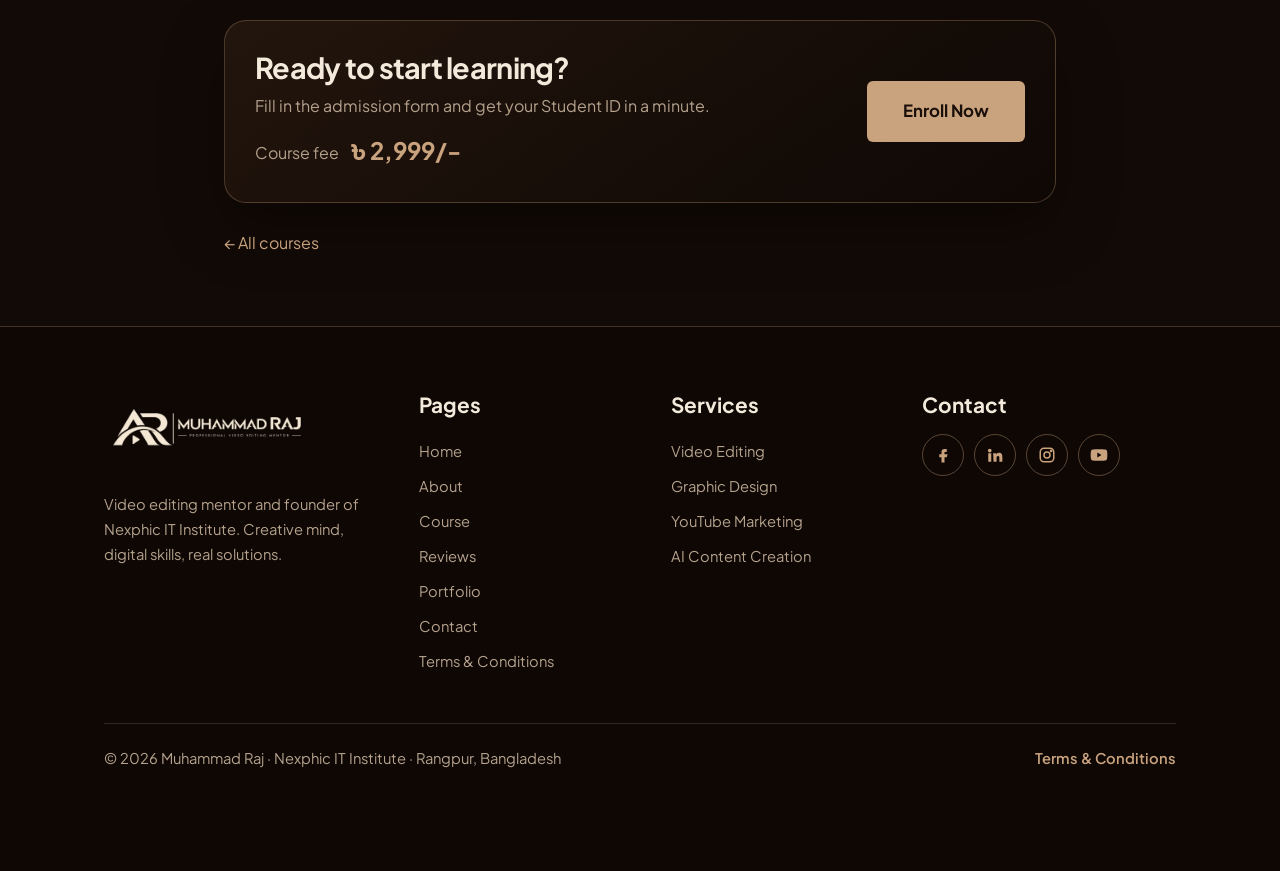
<file: course-youtube-marketing.html>
<!DOCTYPE html>
<html lang="en" data-tbn="ইউটিউব মার্কেটিং | মুহাম্মদ রাজ" data-dbn="সঠিক স্ট্র্যাটেজিতে ইউটিউব চ্যানেল সেটআপ, অপ্টিমাইজ ও গ্রো করার উপায় শিখুন।"><head><meta charset="utf-8">
<meta name="viewport" content="width=device-width, initial-scale=1, viewport-fit=cover">
<title>YouTube Marketing | Muhammad Raj</title>
<meta name="description" content="Learn how to set up, optimize and grow a YouTube channel with the right strategy.">
<script>document.documentElement.classList.add('js')</script>
<link rel="stylesheet" href="https://fonts.googleapis.com/css2?family=Plus+Jakarta+Sans:wght@400;500;600;700;800&family=Hind+Siliguri:wght@400;500;600;700&display=swap">
<link rel="stylesheet" href="assets/style.css">
</head>
<body>
<div class="bgfx" aria-hidden="true"><i></i><i></i><i></i></div>
<div id="ph"></div>
<div class="cur-ring" aria-hidden="true"><i></i></div><div class="cur-dot" aria-hidden="true"><i></i></div>

<nav id="nav"><div class="mini" role="group" aria-label="Quick menu"><i class="mdot"></i><a class="mi-h" href="index.html"><svg viewBox="0 0 24 24" width="16" height="16" fill="none" stroke="currentColor" stroke-width="1.8" stroke-linecap="round" stroke-linejoin="round"><path d="M3.5 11.2 12 4l8.5 7.2"/><path d="M5.5 10v9.5h4.6v-5.2h3.8v5.2h4.6V10"/></svg><span data-i18n="nh">Home</span></a><span class="sep"></span><a class="mi-c" href="contact.html"><svg viewBox="0 0 24 24" width="15" height="15" fill="none" stroke="currentColor" stroke-width="1.8" stroke-linecap="round" stroke-linejoin="round"><path d="M21 3 10.5 13.5"/><path d="M21 3 14.5 21l-4-7.5L3 9.5Z"/></svg><span data-i18n="nav6">Contact</span></a><span class="sep"></span><button class="mi-m" type="button" aria-label="Open menu"><span data-i18n="nm">Menu</span><svg viewBox="0 0 24 24" width="12" height="12" fill="none" stroke="currentColor" stroke-width="2.2" stroke-linecap="round" stroke-linejoin="round"><path d="m6 9 6 6 6-6"/></svg></button></div><div class="w"><a class="logo" href="index.html" aria-label="Muhammad Raj — Home"><span class="av brandmark"><span class="pic"><img src="assets/ar-muhammad-raj-logo.png" alt="Muhammad Raj — Professional Video Editing Mentor"></span></span></a>
<div class="lk"><a href="index.html" data-i18n="nv1">Home</a><a href="about.html" data-i18n="nv2">About</a><a href="courses.html" aria-current="page" data-i18n="nv3">Course</a><a href="reviews.html" data-i18n="nv4">Reviews</a><a href="portfolio.html" data-i18n="nv6">Portfolio</a></div>
<div class="nr"><div class="lang" data-l="en" role="group" aria-label="Language / ভাষা"><i></i><button type="button" data-l="en" aria-pressed="true">EN</button><button type="button" data-l="bn" aria-pressed="false" lang="bn">বাং</button></div><a class="btn p" href="contact.html" data-i18n="join">Contact Now</a><button class="hb" type="button" aria-label="Menu" aria-expanded="false" aria-controls="mpanel"><i></i><i></i><i></i></button></div></div><div class="mpanel" id="mpanel"><a href="index.html"><span class="mpi"><svg viewBox="0 0 24 24" width="20" height="20" fill="none" stroke="currentColor" stroke-width="1.8" stroke-linecap="round" stroke-linejoin="round"><path d="M3.5 11.2 12 4l8.5 7.2"/><path d="M5.5 10v9.5h4.6v-5.2h3.8v5.2h4.6V10"/></svg></span><span data-i18n="nv1">Home</span></a><a href="about.html"><span class="mpi"><svg viewBox="0 0 24 24" width="22" height="22" fill="none" stroke="currentColor" stroke-width="1.8" stroke-linecap="round" stroke-linejoin="round"><circle cx="12" cy="8" r="3.6"/><path d="M4.5 20c.9-3.8 3.7-5.6 7.5-5.6s6.6 1.8 7.5 5.6"/></svg></span><span data-i18n="nv2">About</span></a><a href="courses.html" aria-current="page"><span class="mpi"><svg viewBox="0 0 24 24" width="22" height="22" fill="none" stroke="currentColor" stroke-width="1.8" stroke-linecap="round" stroke-linejoin="round"><rect x="3" y="5" width="18" height="14" rx="3"/><path d="m10.2 9.2 4.6 2.8-4.6 2.8z"/></svg></span><span data-i18n="nv3">Course</span></a><a href="reviews.html"><span class="mpi"><svg viewBox="0 0 24 24" width="22" height="22" fill="none" stroke="currentColor" stroke-width="1.8" stroke-linecap="round" stroke-linejoin="round"><path d="m12 3.6 2.6 5.3 5.8.8-4.2 4.1 1 5.8L12 16.9l-5.2 2.7 1-5.8-4.2-4.1 5.8-.8z"/></svg></span><span data-i18n="nv4">Reviews</span></a><a href="portfolio.html"><span class="mpi"><svg viewBox="0 0 24 24" width="22" height="22" fill="none" stroke="currentColor" stroke-width="1.8" stroke-linecap="round" stroke-linejoin="round"><rect x="3.5" y="3.5" width="7.5" height="7.5" rx="2"/><rect x="13" y="3.5" width="7.5" height="7.5" rx="2"/><rect x="3.5" y="13" width="7.5" height="7.5" rx="2"/><rect x="13" y="13" width="7.5" height="7.5" rx="2"/></svg></span><span data-i18n="nv6">Portfolio</span></a><a class="mpc" href="contact.html" data-i18n="join">Contact Now</a></div></nav>

<header class="pgh cdh" id="top"><div class="w"><p class="crumb"><a href="index.html" data-i18n="nv1">Home</a><i>/</i><a href="courses.html" data-i18n="nv3">Course</a><i>/</i><span data-i18n="pc5">YouTube Marketing</span></p></div></header>
<section class="cdp"><div class="w cdw">
<figure class="cdt up"><img src="assets/course-youtube-marketing.webp" alt="YouTube Marketing" width="1280" height="720" decoding="async"></figure>
<h1 class="up" data-i18n="pc5" style="animation-delay:.08s">YouTube Marketing</h1>
<p class="lead up" data-i18n="d5s" style="animation-delay:.14s">Learn how to set up, optimize and grow a YouTube channel with the right strategy.</p>
<div class="cdm up" style="animation-delay:.2s"><em class="tag" data-i18n="rec">Live Online</em><span data-i18n="cls16">16 classes</span><b class="fee" data-digits>৳ 2,999/-</b></div>
<h2 data-i18n="dwl">What you’ll learn</h2>
<ul class="cdl"><li><span class="ck"><svg viewBox="0 0 24 24" width="18" height="18" fill="none" stroke="currentColor" stroke-width="2.4" stroke-linecap="round" stroke-linejoin="round" aria-hidden="true"><path d="m5 12.5 4.5 4.5L19 7.5"/></svg></span><span data-i18n="d5l1">Channel setup, branding and choosing a profitable niche</span></li><li><span class="ck"><svg viewBox="0 0 24 24" width="18" height="18" fill="none" stroke="currentColor" stroke-width="2.4" stroke-linecap="round" stroke-linejoin="round" aria-hidden="true"><path d="m5 12.5 4.5 4.5L19 7.5"/></svg></span><span data-i18n="d5l2">Keyword and competitor research</span></li><li><span class="ck"><svg viewBox="0 0 24 24" width="18" height="18" fill="none" stroke="currentColor" stroke-width="2.4" stroke-linecap="round" stroke-linejoin="round" aria-hidden="true"><path d="m5 12.5 4.5 4.5L19 7.5"/></svg></span><span data-i18n="d5l3">Video SEO: titles, descriptions, tags and hashtags</span></li><li><span class="ck"><svg viewBox="0 0 24 24" width="18" height="18" fill="none" stroke="currentColor" stroke-width="2.4" stroke-linecap="round" stroke-linejoin="round" aria-hidden="true"><path d="m5 12.5 4.5 4.5L19 7.5"/></svg></span><span data-i18n="d5l4">Thumbnails that earn more clicks</span></li><li><span class="ck"><svg viewBox="0 0 24 24" width="18" height="18" fill="none" stroke="currentColor" stroke-width="2.4" stroke-linecap="round" stroke-linejoin="round" aria-hidden="true"><path d="m5 12.5 4.5 4.5L19 7.5"/></svg></span><span data-i18n="d5l5">Content planning and upload strategy</span></li><li><span class="ck"><svg viewBox="0 0 24 24" width="18" height="18" fill="none" stroke="currentColor" stroke-width="2.4" stroke-linecap="round" stroke-linejoin="round" aria-hidden="true"><path d="m5 12.5 4.5 4.5L19 7.5"/></svg></span><span data-i18n="d5l6">Growing with YouTube Shorts</span></li><li><span class="ck"><svg viewBox="0 0 24 24" width="18" height="18" fill="none" stroke="currentColor" stroke-width="2.4" stroke-linecap="round" stroke-linejoin="round" aria-hidden="true"><path d="m5 12.5 4.5 4.5L19 7.5"/></svg></span><span data-i18n="d5l7">Reading YouTube Analytics to improve every video</span></li><li><span class="ck"><svg viewBox="0 0 24 24" width="18" height="18" fill="none" stroke="currentColor" stroke-width="2.4" stroke-linecap="round" stroke-linejoin="round" aria-hidden="true"><path d="m5 12.5 4.5 4.5L19 7.5"/></svg></span><span data-i18n="d5l8">Monetization requirements and copyright-safe publishing</span></li></ul>
<h2 data-i18n="dinc">This course includes</h2>
<ul class="cdl cdi"><li><span class="ck"><svg viewBox="0 0 24 24" width="18" height="18" fill="none" stroke="currentColor" stroke-width="2.4" stroke-linecap="round" stroke-linejoin="round" aria-hidden="true"><path d="m5 12.5 4.5 4.5L19 7.5"/></svg></span><span data-i18n="dinc1">Live online classes with Muhammad Raj</span></li><li><span class="ck"><svg viewBox="0 0 24 24" width="18" height="18" fill="none" stroke="currentColor" stroke-width="2.4" stroke-linecap="round" stroke-linejoin="round" aria-hidden="true"><path d="m5 12.5 4.5 4.5L19 7.5"/></svg></span><span data-i18n="dinc2">Class recordings to rewatch anytime</span></li><li><span class="ck"><svg viewBox="0 0 24 24" width="18" height="18" fill="none" stroke="currentColor" stroke-width="2.4" stroke-linecap="round" stroke-linejoin="round" aria-hidden="true"><path d="m5 12.5 4.5 4.5L19 7.5"/></svg></span><span data-i18n="dinc3">Practice-first learning with real projects</span></li></ul>
<div class="cde"><div><h2 data-i18n="dready">Ready to start learning?</h2><p data-i18n="dreadyp">Fill in the admission form and get your Student ID in a minute.</p><div class="cdf"><span data-i18n="dcf">Course fee</span><b class="fee" data-digits>৳ 2,999/-</b></div></div>
<a class="btn p cdb" href="admission.html?course=youtube-marketing" data-i18n="denr">Enroll Now</a></div>
<p class="cdback"><a href="courses.html#courses">← <span data-i18n="dback">All courses</span></a></p>
</div></section>
<footer class="ft"><div class="w"><div class="fg">
<div><a class="fl" href="index.html" aria-label="Muhammad Raj"><img src="assets/ar-muhammad-raj-logo.png" alt="Muhammad Raj" width="2048" height="723"></a><p data-i18n="ft1">Video editing mentor and founder of Nexphic IT Institute. Creative mind, digital skills, real solutions.</p></div>
<div><h4 data-i18n="ftp">Pages</h4><a href="index.html" data-i18n="nv1">Home</a><a href="about.html" data-i18n="nv2">About</a><a href="courses.html" data-i18n="nv3">Course</a><a href="reviews.html" data-i18n="nv4">Reviews</a><a href="portfolio.html" data-i18n="nv6">Portfolio</a><a href="contact.html" data-i18n="nv7">Contact</a><a href="terms.html" data-i18n="lg_ftt">Terms &amp; Conditions</a></div>
<div><h4 data-i18n="fts">Services</h4><a href="#courses" data-i18n="fs1">Video Editing</a><a href="#courses" data-i18n="fs2">Graphic Design</a><a href="#courses" data-i18n="fs3">YouTube Marketing</a><a href="#courses" data-i18n="fs4">AI Content Creation</a></div>
<div><h4 data-i18n="nav6">Contact</h4><div class="soc"><a href="https://www.facebook.com/mdrasel.gv" aria-label="Facebook" target="_blank" rel="noopener"><svg viewBox="0 0 24 24" width="18" height="18" fill="currentColor"><path d="M14 8h3V4h-3a4 4 0 0 0-4 4v3H7v4h3v7h4v-7h3l1-4h-4V8z"/></svg></a><a href="https://www.linkedin.com/in/md-raselve/" aria-label="LinkedIn" target="_blank" rel="noopener"><svg viewBox="0 0 24 24" width="18" height="18" fill="currentColor"><path d="M4.98 3.5a2.5 2.5 0 1 1 0 5 2.5 2.5 0 0 1 0-5zM3 9.5h4V21H3zm6.5 0h3.8v1.6h.1c.5-1 1.8-2 3.7-2 4 0 4.7 2.6 4.7 6V21h-4v-5c0-1.2 0-2.8-1.7-2.8s-2 1.3-2 2.7V21h-4z"/></svg></a><a href="https://www.instagram.com/muhammad_rasel.2/" aria-label="Instagram" target="_blank" rel="noopener"><svg viewBox="0 0 24 24" width="18" height="18" fill="none" stroke="currentColor" stroke-width="2"><rect x="3" y="3" width="18" height="18" rx="5"/><circle cx="12" cy="12" r="4"/><circle cx="17.5" cy="6.5" r=".8" fill="currentColor"/></svg></a><a href="https://www.youtube.com/@Muhammad-Raj2" aria-label="YouTube" target="_blank" rel="noopener"><svg viewBox="0 0 24 24" width="20" height="20" fill="currentColor"><path d="M21.6 7.2a2.5 2.5 0 0 0-1.8-1.8C18.2 5 12 5 12 5s-6.200 0-7.800.4A2.500 2.500 0 0 0 2.400 7.200C2 8.800 2 12 2 12s0 3.200.4 4.800a2.500 2.500 0 0 0 1.800 1.800C5.800 19 12 19 12 19s6.200 0 7.800-.4a2.500 2.500 0 0 0 1.800-1.800c.4-1.600.4-4.800.4-4.800s0-3.200-.4-4.800zM10 15V9l5 3z"/></svg></a></div></div>
</div><div class="ftb"><span data-i18n="foot">© 2026 Muhammad Raj · Nexphic IT Institute · Rangpur, Bangladesh</span><a href="terms.html" data-i18n="lg_ftt">Terms &amp; Conditions</a></div></div></footer>
<div class="fab"><a class="hm" href="index.html" aria-label="Home" title="Home"><svg viewBox="0 0 24 24" width="20" height="20" fill="none" stroke="currentColor" stroke-width="1.8" stroke-linecap="round" stroke-linejoin="round"><path d="M3.5 11.2 12 4l8.5 7.2"/><path d="M5.5 10v9.5h4.6v-5.2h3.8v5.2h4.6V10"/></svg></a><a class="wa" href="https://wa.me/8801861864027" aria-label="Message on WhatsApp" data-i18n="waf">WhatsApp</a></div>

<script src="assets/course-data.js"></script>
<script src="assets/legal.js"></script>
<script src="assets/main.js"></script>
<script src="assets/showcase.js"></script>
</body></html>
</file>
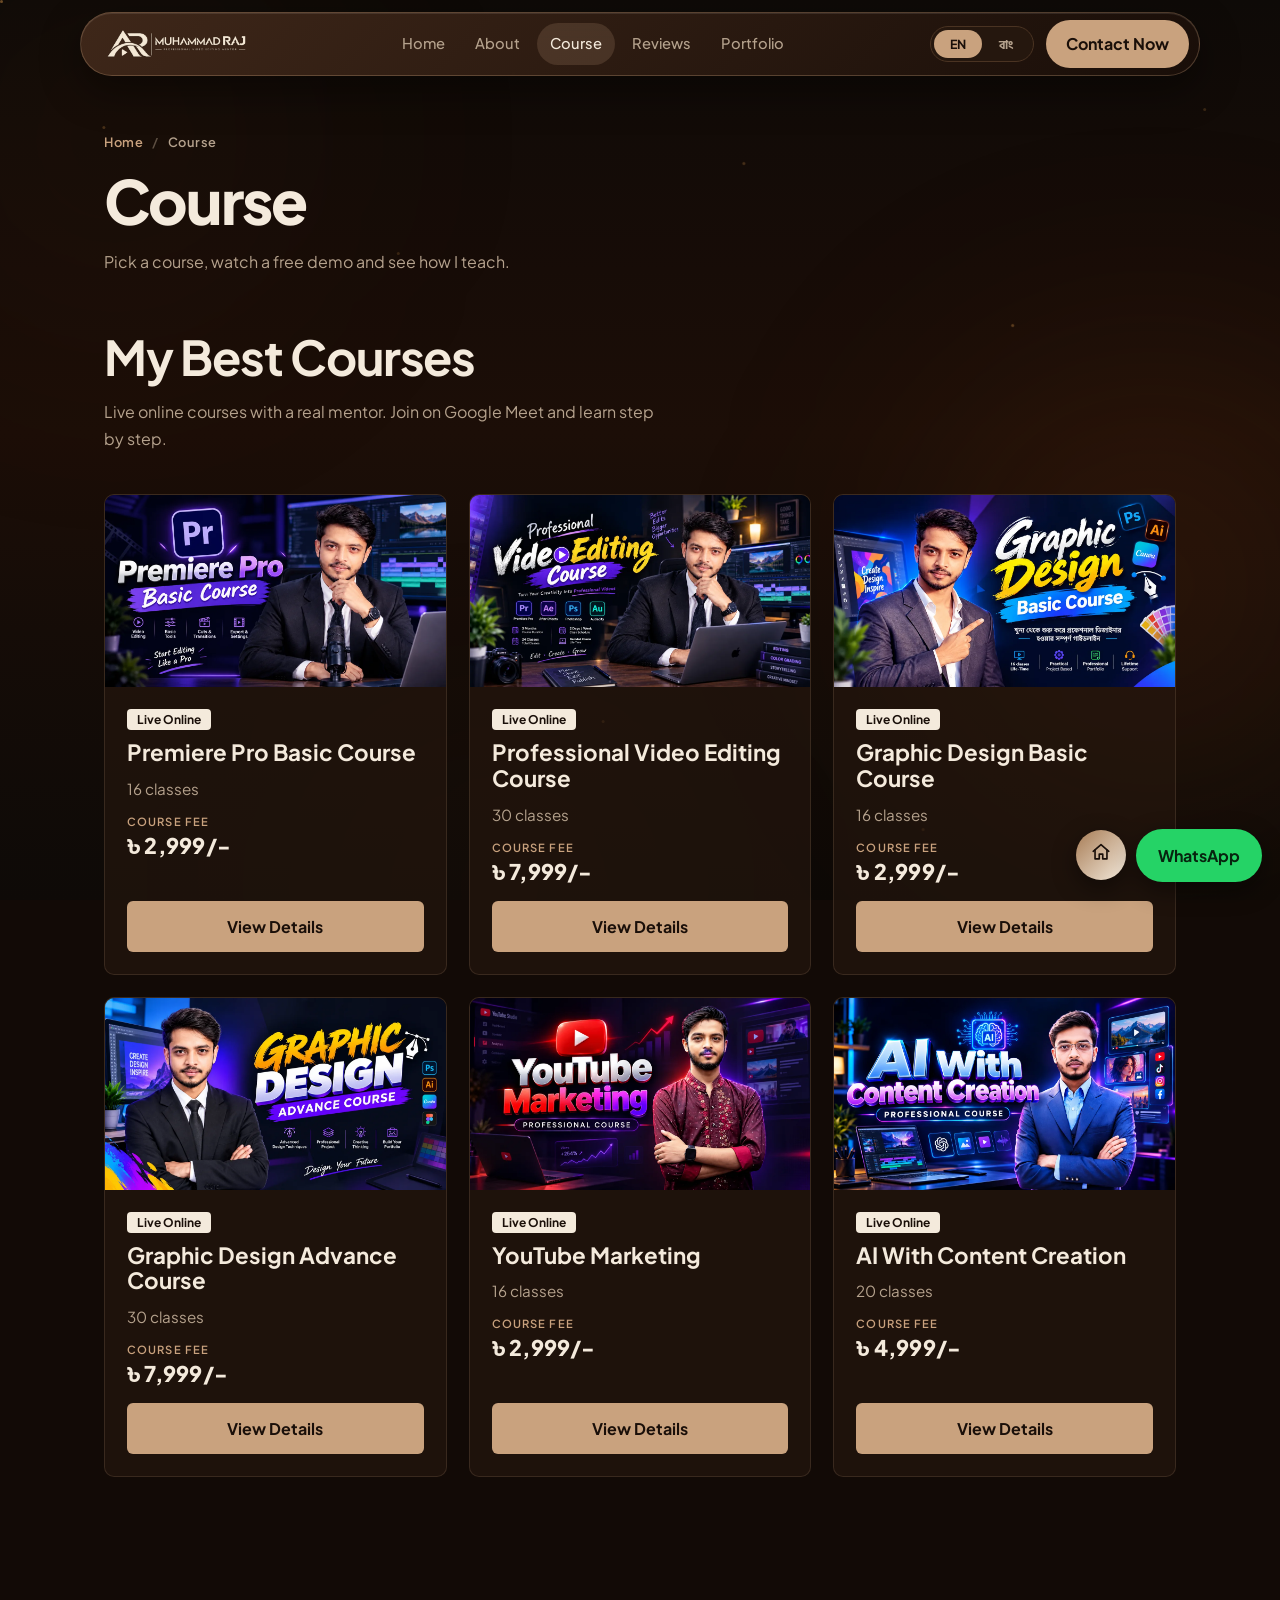
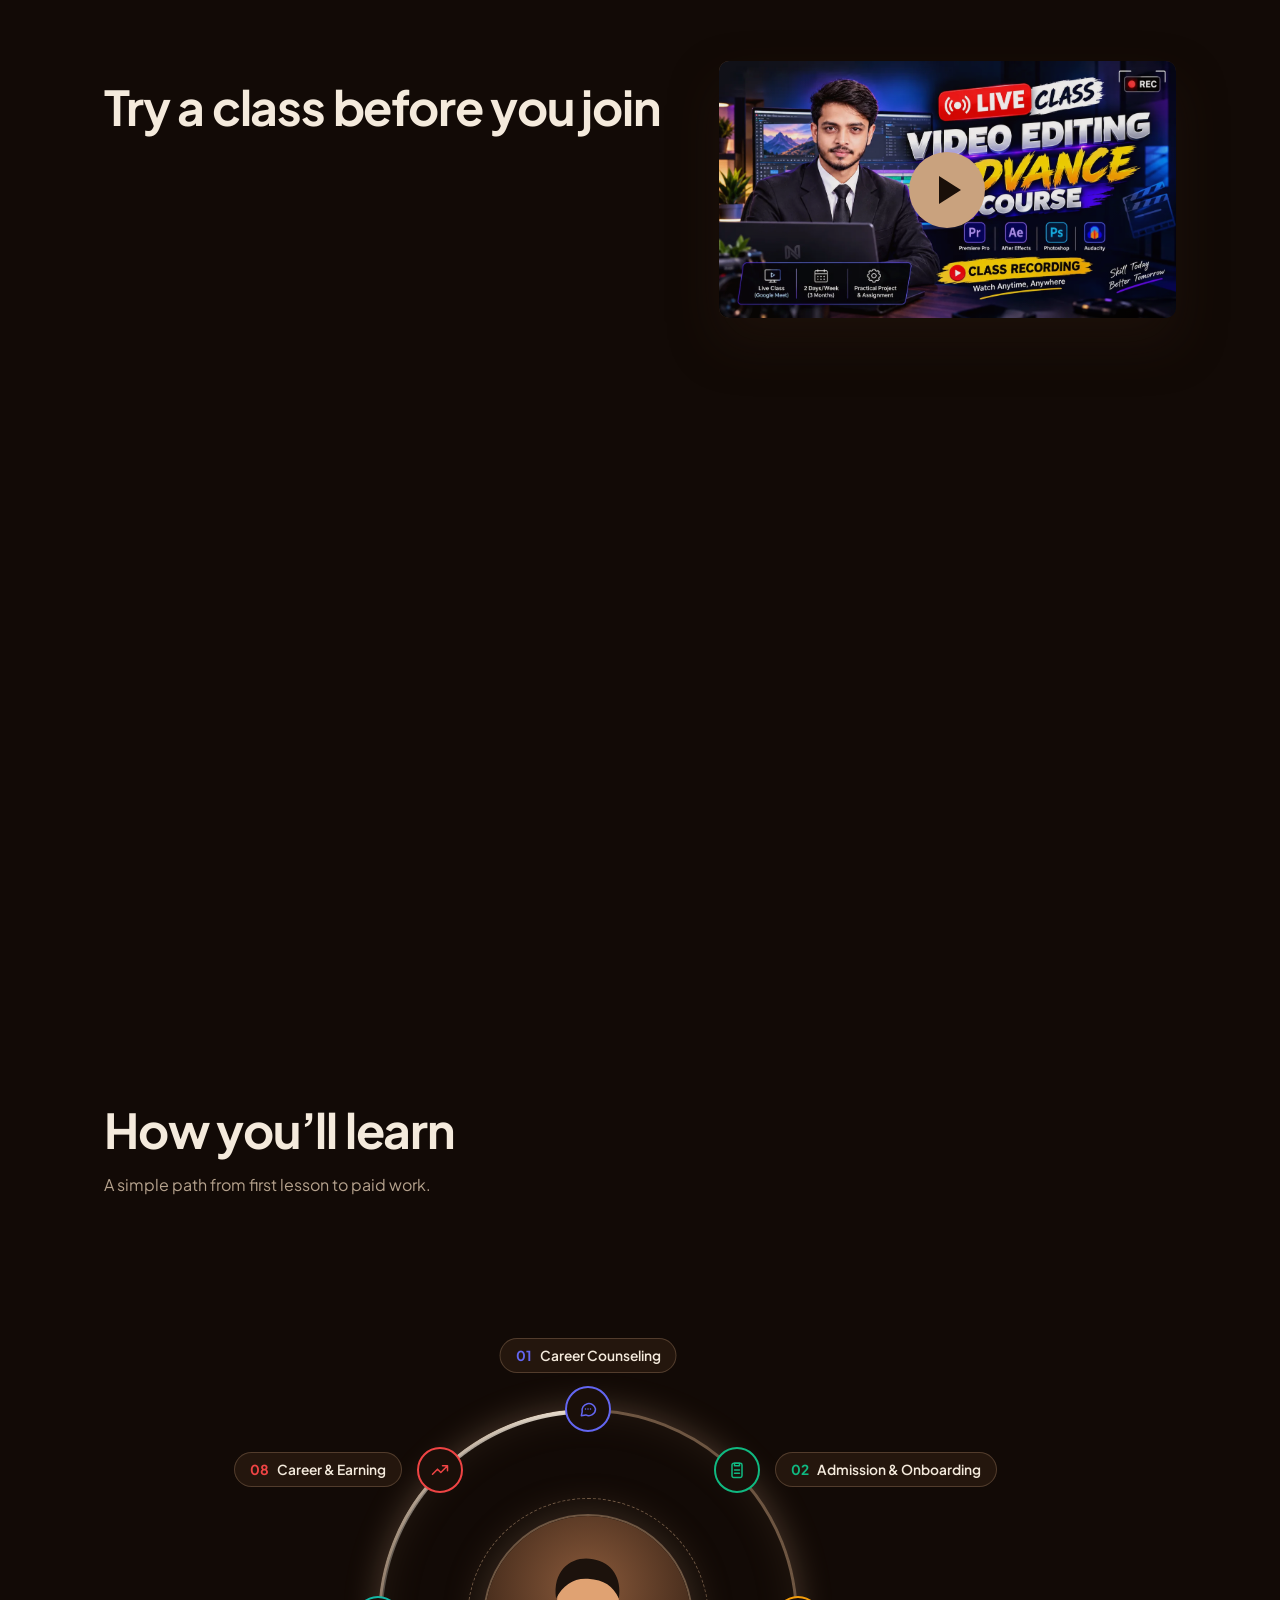
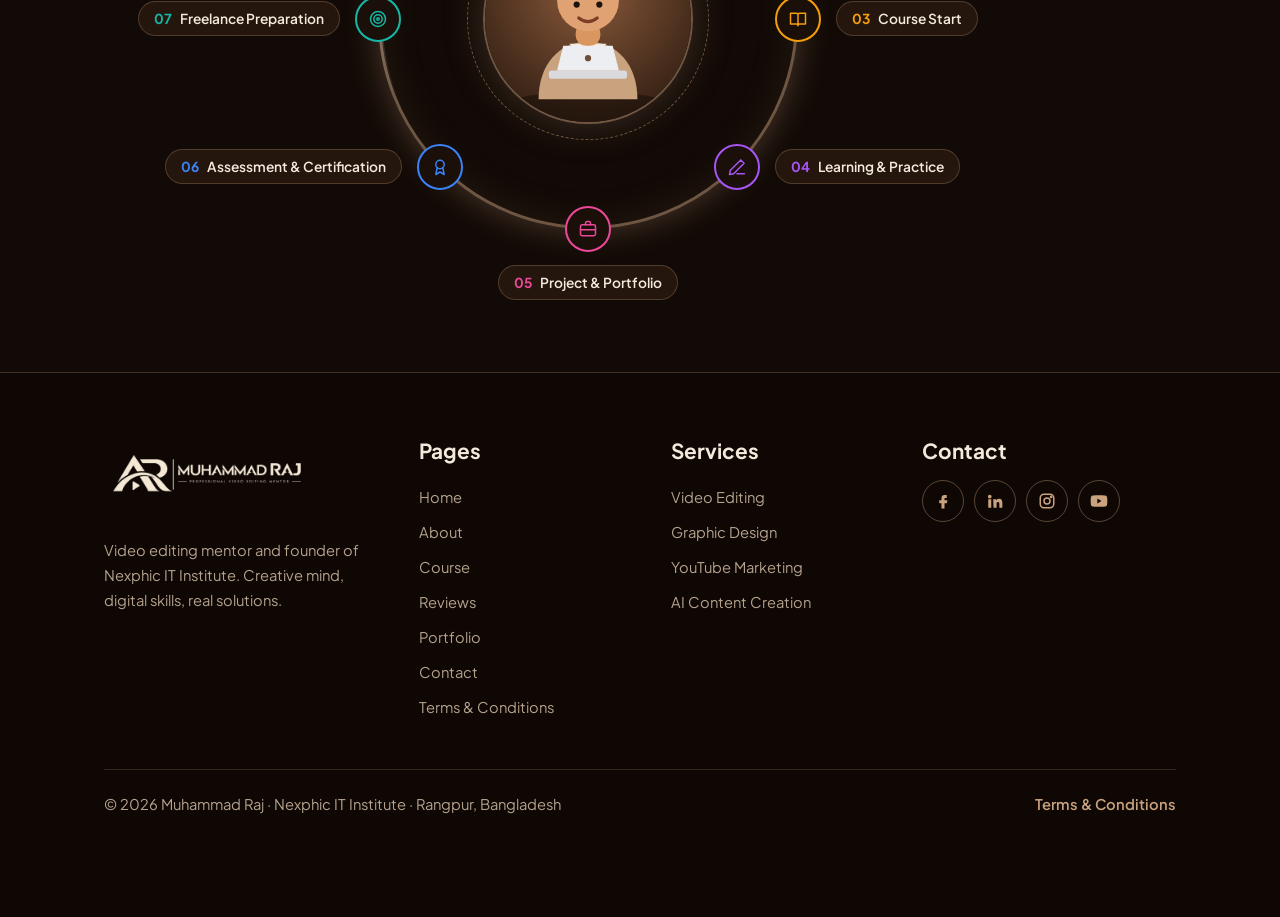
<file: courses.html>
<!DOCTYPE html>
<html lang="en" data-tbn="কোর্স | মুহাম্মদ রাজ" data-dbn="মুহাম্মদ রাজের ভিডিও এডিটিং, গ্রাফিক ডিজাইন, ইউটিউব মার্কেটিং ও এআই কনটেন্ট ক্রিয়েশন কোর্সসমূহ।"><head><meta charset="utf-8">
<meta name="viewport" content="width=device-width, initial-scale=1, viewport-fit=cover">
<title>Courses | Muhammad Raj</title>
<meta name="description" content="Live online video editing, graphic design, YouTube marketing and AI content creation courses by Muhammad Raj.">
<script>document.documentElement.classList.add('js')</script>
<link rel="stylesheet" href="https://fonts.googleapis.com/css2?family=Plus+Jakarta+Sans:wght@400;500;600;700;800&family=Hind+Siliguri:wght@400;500;600;700&display=swap">
<link rel="stylesheet" href="assets/style.css">
</head>
<body>
<div class="bgfx" aria-hidden="true"><i></i><i></i><i></i></div>
<div id="ph"></div>
<div class="cur-ring" aria-hidden="true"><i></i></div><div class="cur-dot" aria-hidden="true"><i></i></div>

<nav id="nav"><div class="mini" role="group" aria-label="Quick menu"><i class="mdot"></i><a class="mi-h" href="index.html"><svg viewBox="0 0 24 24" width="16" height="16" fill="none" stroke="currentColor" stroke-width="1.8" stroke-linecap="round" stroke-linejoin="round"><path d="M3.5 11.2 12 4l8.5 7.2"/><path d="M5.5 10v9.5h4.6v-5.2h3.8v5.2h4.6V10"/></svg><span data-i18n="nh">Home</span></a><span class="sep"></span><a class="mi-c" href="contact.html"><svg viewBox="0 0 24 24" width="15" height="15" fill="none" stroke="currentColor" stroke-width="1.8" stroke-linecap="round" stroke-linejoin="round"><path d="M21 3 10.5 13.5"/><path d="M21 3 14.5 21l-4-7.5L3 9.5Z"/></svg><span data-i18n="nav6">Contact</span></a><span class="sep"></span><button class="mi-m" type="button" aria-label="Open menu"><span data-i18n="nm">Menu</span><svg viewBox="0 0 24 24" width="12" height="12" fill="none" stroke="currentColor" stroke-width="2.2" stroke-linecap="round" stroke-linejoin="round"><path d="m6 9 6 6 6-6"/></svg></button></div><div class="w"><a class="logo" href="index.html" aria-label="Muhammad Raj — Home"><span class="av brandmark"><span class="pic"><img src="assets/ar-muhammad-raj-logo.png" alt="Muhammad Raj — Professional Video Editing Mentor"></span></span></a>
<div class="lk"><a href="index.html" data-i18n="nv1">Home</a><a href="about.html" data-i18n="nv2">About</a><a href="courses.html" aria-current="page" data-i18n="nv3">Course</a><a href="reviews.html" data-i18n="nv4">Reviews</a><a href="portfolio.html" data-i18n="nv6">Portfolio</a></div>
<div class="nr"><div class="lang" data-l="en" role="group" aria-label="Language / ভাষা"><i></i><button type="button" data-l="en" aria-pressed="true">EN</button><button type="button" data-l="bn" aria-pressed="false" lang="bn">বাং</button></div><a class="btn p" href="contact.html" data-i18n="join">Contact Now</a><button class="hb" type="button" aria-label="Menu" aria-expanded="false" aria-controls="mpanel"><i></i><i></i><i></i></button></div></div><div class="mpanel" id="mpanel"><a href="index.html"><span class="mpi"><svg viewBox="0 0 24 24" width="20" height="20" fill="none" stroke="currentColor" stroke-width="1.8" stroke-linecap="round" stroke-linejoin="round"><path d="M3.5 11.2 12 4l8.5 7.2"/><path d="M5.5 10v9.5h4.6v-5.2h3.8v5.2h4.6V10"/></svg></span><span data-i18n="nv1">Home</span></a><a href="about.html"><span class="mpi"><svg viewBox="0 0 24 24" width="22" height="22" fill="none" stroke="currentColor" stroke-width="1.8" stroke-linecap="round" stroke-linejoin="round"><circle cx="12" cy="8" r="3.6"/><path d="M4.5 20c.9-3.8 3.7-5.6 7.5-5.6s6.6 1.8 7.5 5.6"/></svg></span><span data-i18n="nv2">About</span></a><a href="courses.html" aria-current="page"><span class="mpi"><svg viewBox="0 0 24 24" width="22" height="22" fill="none" stroke="currentColor" stroke-width="1.8" stroke-linecap="round" stroke-linejoin="round"><rect x="3" y="5" width="18" height="14" rx="3"/><path d="m10.2 9.2 4.6 2.8-4.6 2.8z"/></svg></span><span data-i18n="nv3">Course</span></a><a href="reviews.html"><span class="mpi"><svg viewBox="0 0 24 24" width="22" height="22" fill="none" stroke="currentColor" stroke-width="1.8" stroke-linecap="round" stroke-linejoin="round"><path d="m12 3.6 2.6 5.3 5.8.8-4.2 4.1 1 5.8L12 16.9l-5.2 2.7 1-5.8-4.2-4.1 5.8-.8z"/></svg></span><span data-i18n="nv4">Reviews</span></a><a href="portfolio.html"><span class="mpi"><svg viewBox="0 0 24 24" width="22" height="22" fill="none" stroke="currentColor" stroke-width="1.8" stroke-linecap="round" stroke-linejoin="round"><rect x="3.5" y="3.5" width="7.5" height="7.5" rx="2"/><rect x="13" y="3.5" width="7.5" height="7.5" rx="2"/><rect x="3.5" y="13" width="7.5" height="7.5" rx="2"/><rect x="13" y="13" width="7.5" height="7.5" rx="2"/></svg></span><span data-i18n="nv6">Portfolio</span></a><a class="mpc" href="contact.html" data-i18n="join">Contact Now</a></div></nav>

<header class="pgh" id="top"><div class="w"><p class="crumb"><a href="index.html" data-i18n="nv1">Home</a><i>/</i><span data-i18n="nv3">Course</span></p><h1 class="up" data-i18n="nv3">Course</h1><p class="lead up" style="animation-delay:.1s" data-i18n="pg2">Pick a course, watch a free demo and see how I teach.</p></div></header><section id="courses"><div class="w"><h2 data-i18n="mbh">My Best Courses</h2><p class="lead" data-i18n="mbl">Live online courses with a real mentor. Join on Google Meet and learn step by step.</p>
<div class="cs nb">
<article class="c"><i class="pic"><a class="cpl" href="course-premiere-pro-basic.html" tabindex="-1" aria-hidden="true"><img src="assets/course-premiere-pro-basic.webp" alt="Premiere Pro Basic Course" width="1280" height="720" loading="lazy" decoding="async"></a></i><div><em class="tag" data-i18n="rec">Live Online</em><a class="ctl" href="course-premiere-pro-basic.html"><h3 data-i18n="pc1">Premiere Pro Basic Course</h3></a><span data-i18n="cls16">16 classes</span><b class="fee" data-digits>৳ 2,999/-</b><a class="btn p" href="course-premiere-pro-basic.html" data-i18n="dvd">View Details</a></div></article>
<article class="c"><i class="pic"><a class="cpl" href="course-professional-video-editing.html" tabindex="-1" aria-hidden="true"><img src="assets/course-professional-video-editing.webp" alt="Professional Video Editing Course" width="1280" height="720" loading="lazy" decoding="async"></a></i><div><em class="tag" data-i18n="rec">Live Online</em><a class="ctl" href="course-professional-video-editing.html"><h3 data-i18n="pc2">Professional Video Editing Course</h3></a><span data-i18n="cls30">30 classes</span><b class="fee" data-digits>৳ 7,999/-</b><a class="btn p" href="course-professional-video-editing.html" data-i18n="dvd">View Details</a></div></article>
<article class="c"><i class="pic"><a class="cpl" href="course-graphic-design-basic.html" tabindex="-1" aria-hidden="true"><img src="assets/course-graphic-design-basic.webp" alt="Graphic Design Basic Course" width="1280" height="720" loading="lazy" decoding="async"></a></i><div><em class="tag" data-i18n="rec">Live Online</em><a class="ctl" href="course-graphic-design-basic.html"><h3 data-i18n="pc3">Graphic Design Basic Course</h3></a><span data-i18n="cls16">16 classes</span><b class="fee" data-digits>৳ 2,999/-</b><a class="btn p" href="course-graphic-design-basic.html" data-i18n="dvd">View Details</a></div></article>
<article class="c"><i class="pic"><a class="cpl" href="course-graphic-design-advance.html" tabindex="-1" aria-hidden="true"><img src="assets/course-graphic-design-advance.webp" alt="Graphic Design Advance Course" width="1280" height="720" loading="lazy" decoding="async"></a></i><div><em class="tag" data-i18n="rec">Live Online</em><a class="ctl" href="course-graphic-design-advance.html"><h3 data-i18n="pc4">Graphic Design Advance Course</h3></a><span data-i18n="cls30">30 classes</span><b class="fee" data-digits>৳ 7,999/-</b><a class="btn p" href="course-graphic-design-advance.html" data-i18n="dvd">View Details</a></div></article>
<article class="c"><i class="pic"><a class="cpl" href="course-youtube-marketing.html" tabindex="-1" aria-hidden="true"><img src="assets/course-youtube-marketing.webp" alt="YouTube Marketing Professional Course" width="1280" height="720" loading="lazy" decoding="async"></a></i><div><em class="tag" data-i18n="rec">Live Online</em><a class="ctl" href="course-youtube-marketing.html"><h3 data-i18n="pc5">YouTube Marketing</h3></a><span data-i18n="cls16">16 classes</span><b class="fee" data-digits>৳ 2,999/-</b><a class="btn p" href="course-youtube-marketing.html" data-i18n="dvd">View Details</a></div></article>
<article class="c"><i class="pic"><a class="cpl" href="course-ai-content-creation.html" tabindex="-1" aria-hidden="true"><img src="assets/course-ai-content-creation.webp" alt="AI With Content Creation Professional Course" width="1280" height="720" loading="lazy" decoding="async"></a></i><div><em class="tag" data-i18n="rec">Live Online</em><a class="ctl" href="course-ai-content-creation.html"><h3 data-i18n="c4">AI With Content Creation</h3></a><span data-i18n="cls20">20 classes</span><b class="fee" data-digits>৳ 4,999/-</b><a class="btn p" href="course-ai-content-creation.html" data-i18n="dvd">View Details</a></div></article>
</div></div></section><section class="demo" id="demo"><div class="w"><div><h2 data-i18n="dh">Try a class before you join</h2><p class="lead" data-i18n="dl">Watch a free demo class and see how I teach. If it feels right, pick your course.</p><a class="btn" href="https://youtu.be/3qdYvEwvuG0" id="demoBtn" data-i18n="db">Watch the demo class</a></div>
<div class="scr"><img src="assets/course-video-editing-live-advance.webp" alt="Live Class Video Editing Advance Course" loading="lazy"><span class="play"></span></div></div></section><section id="classes"><div class="w"><h2 data-i18n="clh">Inside my classes</h2><p class="lead" data-i18n="cll">Practice-first teaching: you learn a tool, then use it on a real project.</p>
<div class="cl"><figure><img src="assets/class-guiding.webp" alt="Muhammad Raj guiding a student" loading="lazy" style="object-position:55% 40%"><figcaption data-i18n="cl3">Mentor feedback on your work</figcaption></figure>
<figure><img src="assets/class-live.webp" alt="Live video editing class" loading="lazy" style="object-position:46% 50%"><figcaption data-i18n="ci2">Live classes with real students</figcaption></figure>
<figure><img src="assets/class-room.webp" alt="Nexphic classroom" loading="lazy" style="object-position:55% 40%"><figcaption data-i18n="ci3">Learn the full editing workflow</figcaption></figure></div></div></section><section><div class="w"><h2 data-i18n="hh">How you’ll learn</h2><p class="lead" data-i18n="hl">A simple path from first lesson to paid work.</p>
<div class="orw"><div class="orb"><i class="rg"><i class="sw"></i></i><div class="cw"><div class="ci"><img src="assets/student-center.svg" alt="Student learning on a laptop"></div></div><div class="nd t" style="--x:0;--y:-1;--c:#6366f1;--i:0"><span class="ic2"><svg viewBox="0 0 24 24" width="20" height="20" fill="none" stroke="currentColor" stroke-width="1.8" stroke-linecap="round" stroke-linejoin="round"><path d="M21 12a8 8 0 0 1-11.6 7.1L4 20l1-4.6A8 8 0 1 1 21 12z"/><path d="M9 12h.01M12 12h.01M15 12h.01"/></svg></span><span class="lb"><b data-digits>01</b><span data-i18n="o1">Career Counseling</span></span></div><div class="nd r" style="--x:.7071;--y:-.7071;--c:#10b981;--i:1"><span class="ic2"><svg viewBox="0 0 24 24" width="20" height="20" fill="none" stroke="currentColor" stroke-width="1.8" stroke-linecap="round" stroke-linejoin="round"><rect x="6" y="4" width="12" height="17" rx="2"/><path d="M9 4h6v3H9zM9 12h6M9 16h6"/></svg></span><span class="lb"><b data-digits>02</b><span data-i18n="o2">Admission &amp; Onboarding</span></span></div><div class="nd r" style="--x:1;--y:0;--c:#f59e0b;--i:2"><span class="ic2"><svg viewBox="0 0 24 24" width="20" height="20" fill="none" stroke="currentColor" stroke-width="1.8" stroke-linecap="round" stroke-linejoin="round"><path d="M3 5h7a2 2 0 0 1 2 2v13a2 2 0 0 0-2-2H3zM21 5h-7a2 2 0 0 0-2 2v13a2 2 0 0 1 2-2h7z"/></svg></span><span class="lb"><b data-digits>03</b><span data-i18n="o3">Course Start</span></span></div><div class="nd r" style="--x:.7071;--y:.7071;--c:#a855f7;--i:3"><span class="ic2"><svg viewBox="0 0 24 24" width="20" height="20" fill="none" stroke="currentColor" stroke-width="1.8" stroke-linecap="round" stroke-linejoin="round"><path d="M12 20h9M16.5 3.5l4 4L8 20l-5 1 1-5z"/></svg></span><span class="lb"><b data-digits>04</b><span data-i18n="o4">Learning &amp; Practice</span></span></div><div class="nd bt" style="--x:0;--y:1;--c:#ec4899;--i:4"><span class="ic2"><svg viewBox="0 0 24 24" width="20" height="20" fill="none" stroke="currentColor" stroke-width="1.8" stroke-linecap="round" stroke-linejoin="round"><rect x="3" y="7" width="18" height="13" rx="2"/><path d="M9 7V5a2 2 0 0 1 2-2h2a2 2 0 0 1 2 2v2M3 13h18"/></svg></span><span class="lb"><b data-digits>05</b><span data-i18n="o5">Project &amp; Portfolio</span></span></div><div class="nd l" style="--x:-.7071;--y:.7071;--c:#3b82f6;--i:5"><span class="ic2"><svg viewBox="0 0 24 24" width="20" height="20" fill="none" stroke="currentColor" stroke-width="1.8" stroke-linecap="round" stroke-linejoin="round"><circle cx="12" cy="9" r="5"/><path d="M8.5 13.5 7 21l5-3 5 3-1.5-7.5"/></svg></span><span class="lb"><b data-digits>06</b><span data-i18n="o6">Assessment &amp; Certification</span></span></div><div class="nd l" style="--x:-1;--y:0;--c:#14b8a6;--i:6"><span class="ic2"><svg viewBox="0 0 24 24" width="20" height="20" fill="none" stroke="currentColor" stroke-width="1.8" stroke-linecap="round" stroke-linejoin="round"><circle cx="12" cy="12" r="9"/><circle cx="12" cy="12" r="5"/><circle cx="12" cy="12" r="1.5"/></svg></span><span class="lb"><b data-digits>07</b><span data-i18n="o7">Freelance Preparation</span></span></div><div class="nd l" style="--x:-.7071;--y:-.7071;--c:#ef4444;--i:7"><span class="ic2"><svg viewBox="0 0 24 24" width="20" height="20" fill="none" stroke="currentColor" stroke-width="1.8" stroke-linecap="round" stroke-linejoin="round"><path d="M3 17l6-6 4 4 8-8M15 7h6v6"/></svg></span><span class="lb"><b data-digits>08</b><span data-i18n="o8">Career &amp; Earning</span></span></div></div></div><ol class="orl"><li style="--c:#6366f1"><b data-digits>01</b><span data-i18n="o1">Career Counseling</span></li><li style="--c:#10b981"><b data-digits>02</b><span data-i18n="o2">Admission &amp; Onboarding</span></li><li style="--c:#f59e0b"><b data-digits>03</b><span data-i18n="o3">Course Start</span></li><li style="--c:#a855f7"><b data-digits>04</b><span data-i18n="o4">Learning &amp; Practice</span></li><li style="--c:#ec4899"><b data-digits>05</b><span data-i18n="o5">Project &amp; Portfolio</span></li><li style="--c:#3b82f6"><b data-digits>06</b><span data-i18n="o6">Assessment &amp; Certification</span></li><li style="--c:#14b8a6"><b data-digits>07</b><span data-i18n="o7">Freelance Preparation</span></li><li style="--c:#ef4444"><b data-digits>08</b><span data-i18n="o8">Career &amp; Earning</span></li></ol></div></section>
<footer class="ft"><div class="w"><div class="fg">
<div><a class="fl" href="index.html" aria-label="Muhammad Raj"><img src="assets/ar-muhammad-raj-logo.png" alt="Muhammad Raj" width="2048" height="723"></a><p data-i18n="ft1">Video editing mentor and founder of Nexphic IT Institute. Creative mind, digital skills, real solutions.</p></div>
<div><h4 data-i18n="ftp">Pages</h4><a href="index.html" data-i18n="nv1">Home</a><a href="about.html" data-i18n="nv2">About</a><a href="courses.html" data-i18n="nv3">Course</a><a href="reviews.html" data-i18n="nv4">Reviews</a><a href="portfolio.html" data-i18n="nv6">Portfolio</a><a href="contact.html" data-i18n="nv7">Contact</a><a href="terms.html" data-i18n="lg_ftt">Terms &amp; Conditions</a></div>
<div><h4 data-i18n="fts">Services</h4><a href="#courses" data-i18n="fs1">Video Editing</a><a href="#courses" data-i18n="fs2">Graphic Design</a><a href="#courses" data-i18n="fs3">YouTube Marketing</a><a href="#courses" data-i18n="fs4">AI Content Creation</a></div>
<div><h4 data-i18n="nav6">Contact</h4><div class="soc"><a href="https://www.facebook.com/mdrasel.gv" aria-label="Facebook" target="_blank" rel="noopener"><svg viewBox="0 0 24 24" width="18" height="18" fill="currentColor"><path d="M14 8h3V4h-3a4 4 0 0 0-4 4v3H7v4h3v7h4v-7h3l1-4h-4V8z"/></svg></a><a href="https://www.linkedin.com/in/md-raselve/" aria-label="LinkedIn" target="_blank" rel="noopener"><svg viewBox="0 0 24 24" width="18" height="18" fill="currentColor"><path d="M4.98 3.5a2.5 2.5 0 1 1 0 5 2.5 2.5 0 0 1 0-5zM3 9.5h4V21H3zm6.5 0h3.8v1.6h.1c.5-1 1.8-2 3.7-2 4 0 4.7 2.6 4.7 6V21h-4v-5c0-1.2 0-2.8-1.7-2.8s-2 1.3-2 2.7V21h-4z"/></svg></a><a href="https://www.instagram.com/muhammad_rasel.2/" aria-label="Instagram" target="_blank" rel="noopener"><svg viewBox="0 0 24 24" width="18" height="18" fill="none" stroke="currentColor" stroke-width="2"><rect x="3" y="3" width="18" height="18" rx="5"/><circle cx="12" cy="12" r="4"/><circle cx="17.5" cy="6.5" r=".8" fill="currentColor"/></svg></a><a href="https://www.youtube.com/@Muhammad-Raj2" aria-label="YouTube" target="_blank" rel="noopener"><svg viewBox="0 0 24 24" width="20" height="20" fill="currentColor"><path d="M21.6 7.2a2.5 2.5 0 0 0-1.8-1.8C18.2 5 12 5 12 5s-6.200 0-7.800.4A2.500 2.500 0 0 0 2.400 7.200C2 8.800 2 12 2 12s0 3.200.4 4.800a2.500 2.500 0 0 0 1.800 1.800C5.800 19 12 19 12 19s6.200 0 7.800-.4a2.500 2.500 0 0 0 1.800-1.800c.4-1.600.4-4.800.4-4.800s0-3.200-.4-4.800zM10 15V9l5 3z"/></svg></a></div></div>
</div><div class="ftb"><span data-i18n="foot">© 2026 Muhammad Raj · Nexphic IT Institute · Rangpur, Bangladesh</span><a href="terms.html" data-i18n="lg_ftt">Terms &amp; Conditions</a></div></div></footer>
<div class="fab"><a class="hm" href="index.html" aria-label="Home" title="Home"><svg viewBox="0 0 24 24" width="20" height="20" fill="none" stroke="currentColor" stroke-width="1.8" stroke-linecap="round" stroke-linejoin="round"><path d="M3.5 11.2 12 4l8.5 7.2"/><path d="M5.5 10v9.5h4.6v-5.2h3.8v5.2h4.6V10"/></svg></a><a class="wa" href="https://wa.me/8801861864027" aria-label="Message on WhatsApp" data-i18n="waf">WhatsApp</a></div>

<script src="assets/course-data.js"></script>
<script src="assets/legal.js"></script>
<script src="assets/main.js"></script>
<script src="assets/showcase.js"></script>
</body></html>
</file>
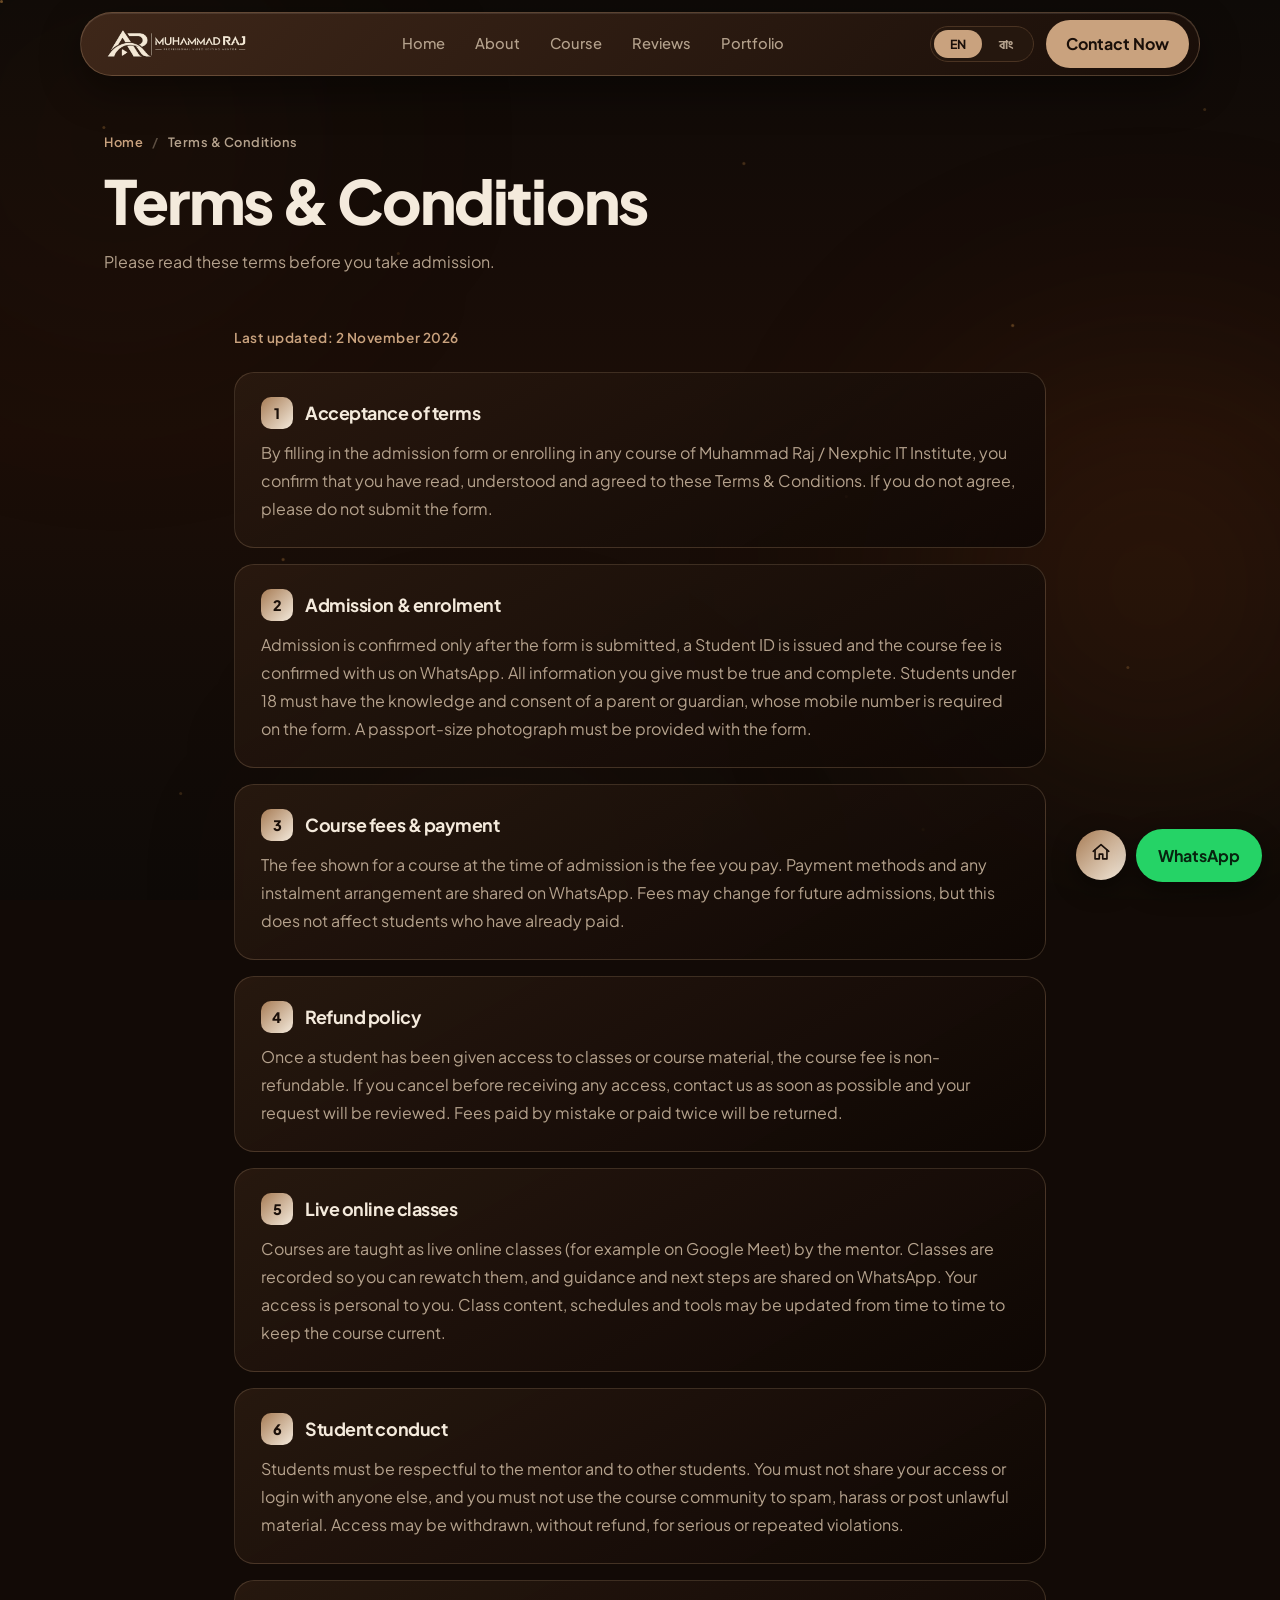
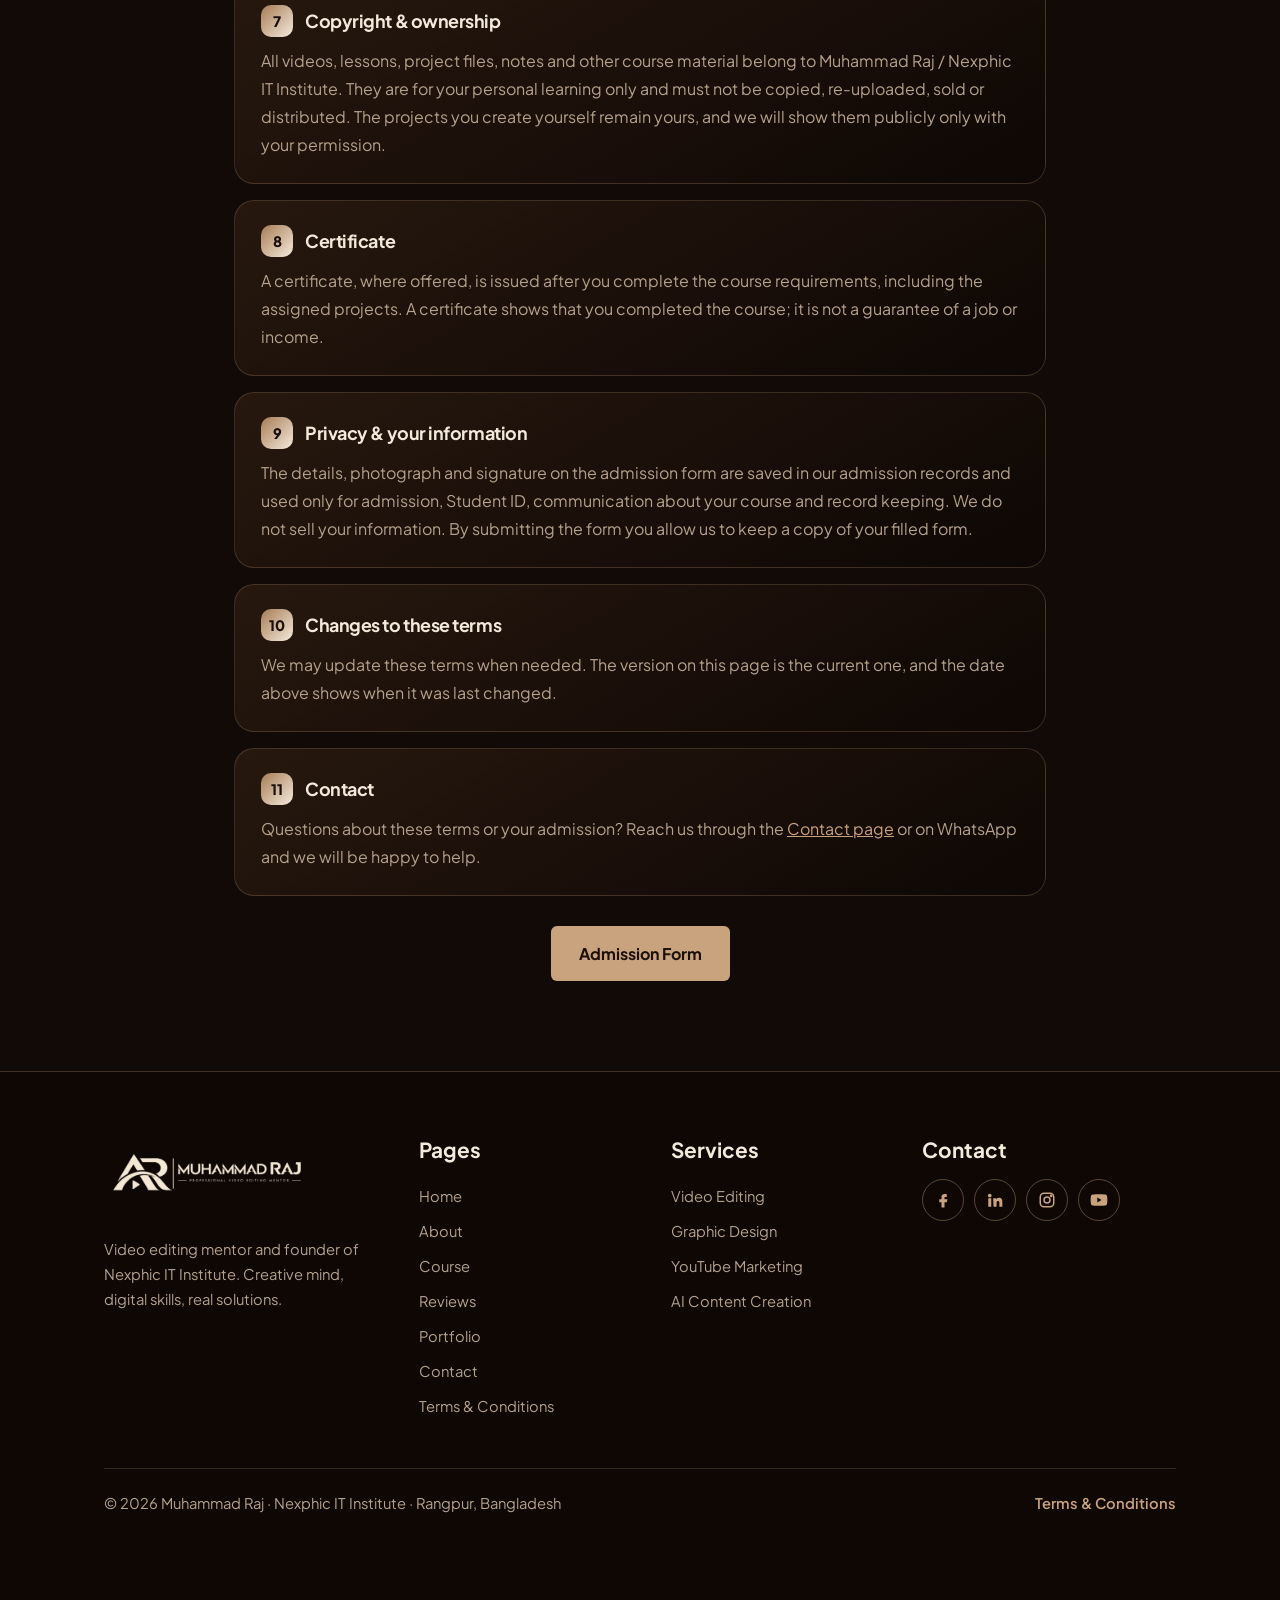
<file: terms.html>
<!DOCTYPE html>
<html lang="en" data-tbn="শর্তাবলি | মুহাম্মদ রাজ" data-dbn="অ্যাডমিশন, ফি, রিফান্ড, ক্লাস ও গোপনীয়তা সংক্রান্ত শর্তাবলি।"><head><meta charset="utf-8">
<meta name="viewport" content="width=device-width, initial-scale=1, viewport-fit=cover">
<title>Terms &amp; Conditions | Muhammad Raj</title>
<meta name="description" content="Terms and conditions for admission, fees, refunds, classes and privacy at Muhammad Raj / Nexphic IT Institute.">
<script>document.documentElement.classList.add('js')</script>
<link rel="stylesheet" href="https://fonts.googleapis.com/css2?family=Plus+Jakarta+Sans:wght@400;500;600;700;800&family=Hind+Siliguri:wght@400;500;600;700&display=swap">
<link rel="stylesheet" href="assets/style.css">
</head>
<body>
<div class="bgfx" aria-hidden="true"><i></i><i></i><i></i></div>
<div id="ph"></div>
<div class="cur-ring" aria-hidden="true"><i></i></div><div class="cur-dot" aria-hidden="true"><i></i></div>

<nav id="nav"><div class="mini" role="group" aria-label="Quick menu"><i class="mdot"></i><a class="mi-h" href="index.html"><svg viewBox="0 0 24 24" width="16" height="16" fill="none" stroke="currentColor" stroke-width="1.8" stroke-linecap="round" stroke-linejoin="round"><path d="M3.5 11.2 12 4l8.5 7.2"/><path d="M5.5 10v9.5h4.6v-5.2h3.8v5.2h4.6V10"/></svg><span data-i18n="nh">Home</span></a><span class="sep"></span><a class="mi-c" href="contact.html"><svg viewBox="0 0 24 24" width="15" height="15" fill="none" stroke="currentColor" stroke-width="1.8" stroke-linecap="round" stroke-linejoin="round"><path d="M21 3 10.5 13.5"/><path d="M21 3 14.5 21l-4-7.5L3 9.5Z"/></svg><span data-i18n="nav6">Contact</span></a><span class="sep"></span><button class="mi-m" type="button" aria-label="Open menu"><span data-i18n="nm">Menu</span><svg viewBox="0 0 24 24" width="12" height="12" fill="none" stroke="currentColor" stroke-width="2.2" stroke-linecap="round" stroke-linejoin="round"><path d="m6 9 6 6 6-6"/></svg></button></div><div class="w"><a class="logo" href="index.html" aria-label="Muhammad Raj — Home"><span class="av brandmark"><span class="pic"><img src="assets/ar-muhammad-raj-logo.png" alt="Muhammad Raj — Professional Video Editing Mentor"></span></span></a>
<div class="lk"><a href="index.html" data-i18n="nv1">Home</a><a href="about.html" data-i18n="nv2">About</a><a href="courses.html" data-i18n="nv3">Course</a><a href="reviews.html" data-i18n="nv4">Reviews</a><a href="portfolio.html" data-i18n="nv6">Portfolio</a></div>
<div class="nr"><div class="lang" data-l="en" role="group" aria-label="Language / ভাষা"><i></i><button type="button" data-l="en" aria-pressed="true">EN</button><button type="button" data-l="bn" aria-pressed="false" lang="bn">বাং</button></div><a class="btn p" href="contact.html" data-i18n="join">Contact Now</a><button class="hb" type="button" aria-label="Menu" aria-expanded="false" aria-controls="mpanel"><i></i><i></i><i></i></button></div></div><div class="mpanel" id="mpanel"><a href="index.html"><span class="mpi"><svg viewBox="0 0 24 24" width="20" height="20" fill="none" stroke="currentColor" stroke-width="1.8" stroke-linecap="round" stroke-linejoin="round"><path d="M3.5 11.2 12 4l8.5 7.2"/><path d="M5.5 10v9.5h4.6v-5.2h3.8v5.2h4.6V10"/></svg></span><span data-i18n="nv1">Home</span></a><a href="about.html"><span class="mpi"><svg viewBox="0 0 24 24" width="22" height="22" fill="none" stroke="currentColor" stroke-width="1.8" stroke-linecap="round" stroke-linejoin="round"><circle cx="12" cy="8" r="3.6"/><path d="M4.5 20c.9-3.8 3.7-5.6 7.5-5.6s6.6 1.8 7.5 5.6"/></svg></span><span data-i18n="nv2">About</span></a><a href="courses.html"><span class="mpi"><svg viewBox="0 0 24 24" width="22" height="22" fill="none" stroke="currentColor" stroke-width="1.8" stroke-linecap="round" stroke-linejoin="round"><rect x="3" y="5" width="18" height="14" rx="3"/><path d="m10.2 9.2 4.6 2.8-4.6 2.8z"/></svg></span><span data-i18n="nv3">Course</span></a><a href="reviews.html"><span class="mpi"><svg viewBox="0 0 24 24" width="22" height="22" fill="none" stroke="currentColor" stroke-width="1.8" stroke-linecap="round" stroke-linejoin="round"><path d="m12 3.6 2.6 5.3 5.8.8-4.2 4.1 1 5.8L12 16.9l-5.2 2.7 1-5.8-4.2-4.1 5.8-.8z"/></svg></span><span data-i18n="nv4">Reviews</span></a><a href="portfolio.html"><span class="mpi"><svg viewBox="0 0 24 24" width="22" height="22" fill="none" stroke="currentColor" stroke-width="1.8" stroke-linecap="round" stroke-linejoin="round"><rect x="3.5" y="3.5" width="7.5" height="7.5" rx="2"/><rect x="13" y="3.5" width="7.5" height="7.5" rx="2"/><rect x="3.5" y="13" width="7.5" height="7.5" rx="2"/><rect x="13" y="13" width="7.5" height="7.5" rx="2"/></svg></span><span data-i18n="nv6">Portfolio</span></a><a class="mpc" href="contact.html" data-i18n="join">Contact Now</a></div></nav>

<header class="pgh" id="top"><div class="w"><p class="crumb"><a href="index.html" data-i18n="nv1">Home</a><i>/</i><span data-i18n="lg_ftt">Terms &amp; Conditions</span></p><h1 class="up" data-i18n="lg_ftt">Terms &amp; Conditions</h1><p class="lead up" style="animation-delay:.1s" data-i18n="lg_tl">Please read these terms before you take admission.</p></div></header>
<section class="tcs"><div class="w tcw"><p class="tcup" data-i18n="lg_tup">Last updated: 2 November 2026</p><ol class="tcl">
<li><h2><b data-digits>1</b><span data-i18n="lg_t1h">Acceptance of terms</span></h2><p data-i18n="lg_t1p">By filling in the admission form or enrolling in any course of Muhammad Raj / Nexphic IT Institute, you confirm that you have read, understood and agreed to these Terms &amp; Conditions. If you do not agree, please do not submit the form.</p></li>
<li><h2><b data-digits>2</b><span data-i18n="lg_t2h">Admission &amp; enrolment</span></h2><p data-i18n="lg_t2p">Admission is confirmed only after the form is submitted, a Student ID is issued and the course fee is confirmed with us on WhatsApp. All information you give must be true and complete. Students under 18 must have the knowledge and consent of a parent or guardian, whose mobile number is required on the form. A passport-size photograph must be provided with the form.</p></li>
<li><h2><b data-digits>3</b><span data-i18n="lg_t3h">Course fees &amp; payment</span></h2><p data-i18n="lg_t3p">The fee shown for a course at the time of admission is the fee you pay. Payment methods and any instalment arrangement are shared on WhatsApp. Fees may change for future admissions, but this does not affect students who have already paid.</p></li>
<li><h2><b data-digits>4</b><span data-i18n="lg_t4h">Refund policy</span></h2><p data-i18n="lg_t4p">Once a student has been given access to classes or course material, the course fee is non-refundable. If you cancel before receiving any access, contact us as soon as possible and your request will be reviewed. Fees paid by mistake or paid twice will be returned.</p></li>
<li><h2><b data-digits>5</b><span data-i18n="lg_t5h">Live online classes</span></h2><p data-i18n="lg_t5p">Courses are taught as live online classes (for example on Google Meet) by the mentor. Classes are recorded so you can rewatch them, and guidance and next steps are shared on WhatsApp. Your access is personal to you. Class content, schedules and tools may be updated from time to time to keep the course current.</p></li>
<li><h2><b data-digits>6</b><span data-i18n="lg_t6h">Student conduct</span></h2><p data-i18n="lg_t6p">Students must be respectful to the mentor and to other students. You must not share your access or login with anyone else, and you must not use the course community to spam, harass or post unlawful material. Access may be withdrawn, without refund, for serious or repeated violations.</p></li>
<li><h2><b data-digits>7</b><span data-i18n="lg_t7h">Copyright &amp; ownership</span></h2><p data-i18n="lg_t7p">All videos, lessons, project files, notes and other course material belong to Muhammad Raj / Nexphic IT Institute. They are for your personal learning only and must not be copied, re-uploaded, sold or distributed. The projects you create yourself remain yours, and we will show them publicly only with your permission.</p></li>
<li><h2><b data-digits>8</b><span data-i18n="lg_t8h">Certificate</span></h2><p data-i18n="lg_t8p">A certificate, where offered, is issued after you complete the course requirements, including the assigned projects. A certificate shows that you completed the course; it is not a guarantee of a job or income.</p></li>
<li><h2><b data-digits>9</b><span data-i18n="lg_t9h">Privacy &amp; your information</span></h2><p data-i18n="lg_t9p">The details, photograph and signature on the admission form are saved in our admission records and used only for admission, Student ID, communication about your course and record keeping. We do not sell your information. By submitting the form you allow us to keep a copy of your filled form.</p></li>
<li><h2><b data-digits>10</b><span data-i18n="lg_t10h">Changes to these terms</span></h2><p data-i18n="lg_t10p">We may update these terms when needed. The version on this page is the current one, and the date above shows when it was last changed.</p></li>
<li><h2><b data-digits>11</b><span data-i18n="lg_t11h">Contact</span></h2><p data-i18n="lg_t11p">Questions about these terms or your admission? Reach us through the <a href="contact.html">Contact page</a> or on WhatsApp and we will be happy to help.</p></li>
</ol><div class="tcact"><a class="btn p" href="admission.html" data-i18n="lg_fh">Admission Form</a></div></div></section>
<footer class="ft"><div class="w"><div class="fg">
<div><a class="fl" href="index.html" aria-label="Muhammad Raj"><img src="assets/ar-muhammad-raj-logo.png" alt="Muhammad Raj" width="2048" height="723"></a><p data-i18n="ft1">Video editing mentor and founder of Nexphic IT Institute. Creative mind, digital skills, real solutions.</p></div>
<div><h4 data-i18n="ftp">Pages</h4><a href="index.html" data-i18n="nv1">Home</a><a href="about.html" data-i18n="nv2">About</a><a href="courses.html" data-i18n="nv3">Course</a><a href="reviews.html" data-i18n="nv4">Reviews</a><a href="portfolio.html" data-i18n="nv6">Portfolio</a><a href="contact.html" data-i18n="nv7">Contact</a><a href="terms.html" data-i18n="lg_ftt">Terms &amp; Conditions</a></div>
<div><h4 data-i18n="fts">Services</h4><a href="courses.html" data-i18n="fs1">Video Editing</a><a href="courses.html" data-i18n="fs2">Graphic Design</a><a href="courses.html" data-i18n="fs3">YouTube Marketing</a><a href="courses.html" data-i18n="fs4">AI Content Creation</a></div>
<div><h4 data-i18n="nav6">Contact</h4><div class="soc"><a href="https://www.facebook.com/mdrasel.gv" aria-label="Facebook" target="_blank" rel="noopener"><svg viewBox="0 0 24 24" width="18" height="18" fill="currentColor"><path d="M14 8h3V4h-3a4 4 0 0 0-4 4v3H7v4h3v7h4v-7h3l1-4h-4V8z"/></svg></a><a href="https://www.linkedin.com/in/md-raselve/" aria-label="LinkedIn" target="_blank" rel="noopener"><svg viewBox="0 0 24 24" width="18" height="18" fill="currentColor"><path d="M4.98 3.5a2.5 2.5 0 1 1 0 5 2.5 2.5 0 0 1 0-5zM3 9.5h4V21H3zm6.5 0h3.8v1.6h.1c.5-1 1.8-2 3.7-2 4 0 4.7 2.6 4.7 6V21h-4v-5c0-1.2 0-2.8-1.7-2.8s-2 1.3-2 2.7V21h-4z"/></svg></a><a href="https://www.instagram.com/muhammad_rasel.2/" aria-label="Instagram" target="_blank" rel="noopener"><svg viewBox="0 0 24 24" width="18" height="18" fill="none" stroke="currentColor" stroke-width="2"><rect x="3" y="3" width="18" height="18" rx="5"/><circle cx="12" cy="12" r="4"/><circle cx="17.5" cy="6.5" r=".8" fill="currentColor"/></svg></a><a href="https://www.youtube.com/@Muhammad-Raj2" aria-label="YouTube" target="_blank" rel="noopener"><svg viewBox="0 0 24 24" width="20" height="20" fill="currentColor"><path d="M21.6 7.2a2.5 2.5 0 0 0-1.8-1.8C18.2 5 12 5 12 5s-6.200 0-7.800.4A2.500 2.500 0 0 0 2.400 7.200C2 8.800 2 12 2 12s0 3.200.4 4.800a2.500 2.500 0 0 0 1.800 1.800C5.800 19 12 19 12 19s6.200 0 7.800-.4a2.500 2.500 0 0 0 1.800-1.800c.4-1.600.4-4.800.4-4.800s0-3.200-.4-4.800zM10 15V9l5 3z"/></svg></a></div></div>
</div><div class="ftb"><span data-i18n="foot">© 2026 Muhammad Raj · Nexphic IT Institute · Rangpur, Bangladesh</span><a href="terms.html" data-i18n="lg_ftt">Terms &amp; Conditions</a></div></div></footer>
<div class="fab"><a class="hm" href="index.html" aria-label="Home" title="Home"><svg viewBox="0 0 24 24" width="20" height="20" fill="none" stroke="currentColor" stroke-width="1.8" stroke-linecap="round" stroke-linejoin="round"><path d="M3.5 11.2 12 4l8.5 7.2"/><path d="M5.5 10v9.5h4.6v-5.2h3.8v5.2h4.6V10"/></svg></a><a class="wa" href="https://wa.me/8801861864027" aria-label="Message on WhatsApp" data-i18n="waf">WhatsApp</a></div>

<script src="assets/legal.js"></script>
<script src="assets/main.js"></script>
<script src="assets/showcase.js"></script>
</body></html>
</file>
<file: assets/style.css>
:root{--dk:#1a0f09;--esp:#27180f;--cof:#6f4e37;--lat:#c9a27e;--cr:#f4eadc;--mu:#b5a28d;--sf:"Plus Jakarta Sans","Hind Siliguri",system-ui,sans-serif;--sn:"Plus Jakarta Sans","Hind Siliguri",system-ui,sans-serif;--bg:linear-gradient(165deg,#1a0f09 0%,#2c1a0f 26%,#4a2c1a 52%,#2d1b10 76%,#140b07 100%);box-sizing:border-box;padding-top:env(safe-area-inset-top,0px);padding-bottom:env(safe-area-inset-bottom,0px)}
*,*::before,*::after{box-sizing:inherit}
html{scroll-behavior:smooth;scroll-padding-top:90px}
html.ss{scroll-behavior:auto}
body{margin:0;background:#120a06;min-height:100%;color:var(--cr);font:400 16px/1.7 var(--sn);-webkit-font-smoothing:antialiased;overflow-x:hidden}
h1,h2,h3{font-family:var(--sf);margin:0;line-height:1.15;font-weight:700}
a{color:inherit;text-decoration:none}
:focus-visible{outline:2px solid var(--lat);outline-offset:3px}
.w{max-width:1120px;margin:0 auto;padding:0 24px}
section{padding:92px 0}
h2{font-size:clamp(1.9rem,4.4vw,3rem);letter-spacing:-.025em;margin-bottom:14px}
.lead{color:var(--mu);max-width:560px;margin:0 0 42px}
.note{color:var(--mu);font-size:.9rem;margin:0 0 28px}

/* Bangla typography */
html[lang=bn] body{line-height:1.85}
html[lang=bn] h1,html[lang=bn] h2,html[lang=bn] h3{letter-spacing:0;line-height:1.3}
html[lang=bn] .hero h1{line-height:1.22}
html[lang=bn] .eyebrow{letter-spacing:.02em;text-transform:none;font-size:.95rem}
html[lang=bn] .big{line-height:1.25}
[data-i18n]{transition:opacity .18s ease}
body.lsw [data-i18n]{opacity:0}

/* progress + nav */
#ph{position:fixed;left:0;top:env(safe-area-inset-top,0px);height:3px;width:0;background:var(--lat);z-index:40}
nav{position:sticky;top:0;z-index:30;padding:12px 16px 0;pointer-events:none}
nav .w{pointer-events:auto;display:flex;align-items:center;justify-content:space-between;height:64px;gap:16px;padding:0 10px 0 20px;border-radius:999px;background:linear-gradient(135deg,rgba(66,42,27,.93),rgba(26,15,9,.92));border:1px solid rgba(201,162,126,.3);backdrop-filter:blur(16px) saturate(1.4);-webkit-backdrop-filter:blur(16px) saturate(1.4);box-shadow:0 14px 40px rgba(0,0,0,.4),inset 0 1px 0 rgba(255,255,255,.09)}
.logo{display:flex;align-items:center;gap:11px;white-space:nowrap}
.logo .av{position:relative;width:42px;height:42px;flex:none}
.logo .pic{display:block;width:100%;height:100%;border-radius:13px;overflow:hidden;border:1.5px solid rgba(201,162,126,.65);background:var(--esp)}
.logo .av img{width:100%;height:100%;object-fit:cover;display:block;scale:1.6;transform-origin:50% 26%;transition:scale .4s}
.logo:hover .av img{scale:1.75}
.logo .av::after{content:"";position:absolute;right:-3px;bottom:-3px;width:12px;height:12px;border-radius:50%;background:#2fbf71;border:2.5px solid var(--dk)}
.logo .nm{display:flex;flex-direction:column;line-height:1.2}
.logo b{font:700 1.05rem var(--sf);color:var(--cr)}
.logo small{font:600 .6rem var(--sn);letter-spacing:.22em;color:var(--lat);text-transform:uppercase}
.lk{display:flex;gap:4px;font-size:.92rem;font-weight:500;color:var(--mu)}
.lk a{padding:8px 13px;border-radius:999px;transition:color .2s,background .2s}.lk a:hover{color:var(--cr);background:rgba(201,162,126,.14)}
.nr{display:flex;align-items:center;gap:12px}
.lang{position:relative;display:flex;padding:3px;border:1px solid #4a3322;border-radius:999px;background:rgba(39,24,15,.75)}
.lang button{position:relative;z-index:1;width:48px;border:0;background:none;color:var(--mu);font:700 .78rem/1 var(--sn);padding:8px 0;border-radius:999px;cursor:pointer;transition:color .3s}
.lang button[aria-pressed=true]{color:var(--dk)}
.lang i{position:absolute;left:3px;top:3px;bottom:3px;width:48px;border-radius:999px;background:var(--lat);transition:transform .45s cubic-bezier(.2,.8,.2,1)}
.lang[data-l=bn] i{transform:translateX(100%)}
.nr .btn{padding:10px 20px;white-space:nowrap;border-radius:999px}
@media(max-width:860px){.lk{display:none}}
@media(max-width:420px){.logo small{display:none}.logo .av{width:38px;height:38px}.logo b{font-size:.95rem}.nr{gap:8px}.nr .btn{padding:8px 12px;font-size:.88rem}.lang button{width:42px}.lang i{width:42px}}

.btn{display:inline-block;padding:14px 28px;border-radius:6px;font-weight:700;transition:transform .2s,background .2s,border-color .2s}
.btn:hover{transform:translateY(-2px)}
.p{background:var(--lat);color:var(--dk)}.p:hover{background:var(--cr)}
.g{border:1px solid var(--cof)}.g:hover{border-color:var(--lat)}

/* ===== HERO ===== */
.hero{position:relative;overflow:hidden;padding:30px 0 70px;min-height:min(620px,calc(100svh - 80px));display:flex;align-items:center;
}
.hero::after{content:"";position:absolute;inset:0;background:radial-gradient(60% 70% at 78% 38%,rgba(201,162,126,.16),transparent 70%),radial-gradient(40% 50% at 8% 90%,rgba(111,78,55,.28),transparent 70%);-webkit-mask-image:linear-gradient(transparent,#000 22%,#000 78%,transparent);mask-image:linear-gradient(transparent,#000 22%,#000 78%,transparent);pointer-events:none}
.hero::before{content:"";position:absolute;inset:0;background-image:radial-gradient(rgba(201,162,126,.14) 1px,transparent 1.4px);background-size:26px 26px;-webkit-mask-image:radial-gradient(70% 80% at 70% 45%,#000,transparent 75%);mask-image:radial-gradient(70% 80% at 70% 45%,#000,transparent 75%);pointer-events:none}
.hero>.w{position:relative;z-index:2;width:100%;display:grid;grid-template-columns:minmax(0,1.06fr) minmax(0,1fr);gap:32px;align-items:center}
.eyebrow{display:flex;align-items:center;gap:12px;margin:0 0 16px;font:700 .72rem var(--sn);letter-spacing:.18em;text-transform:uppercase;color:var(--lat)}
.eyebrow::before{content:"";width:34px;height:2px;background:var(--lat);flex:none}
.hero h1{font-size:clamp(2.2rem,4vw,3.55rem);letter-spacing:-.03em;font-weight:800;line-height:1.08;color:var(--cr)}
.gr{display:block;background:linear-gradient(90deg,#c9a27e,#f7dcbd,#d98a5c,#c9a27e);background-size:220% 100%;-webkit-background-clip:text;background-clip:text;color:transparent;-webkit-text-fill-color:transparent;animation:shine 7s linear infinite}
@keyframes shine{to{background-position:-220% 0}}
.hero p.l{color:#d9c9b4;max-width:470px;margin:18px 0 26px;font-size:1rem}
.hero .acts .btn{padding:13px 24px}
.acts{display:flex;gap:12px;flex-wrap:wrap}
.nums{display:flex;margin-top:28px;border-top:1px solid #4a3322;max-width:520px}
.nums div{padding:18px 26px 0 0;margin-right:26px;border-right:1px solid #4a3322}.nums div:last-child{border:0;margin:0;padding-right:0}
.nums b{display:block;font:700 1.9rem/1 var(--sf);color:var(--lat)}.nums span{font-size:.88rem;color:var(--mu);display:block;line-height:1.4;margin-top:6px}
.up{animation:up .9s cubic-bezier(.2,.7,.2,1) both}
@keyframes up{from{opacity:0;transform:translateY(26px)}to{opacity:1;transform:none}}

/* stage */
.stage{position:relative;width:100%;max-width:540px;margin-right:auto;order:-1;aspect-ratio:1/1;user-select:none}
.stage>*{position:absolute}
.orbit{inset:-2%;width:104%;height:104%;z-index:1;animation:spin 46s linear infinite;overflow:visible}
.orbit.r2{animation-duration:70s;animation-direction:reverse;inset:6%;width:88%;height:88%}
@keyframes spin{to{transform:rotate(360deg)}}
.glow{left:8%;top:6%;width:84%;height:84%;border-radius:50%;background:radial-gradient(circle,rgba(217,138,92,.42),rgba(201,162,126,.12) 55%,transparent 72%);filter:blur(22px);z-index:1;animation:breathe 6s ease-in-out infinite}
@keyframes breathe{50%{opacity:.6;scale:1.08}}
.person{left:12%;top:9%;width:76%;aspect-ratio:1;border-radius:50%;z-index:2;overflow:hidden;background:radial-gradient(circle at 50% 40%,#3a2314,#1a0f09);box-shadow:0 0 0 2px rgba(201,162,126,.6),0 0 0 11px rgba(201,162,126,.09),0 30px 70px rgba(0,0,0,.6),0 0 90px rgba(217,138,92,.28);animation:pf 1.2s cubic-bezier(.2,.8,.2,1) both .1s}
.person img{position:absolute;left:-17.6%;top:-7.1%;width:235.3%;height:129.4%;max-width:none;object-fit:cover;display:block}
@keyframes pf{from{opacity:0;scale:.94}to{opacity:1;scale:1}}

.ic{width:6.2%;aspect-ratio:1;z-index:5;border-radius:27%;display:grid;place-items:center;color:var(--c,var(--lat));
background:linear-gradient(145deg,rgba(255,255,255,.17),rgba(255,255,255,.04)),rgba(39,24,15,.55);border:1px solid rgba(244,234,220,.22);
box-shadow:0 20px 40px rgba(0,0,0,.5),0 0 34px color-mix(in srgb,var(--c,#c9a27e) 28%,transparent),inset 0 1px 0 rgba(255,255,255,.22);
backdrop-filter:blur(10px);-webkit-backdrop-filter:blur(10px);
animation:pop .8s cubic-bezier(.2,.9,.3,1.3) both var(--dl,.5s),fl var(--t,6s) ease-in-out infinite calc(var(--dl,.5s) + .8s)}
.ic svg{width:52%;height:52%;overflow:visible}
@keyframes pop{from{opacity:0;scale:.4}to{opacity:1;scale:1}}
@keyframes fl{0%,100%{transform:translateY(0) rotate(var(--r,0deg))}50%{transform:translateY(-14px) rotate(calc(var(--r,0deg) + 3deg))}}
.i1{left:3%;top:42%;--c:#f0c28c;--r:-6deg;--t:6.4s;--dl:.45s}
.i2{left:6%;top:54%;--c:#e58d63;--r:5deg;--t:7.2s;--dl:.6s;width:5.8%}
.i3{left:22%;top:5%;--c:#7fe0cf;--r:6deg;--t:5.8s;--dl:.75s;width:6.2%}
.i4{left:13%;top:63%;--c:#f4eadc;--r:-5deg;--t:6.8s;--dl:.9s;width:5.8%}
.i5{left:27%;top:80%;--c:#d9a6ff;--r:4deg;--t:7.6s;--dl:1.05s;width:5.4%}

.mc{left:0;top:3%;width:17%;z-index:4;display:flex;flex-direction:column;gap:3.4%}
.md{position:relative;aspect-ratio:1.5;border-radius:9px;overflow:hidden;border:1px solid rgba(244,234,220,.25);box-shadow:0 22px 44px rgba(0,0,0,.55);animation:cardin .9s cubic-bezier(.2,.8,.2,1) both var(--dl),cf var(--t) ease-in-out infinite calc(var(--dl) + .9s)}
.md svg{display:block;width:100%;height:100%}
.md:nth-child(1){--dl:.55s;--t:7s;translate:-6% 0}
.md:nth-child(2){--dl:.7s;--t:6s;translate:4% 0}
.md:nth-child(3){--dl:.85s;--t:8s;translate:-2% 0}
@keyframes cardin{from{opacity:0;transform:translateX(40px) scale(.92)}to{opacity:1;transform:none}}
@keyframes cf{0%,100%{transform:translateY(0)}50%{transform:translateY(-8px)}}
.pl{position:absolute;left:50%;top:50%;width:30%;aspect-ratio:1;margin:-15% 0 0 -15%;border-radius:50%;background:rgba(244,234,220,.28);border:1px solid rgba(244,234,220,.6);backdrop-filter:blur(6px);-webkit-backdrop-filter:blur(6px);animation:pulse 2.6s ease-out infinite}
.pl::after{content:"";position:absolute;left:38%;top:30%;border-left:.7em solid #fff;border-block:.45em solid transparent;font-size:clamp(8px,1.5vw,14px)}
@keyframes pulse{0%{box-shadow:0 0 0 0 rgba(244,234,220,.45)}100%{box-shadow:0 0 0 18px rgba(244,234,220,0)}}

.tl{left:0;bottom:12%;width:27%;z-index:6;padding:2.4% 2.6% 2.6%;border-radius:12px;background:linear-gradient(160deg,rgba(60,38,24,.96),rgba(26,15,9,.97));border:1px solid rgba(244,234,220,.2);box-shadow:0 28px 56px rgba(0,0,0,.6);animation:cardin .9s cubic-bezier(.2,.8,.2,1) both 1.1s,cf 7.5s ease-in-out infinite 2s;overflow:hidden}
.tl-top{display:flex;gap:4px;margin-bottom:6%}.tl-top i{width:6px;height:6px;border-radius:50%;background:#e06b5a}.tl-top i:nth-child(2){background:#e8b24f}.tl-top i:nth-child(3){background:#6fcf8e}
.tl-th{display:grid;grid-template-columns:repeat(5,1fr);gap:4%;margin-bottom:5%}
.tl-th b{aspect-ratio:1.25;border-radius:4px;background:linear-gradient(135deg,var(--a),var(--b))}
.tl-tr{position:relative;height:6px;margin-bottom:5%;border-radius:4px;background:rgba(244,234,220,.06)}
.tl-tr u{position:absolute;top:0;bottom:0;border-radius:4px;background:linear-gradient(90deg,#c9a27e,#e8c8a2);transform-origin:left;animation:grow 1.2s cubic-bezier(.2,.8,.2,1) both 1.6s}
.tl-tr u.v{background:linear-gradient(90deg,#d98a5c,#b9573a)}
.tl-tr u.m{background:linear-gradient(90deg,#7fe0cf,#3fa593)}
@keyframes grow{from{transform:scaleX(0)}}
.hd{position:absolute;top:22%;bottom:5%;width:2px;left:8%;background:#fff;box-shadow:0 0 10px rgba(255,255,255,.7);animation:scan 6s linear infinite 2.4s}
.hd::before{content:"";position:absolute;left:-4px;top:-3px;width:10px;height:10px;border-radius:50%;background:#fff}
@keyframes scan{0%{left:8%}100%{left:92%}}

.cap{left:24%;bottom:1%;width:52%;z-index:6;display:flex;align-items:center;gap:10px;padding:2.4% 4%;border-radius:14px;background:rgba(244,234,220,.14);border:1px solid rgba(244,234,220,.25);backdrop-filter:blur(12px);-webkit-backdrop-filter:blur(12px);box-shadow:0 14px 30px rgba(0,0,0,.4);font:500 clamp(.55rem,.95vw,.72rem)/1.3 var(--sn);color:var(--cr);animation:cardin .9s cubic-bezier(.2,.8,.2,1) both 1.3s}
.wv{display:flex;align-items:center;gap:2px;height:16px;flex:none}.wv i{width:3px;height:100%;border-radius:2px;background:var(--lat);animation:eq 1s ease-in-out infinite;transform-origin:center}
.wv i:nth-child(2){animation-delay:.15s}.wv i:nth-child(3){animation-delay:.3s}.wv i:nth-child(4){animation-delay:.45s}.wv i:nth-child(5){animation-delay:.6s}
@keyframes eq{0%,100%{transform:scaleY(.25)}50%{transform:scaleY(1)}}

.bb{border-radius:50%;z-index:5;background:radial-gradient(circle at 32% 30%,#fff7ea,#e8b98c 40%,#8a5a3b 100%);box-shadow:0 10px 24px rgba(0,0,0,.5),inset -4px -6px 12px rgba(26,15,9,.35);opacity:.92;animation:fl var(--t) ease-in-out infinite}
.b1{right:6%;bottom:16%;width:7.5%;aspect-ratio:1;--t:5.6s}
.b2{right:2%;top:30%;bottom:auto;width:5.5%;aspect-ratio:1;--t:6.6s}

.cue{position:absolute;left:max(24px,calc((100% - 1120px)/2 + 24px));bottom:20px;z-index:3;display:flex;align-items:center;gap:12px;font:500 .82rem var(--sn);color:var(--mu);letter-spacing:.04em;animation:up .9s both 1.6s}
.cue .ms{position:relative;width:22px;height:36px;border:1.5px solid var(--lat);border-radius:12px;flex:none}
.cue .ms::after{content:"";position:absolute;left:50%;top:6px;width:4px;height:4px;margin-left:-2px;border-radius:50%;background:var(--lat);animation:wheel 1.6s cubic-bezier(.6,0,.3,1) infinite}
@keyframes wheel{0%{opacity:0;transform:translateY(0)}20%{opacity:1}80%{opacity:1;transform:translateY(14px)}100%{opacity:0;transform:translateY(16px)}}
.cue:hover{color:var(--lat)}
@media(max-width:860px){
.cue{display:none}
.hero{padding:26px 0 46px;min-height:0;display:block}
.hero>.w{grid-template-columns:1fr;gap:26px}
.stage{max-width:460px;margin:0 auto}
.hero p.l{max-width:none}
.nums{max-width:none}
.nums div{padding-right:16px;margin-right:16px}
.nums b{font-size:2rem}
.ic{backdrop-filter:none;-webkit-backdrop-filter:none}
}
@media(max-width:420px){.nums span{font-size:.8rem}.hero h1{font-size:2.35rem}}

/* ===== Photo-led hero ===== */
.hero{margin-top:-76px;padding:112px 0 76px;min-height:min(700px,100svh)}
.hero>.w{display:block}
.hero .t{max-width:540px}
.hmedia{position:absolute;right:0;top:0;bottom:0;width:70%;z-index:1;pointer-events:none}
.hglow{position:absolute;inset:0;z-index:0;pointer-events:none}
.hglow::before{content:"";position:absolute;left:52%;top:58%;width:min(86%,640px);aspect-ratio:1;transform:translate(-50%,-50%);border-radius:50%;background:radial-gradient(circle at 50% 42%,rgba(201,162,126,.42) 0,rgba(201,162,126,.16) 42%,transparent 70%);filter:blur(6px)}
.hring{position:absolute;left:52%;top:58%;width:min(78%,560px);aspect-ratio:1;transform:translate(-50%,-50%);border-radius:50%;border:1px solid rgba(201,162,126,.34);box-shadow:0 0 60px rgba(201,162,126,.12) inset}
.hring.r2{width:min(100%,720px);border-color:rgba(201,162,126,.16)}
.hphoto{position:absolute;left:0;right:0;bottom:0;height:84%;z-index:1;animation:pf 1.4s cubic-bezier(.2,.8,.2,1) both}
.hphoto img{position:absolute;left:50%;bottom:0;height:100%;width:auto;max-width:none;transform:translateX(-50%);object-fit:contain;filter:drop-shadow(0 24px 40px rgba(0,0,0,.55)) drop-shadow(0 0 2px rgba(201,162,126,.35));-webkit-mask-image:linear-gradient(#000 0,#000 78%,transparent 100%);mask-image:linear-gradient(#000 0,#000 78%,transparent 100%)}
.fb{position:absolute;z-index:3;width:clamp(44px,5vw,64px);aspect-ratio:1;filter:drop-shadow(0 12px 22px rgba(0,0,0,.55)) drop-shadow(0 0 16px rgba(201,162,126,.25));animation:fbf 6s ease-in-out infinite}
.fb svg{display:block;width:100%;height:100%;overflow:visible}
.hstage{position:absolute;left:52%;top:58%;width:min(78%,560px);aspect-ratio:1;transform:translate(-50%,-50%);z-index:3;pointer-events:none}
.fb1{left:13%;top:20%}.fb2{left:72%;top:15%;animation-delay:-1.5s}.fb3{left:80%;top:50%;animation-delay:-3s}.fb4{left:6%;top:58%;animation-delay:-4.5s}
@keyframes fbf{0%,100%{transform:translateY(0) rotate(-3deg)}50%{transform:translateY(-14px) rotate(3deg)}}
.hchip{position:absolute;z-index:3;left:34%;top:78%;display:flex;align-items:center;gap:9px;padding:9px 16px 9px 14px;border-radius:999px;background:rgba(26,15,9,.62);border:1px solid rgba(201,162,126,.32);backdrop-filter:blur(12px);-webkit-backdrop-filter:blur(12px);box-shadow:0 14px 30px rgba(0,0,0,.4);font:600 .76rem var(--sn);color:var(--cr);white-space:nowrap;animation:fbf 8s ease-in-out infinite -2s}
.hcap{position:absolute;z-index:4;left:56%;bottom:6%;max-width:270px;display:flex;align-items:center;gap:10px;padding:11px 16px;border-radius:14px;background:rgba(244,234,220,.13);border:1px solid rgba(244,234,220,.25);backdrop-filter:blur(12px);-webkit-backdrop-filter:blur(12px);box-shadow:0 14px 30px rgba(0,0,0,.4);font:500 .74rem/1.35 var(--sn);color:var(--cr)}
@media(max-width:1100px){.hmedia{width:76%}.hero .t{max-width:480px}}
@media(max-width:860px){
.hero{margin-top:0;padding:6px 0 40px;min-height:0;display:block}
.hero .t{max-width:none}
.hmedia{position:relative;width:100%;aspect-ratio:1.12;right:auto;bottom:auto;margin-bottom:4px}
.hphoto{height:94%}
.hglow::before{top:58%;width:92%}.hring{top:58%;width:84%}.hring.r2{width:108%}.hstage{top:58%;width:84%}
.hero>.w{padding-top:0}
.fb{width:40px}.hchip{left:4%;top:auto;bottom:6%;font-size:.66rem;padding:7px 12px}
.hcap{display:none}
}
@media(max-width:560px){.fb{width:34px}}
@media(prefers-reduced-motion:reduce){.fb,.hchip{animation:none!important}}

/* ===== SECTIONS ===== */
.inst{background:none;border-block:1px solid rgba(201,162,126,.14);padding:30px 0}
.inst .w{display:flex;flex-wrap:wrap;align-items:center;gap:14px 38px}
.inst p{margin:0;color:var(--mu);font-size:.95rem;flex:1 1 100%}
.inst b{font:600 1.35rem var(--sf);color:var(--cr)}
.cs{display:grid;grid-template-columns:repeat(3,1fr);gap:22px}@media(max-width:980px){.cs{grid-template-columns:repeat(2,1fr)}}@media(max-width:620px){.cs{grid-template-columns:1fr}}
.c{background:rgba(39,24,15,.6);border:1px solid rgba(201,162,126,.16);border-radius:10px;overflow:hidden;display:flex;flex-direction:column;transition:transform .25s,border-color .25s}
.c:hover{transform:translateY(-5px);border-color:var(--cof)}
.c i{display:block;aspect-ratio:16/9;background:linear-gradient(135deg,var(--a),var(--b));position:relative}
.c i em{position:absolute;left:14px;top:14px;background:var(--cr);color:var(--dk);font:700 .8rem var(--sn);font-style:normal;padding:3px 10px;border-radius:4px}
.c div{padding:22px;display:flex;flex-direction:column;gap:6px;flex:1}
.c h3{font-size:1.4rem}.c span{color:var(--mu);font-size:.95rem}
.c strong{font:600 2.1rem var(--sf);color:var(--lat);margin-top:auto;padding-top:14px}
.c .btn{margin-top:12px;text-align:center;padding:12px}
.c i.pic{background:#120a06}.c i.pic img{width:100%;height:100%;object-fit:cover;display:block}
.c .tag{align-self:flex-start;background:var(--cr);color:var(--dk);font:700 .75rem var(--sn);font-style:normal;padding:3px 10px;border-radius:4px}

.demo{background:none;color:var(--cr)}.demo h2{color:var(--cr)}.demo .lead{color:var(--mu)}
.demo .w{display:grid;grid-template-columns:1.1fr .9fr;gap:56px;align-items:center}
.scr{position:relative;aspect-ratio:16/9;border-radius:10px;overflow:hidden;background:linear-gradient(135deg,#6f4e37,#1a0f09);box-shadow:0 24px 50px rgba(46,29,18,.35)}
.scr img{width:100%;height:100%;object-fit:cover;opacity:.9}
.play{position:absolute;left:50%;top:50%;width:76px;height:76px;margin:-38px;border-radius:50%;background:var(--lat)}
.play::after{content:"";position:absolute;left:30px;top:24px;border-left:22px solid var(--dk);border-block:14px solid transparent}
.demo .btn{background:var(--lat);color:var(--dk)}.demo .btn:hover{background:var(--cr)}
@media(max-width:820px){.demo .w{grid-template-columns:1fr;gap:32px}}
.cl{display:grid;grid-template-columns:repeat(3,1fr);gap:16px}
.cl figure{margin:0;position:relative;aspect-ratio:5/4;border-radius:8px;overflow:hidden;background:linear-gradient(160deg,var(--a),var(--b))}
.cl img{width:100%;height:100%;object-fit:cover}
.cl figcaption{position:absolute;left:0;right:0;bottom:0;padding:44px 18px 16px;background:linear-gradient(0deg,rgba(26,15,9,.9),transparent);font-weight:500}
@media(max-width:720px){.cl{grid-template-columns:1fr 1fr}.cl figure:last-child{grid-column:span 2;aspect-ratio:16/9}}
.wk{display:grid;grid-template-columns:repeat(4,1fr);grid-auto-rows:170px;gap:14px}
.wk a{position:relative;border-radius:8px;overflow:hidden;background:linear-gradient(135deg,var(--a),var(--b));display:flex;align-items:flex-end;padding:16px;font-weight:500;transition:transform .25s}
.wk a:hover{transform:scale(1.02)}
.wk a:nth-child(1){grid-column:span 2;grid-row:span 2}.wk a:nth-child(4){grid-column:span 2}
.wk a::before{content:"";position:absolute;top:14px;right:14px;width:34px;height:34px;border-radius:50%;border:1px solid rgba(244,234,220,.55)}
.wk a::after{content:"";position:absolute;top:23px;right:23px;border-left:11px solid var(--cr);border-block:7px solid transparent}
.wk span{position:relative;z-index:1}
@media(max-width:760px){.wk{grid-template-columns:1fr 1fr}.wk a:nth-child(4){grid-column:span 2}}
.how{display:grid;grid-template-columns:repeat(3,1fr);gap:0;border-top:1px solid var(--cof)}
.how div{padding:30px 28px 10px 0;margin-right:28px;border-right:1px solid #35231a}.how div:last-child{border:0;margin:0}
.how h3{font-size:1.6rem;margin-bottom:10px;color:var(--lat)}.how p{margin:0;color:var(--mu)}
@media(max-width:820px){.how{grid-template-columns:1fr}.how div{border:0;margin:0;padding:22px 0}}
.rv{display:grid;grid-template-columns:repeat(auto-fit,minmax(280px,1fr));gap:44px}
.rv p{font:500 1.18rem/1.55 var(--sf);margin:0 0 16px}
html[lang=bn] .rv p{line-height:1.7;font-size:1.15rem}
.rv cite{font-style:normal;color:var(--lat);font-weight:500}.rv cite small{display:block;color:var(--mu);font-weight:400}
.ab{display:grid;grid-template-columns:.8fr 1.2fr;gap:56px;align-items:center}
.ab img{width:100%;aspect-ratio:4/5;object-fit:cover;object-position:50% 20%;border-radius:8px}
.ab p{color:#dccdb9;margin:0 0 18px}
@media(max-width:820px){.ab{grid-template-columns:1fr}}
.ct{display:grid;grid-template-columns:repeat(auto-fit,minmax(240px,1fr));border-top:1px solid var(--cof);margin-top:40px}
.ct a{padding:24px 24px 24px 0;border-bottom:1px solid #35231a;transition:padding .25s,color .25s}
.ct a:hover{padding-left:12px;color:var(--lat)}
.ct small{display:block;color:var(--mu)}.ct span{font:600 1.25rem var(--sf);word-break:break-all}
.big{font-size:clamp(2.4rem,7vw,5rem);letter-spacing:-.035em;max-width:860px}
footer{padding:30px 0 100px;color:var(--mu);font-size:.88rem;border-top:1px solid #35231a}
.wa{position:fixed;right:18px;bottom:calc(18px + env(safe-area-inset-bottom,0px));z-index:35;background:#25d366;color:#07240f;padding:13px 22px;border-radius:999px;font-weight:700;box-shadow:0 8px 24px rgba(0,0,0,.45)}

/* scroll reveal */
html.js .reveal{opacity:0;transform:translateY(34px);transition:opacity .9s cubic-bezier(.2,.7,.2,1) var(--rd,0s),transform .9s cubic-bezier(.2,.7,.2,1) var(--rd,0s)}
html.js .reveal.in{opacity:1;transform:none}

/* custom cursor (desktop only; class added by JS) */
.cur-ring,.cur-dot{position:fixed;left:0;top:0;z-index:9999;pointer-events:none;opacity:0;transition:opacity .25s;will-change:transform}
.cur-ring i,.cur-dot i{display:block;border-radius:50%;transform:translate(-50%,-50%)}
.cur-rip{position:fixed;left:0;top:0;z-index:9998;width:34px;height:34px;margin:-17px 0 0 -17px;border-radius:50%;border:2px solid var(--lat);background:rgba(201,162,126,.18);pointer-events:none;animation:rip .7s cubic-bezier(.2,.7,.2,1) forwards}
html.cur-light .cur-rip{border-color:#6f4e37;background:rgba(111,78,55,.15)}
@keyframes rip{from{opacity:.95;transform:scale(.5)}to{opacity:0;transform:scale(3.2)}}
.cur-ring i{width:34px;height:34px;border:1.5px solid var(--lat);transition:transform .35s cubic-bezier(.2,.8,.2,1),background .3s,border-color .3s}
.cur-dot i{width:6px;height:6px;background:var(--lat);transition:transform .25s,background .3s}
html.cur-on .cur-ring,html.cur-on .cur-dot{opacity:1}
html.cur-hover .cur-ring i{transform:translate(-50%,-50%) scale(1.7);background:rgba(201,162,126,.14)}
html.cur-hover .cur-dot i{transform:translate(-50%,-50%) scale(.6)}
html.cur-down .cur-ring i{transform:translate(-50%,-50%) scale(.78)}
html.cur-light .cur-ring i{border-color:#6f4e37}html.cur-light .cur-dot i{background:#6f4e37}
html.cur-light.cur-hover .cur-ring i{background:rgba(111,78,55,.12)}
html.cur,html.cur *{cursor:none!important}

@media(prefers-reduced-motion:reduce){
.cue .ms::after,.up,.ic,.md,.tl,.cap,.person,.orbit,.glow,.gr,.hd,.wv i,.pl,.bb,.tl-tr u{animation:none!important}
html.js .reveal{opacity:1;transform:none;transition:none}
*{transition:none!important}html{scroll-behavior:auto}}

/* Personal brand logo in navigation */
.logo .av.brandmark{width:154px;height:55px;flex:none}
.logo .brandmark .pic{border:0;border-radius:0;background:transparent;overflow:visible}
.logo .brandmark img{object-fit:contain;scale:1;transform:none}
.logo:hover .brandmark img{scale:1.03}
.logo .brandmark::after{display:none}
@media(max-width:560px){.logo .av.brandmark{width:112px;height:42px}.nr .btn{display:none}}
/* ===== Compact navbar on scroll ===== */
nav .w{transform-origin:50% 0;transition:opacity .35s ease,transform .5s cubic-bezier(.2,.8,.2,1),visibility 0s}
nav .mini{position:absolute;left:50%;top:25px;display:flex;align-items:center;gap:4px;height:38px;padding:0 6px 0 14px;border-radius:999px;background:linear-gradient(135deg,rgba(66,42,27,.96),rgba(26,15,9,.96));border:1px solid rgba(201,162,126,.3);backdrop-filter:blur(16px) saturate(1.4);-webkit-backdrop-filter:blur(16px) saturate(1.4);box-shadow:0 12px 32px rgba(0,0,0,.45),inset 0 1px 0 rgba(255,255,255,.08);font:600 .78rem var(--sn);color:var(--cr);white-space:nowrap;opacity:0;visibility:hidden;pointer-events:none;transform:translate(-50%,-14px) scale(.85);transition:opacity .3s ease,transform .45s cubic-bezier(.2,.8,.2,1),visibility 0s .45s}
nav .mini a,nav .mini button{display:inline-flex;align-items:center;gap:7px;height:28px;padding:0 10px;border:0;border-radius:999px;background:none;color:inherit;font:inherit;cursor:pointer;text-decoration:none}
nav .mini .mi-h{font-weight:700;padding-left:6px}
nav .mini .mi-c{background:rgba(217,138,92,.2);box-shadow:inset 0 0 0 1px rgba(217,138,92,.42);color:#ffe9d2}
nav .mini .mi-c svg{color:#f08a3c}
nav .mini .mi-m{color:var(--mu);font-weight:500;font-size:.72rem;gap:5px;padding-right:8px}
nav .mini .sep{width:1px;height:16px;background:rgba(201,162,126,.26);flex:none}
nav .mini .mi-h svg{color:var(--lat)}
.mdot{width:8px;height:8px;border-radius:50%;background:#f08a3c;box-shadow:0 0 0 0 rgba(240,138,60,.6);animation:mdp 2s ease-out infinite;flex:none;margin-right:2px}
@keyframes mdp{70%{box-shadow:0 0 0 7px rgba(240,138,60,0)}100%{box-shadow:0 0 0 0 rgba(240,138,60,0)}}
nav.mini-on .mini{opacity:1;visibility:visible;pointer-events:auto;transform:translate(-50%,0) scale(1);transition:opacity .35s ease .08s,transform .5s cubic-bezier(.2,.8,.2,1) .08s,visibility 0s}
nav.mini-on:not(.open) .w{opacity:0;visibility:hidden;pointer-events:none;transform:translateY(-12px) scale(.5,.55);transition:opacity .25s ease,transform .4s cubic-bezier(.4,0,.2,1),visibility 0s .4s}
nav.mini-on.open .mini{opacity:0;visibility:hidden;pointer-events:none;transform:translate(-50%,-8px) scale(.9);transition:opacity .2s ease,transform .3s ease,visibility 0s .3s}
nav.mini-on.open .w{opacity:1;visibility:visible;pointer-events:auto;transform:none}
@media(max-width:560px){nav .mini{top:17px}}

/* ===== Adobe orbit around the photo ===== */
.cut{left:7%;bottom:0;width:86%;z-index:5;-webkit-mask-image:linear-gradient(#000 80%,transparent 100%);mask-image:linear-gradient(#000 80%,transparent 100%);filter:drop-shadow(0 26px 36px rgba(0,0,0,.5));animation:pf 1.2s cubic-bezier(.2,.8,.2,1) both .1s}
.cut img{display:block;width:100%;height:auto}

.ring{background:radial-gradient(circle at 50% 42%,rgba(170,110,70,.55),rgba(26,15,9,0) 70%);left:6%;top:3%;width:88%;aspect-ratio:1;z-index:4;border-radius:50%;border:1.5px solid rgba(201,162,126,.38);box-shadow:0 0 50px rgba(217,138,92,.14),inset 0 0 50px rgba(217,138,92,.08);animation:pf 1.2s cubic-bezier(.2,.8,.2,1) both .2s}
.ring::after{content:"";position:absolute;inset:-2px;border-radius:50%;padding:2px;background:conic-gradient(from 0deg,transparent 0 62%,rgba(247,220,189,.95) 100%);-webkit-mask:linear-gradient(#000 0 0) content-box,linear-gradient(#000 0 0);-webkit-mask-composite:xor;mask:linear-gradient(#000 0 0) content-box exclude,linear-gradient(#000 0 0);animation:spin 7s linear infinite}
.orb{left:6%;top:3%;width:88%;aspect-ratio:1;z-index:7;pointer-events:none}
.spin{position:absolute;inset:-.75px;animation:spin 28s linear infinite}
.ad{position:absolute;width:13.6%;aspect-ratio:1;margin:-6.8%;animation:spin 28s linear infinite reverse;filter:drop-shadow(0 10px 18px rgba(0,0,0,.55)) drop-shadow(0 0 16px rgba(201,162,126,.28))}
.ad svg{display:block;width:100%;height:100%;overflow:visible}
.ad1{left:50%;top:0}.ad2{left:100%;top:50%}.ad3{left:50%;top:100%}.ad4{left:0;top:50%}

/* ===== Company logos: same width as the navbar, flip-in animation ===== */
.brands{padding:16px 16px 0}
.brands-in{position:relative;max-width:1120px;margin:0 auto;padding:0;border-radius:26px;overflow:hidden;background:linear-gradient(135deg,rgba(66,42,27,.55),rgba(26,15,9,.45));border:1px solid rgba(201,162,126,.28);backdrop-filter:blur(14px);-webkit-backdrop-filter:blur(14px);box-shadow:0 18px 44px rgba(0,0,0,.32),inset 0 1px 0 rgba(255,255,255,.08)}
.brands-in::after{content:"";position:absolute;top:0;bottom:0;left:-40%;width:28%;background:linear-gradient(100deg,transparent,rgba(247,220,189,.16),transparent);transform:skewX(-18deg);animation:sheen 7s ease-in-out infinite;pointer-events:none}
@keyframes sheen{0%,55%{left:-40%}100%{left:130%}}
.lg-stage{position:relative;height:104px;-webkit-mask-image:linear-gradient(90deg,transparent,#000 15%,#000 85%,transparent);mask-image:linear-gradient(90deg,transparent,#000 15%,#000 85%,transparent)}
.lg-stage::before{content:"";position:absolute;left:50%;top:50%;width:300px;height:140px;transform:translate(-50%,-50%);background:radial-gradient(closest-side,rgba(217,138,92,.24),transparent);pointer-events:none}
.lg{position:absolute;left:50%;top:50%;height:auto;width:auto;max-height:46px;max-width:170px;opacity:0;transform:translate(-50%,-50%);transition:transform 1.1s cubic-bezier(.65,0,.35,1),opacity 1.1s ease,filter 1.1s ease;will-change:transform,opacity;user-select:none;-webkit-user-drag:none}
.lg:first-child{opacity:1}
@media(max-width:700px){.brands{padding:12px 10px 0}.brands-in{border-radius:20px}.lg-stage{height:84px}.lg{max-height:34px;max-width:104px}.lg-stage::before{width:200px;height:110px}}
@media(max-width:560px){nav{padding:8px 10px 0}nav .w{height:56px;padding:0 8px 0 14px}}
@media(prefers-reduced-motion:reduce){.spin,.ad,.ring::after,.brands-in::after{animation:none!important}}


/* ===== Showcase carousel / cylinder / about ===== */
.cs.nb .btn{margin-top:auto}.cs.nb .c div{gap:10px}
.sh{padding:80px 0}
.tg0{display:inline-flex;align-items:center;gap:8px;padding:7px 15px;border:1px solid rgba(201,162,126,.4);border-radius:99px;font:700 .72rem var(--sn);letter-spacing:.12em;text-transform:uppercase;color:var(--lat);margin-bottom:14px;background:rgba(39,24,15,.5)}
.cf{position:relative;margin-top:30px}
.lbx{position:fixed;inset:0;z-index:9999;background:rgba(10,6,3,.92);display:flex;align-items:center;justify-content:center;padding:24px;cursor:zoom-out}.lbx img{max-width:100%;max-height:100%;border-radius:8px}

.cfs{position:relative;height:clamp(380px,50vw,400px);perspective:1200px}
.cfc{position:absolute;left:50%;top:0;width:min(620px,84%);height:100%;border-radius:20px;overflow:hidden;border:1px solid rgba(201,162,126,.35);background:linear-gradient(135deg,var(--a),var(--b));display:flex;flex-direction:column;justify-content:flex-end;padding:22px;transform:translateX(-50%) scale(.7);opacity:0;pointer-events:none;transition:transform .7s cubic-bezier(.2,.8,.2,1),opacity .5s,filter .5s;box-shadow:0 30px 60px rgba(0,0,0,.45)}
.cfc[data-p="0"]{transform:translateX(-50%);opacity:1;pointer-events:auto;z-index:3}
.cfc[data-p="1"],.cfc[data-p="-1"]{transform:translateX(calc(-50% + var(--s)*56%)) scale(.86);opacity:.55;filter:brightness(.55);pointer-events:auto;z-index:2;cursor:pointer}
.cfc img{position:absolute;inset:0;width:100%;height:100%;object-fit:cover}
.cfc::after{content:"";position:absolute;inset:0;background:linear-gradient(transparent 30%,rgba(20,11,7,.94));pointer-events:none}
.cfc>*{position:relative;z-index:1}.cfc>img,.cfc>.ph{position:absolute}
.cf[data-k="creative"] .cfs{height:clamp(420px,58vw,470px)}
.cf[data-k="feedback"] .cfs{height:clamp(420px,58vw,470px)}
.mg{columns:3;column-gap:18px;margin-top:26px}
.mg figure{position:relative;break-inside:avoid;margin:0 0 18px;border-radius:14px;overflow:hidden;border:1px solid rgba(201,162,126,.25);background:#18100a;box-shadow:0 14px 34px rgba(0,0,0,.35)}
.mg img{display:block;width:100%;height:auto;cursor:zoom-in;transition:transform .6s ease}.mg figure:hover img{transform:scale(1.04)}
.mg figcaption{position:absolute;left:0;right:0;bottom:0;padding:34px 16px 14px;font-size:.86rem;line-height:1.45;color:var(--cr);background:linear-gradient(transparent,rgba(14,7,4,.88));pointer-events:none}
@media(max-width:900px){.mg{columns:2}}@media(max-width:560px){.mg{columns:1}}
.bgfx{position:fixed;inset:0;z-index:-1;pointer-events:none;overflow:hidden;background:linear-gradient(180deg,#0e0a07 0%,#170c07 30%,#1c0e07 48%,#150c07 70%,#0e0a07 100%);background-size:100% 100%}
.bgfx i{position:absolute;border-radius:50%;filter:blur(110px);will-change:transform}
.bgfx i:nth-child(1){width:46vmax;height:46vmax;left:-14vmax;top:-12vmax;background:radial-gradient(circle,rgba(120,70,30,.10),transparent 68%);animation:orbA 28s ease-in-out infinite alternate}
.bgfx i:nth-child(2){width:52vmax;height:52vmax;right:-16vmax;top:28vh;background:radial-gradient(circle,rgba(150,70,20,.22),transparent 68%);animation:orbB 34s ease-in-out infinite alternate}
.bgfx i:nth-child(3){width:38vmax;height:38vmax;left:20vw;bottom:-18vmax;background:radial-gradient(circle,rgba(110,60,25,.10),transparent 68%);animation:orbC 30s ease-in-out infinite alternate}
.bgfx::after{content:"";position:absolute;left:0;top:0;width:3px;height:3px;border-radius:50%;background:rgba(201,140,70,.5);box-shadow:8vw 14vh 0 rgba(201,140,70,.28),22vw 62vh 1px rgba(201,140,70,.35),31vw 28vh 0 rgba(201,140,70,.2),47vw 80vh 0 rgba(201,140,70,.25),58vw 18vh 1px rgba(201,140,70,.3),66vw 55vh 0 rgba(201,140,70,.22),79vw 36vh 1px rgba(201,140,70,.4),88vw 74vh 0 rgba(201,140,70,.25),94vw 12vh 0 rgba(201,140,70,.22),14vw 88vh 0 rgba(201,140,70,.2),72vw 92vh 1px rgba(201,140,70,.28),40vw 8vh 0 rgba(201,140,70,.2);animation:dust 36s ease-in-out infinite alternate}
@keyframes dust{from{transform:translate(0,0)}to{transform:translate(2vw,-5vh)}}
@keyframes bgshift{0%,100%{background-position:0% 0%}50%{background-position:100% 100%}}
@keyframes orbA{to{transform:translate(18vw,22vh) scale(1.2)}}
@keyframes orbB{to{transform:translate(-20vw,-24vh) scale(1.15)}}
@keyframes orbC{to{transform:translate(24vw,-18vh) scale(1.25)}}
@media(prefers-reduced-motion:reduce){.bgfx,.bgfx i,.bgfx::after{animation:none}}
.cfc img.shot{inset:auto;top:calc(50% - 15px);left:50%;transform:translate(-50%,-50%);width:auto;height:auto;max-height:calc(100% - 138px);max-width:calc(100% - 36px);object-fit:contain;border-radius:10px;box-shadow:0 10px 30px rgba(0,0,0,.45);cursor:zoom-in}
.cfc .ph.in{top:46%;transform:translateY(-50%);padding:0 clamp(20px,5vw,40px);font:500 clamp(1.05rem,2.4vw,1.35rem)/1.6 var(--sn);letter-spacing:0;text-transform:none;color:var(--cr)}
.cfc .ph{top:50%;left:0;right:0;text-align:center;transform:translateY(-110%);font:600 .8rem var(--sn);letter-spacing:.14em;text-transform:uppercase;color:rgba(244,234,220,.4)}
.cfc .pl,.cfc .yr{position:absolute;top:16px;padding:6px 13px;border-radius:99px;font:700 .68rem var(--sn);letter-spacing:.08em;background:rgba(26,15,9,.7);border:1px solid rgba(201,162,126,.4);color:var(--cr);backdrop-filter:blur(8px);z-index:2}
.cfc .pl::before,.cfc .pl::after{display:none}
.cfc .pl{left:16px;width:auto;aspect-ratio:auto;margin:0;animation:none;color:var(--lat)}.cfc .yr{right:16px}
.cfc h3{font-size:clamp(1.15rem,2.6vw,1.65rem);margin-bottom:6px}
.cfc p{margin:0 0 14px;color:#d9c9b4;font-size:.92rem;line-height:1.55;display:-webkit-box;-webkit-line-clamp:2;-webkit-box-orient:vertical;overflow:hidden}
.fo{display:flex;align-items:center;justify-content:space-between;gap:10px;flex-wrap:wrap}
.tgs{display:flex;gap:6px;flex-wrap:wrap}.tgs i,.chips i{font-style:normal;font-size:.72rem;padding:4px 10px;border:1px solid rgba(201,162,126,.35);border-radius:6px;color:#d9c9b4;background:rgba(39,24,15,.6)}
.cfc .vp{position:absolute;left:50%;top:44%;transform:translate(-50%,-50%);z-index:2}.cfc[data-p="1"] .vp,.cfc[data-p="-1"] .vp{pointer-events:none}
.vb{padding:10px 18px;border-radius:99px;background:var(--lat);color:var(--dk);font:700 .76rem var(--sn);letter-spacing:.06em;text-transform:uppercase}
.cfp{height:2px;background:rgba(201,162,126,.18);max-width:720px;margin:30px auto 0}.cfp i{display:block;height:100%;background:var(--lat);transition:width .5s}
.cfn{display:flex;align-items:center;justify-content:center;gap:34px;margin-top:20px}
.cfn button{width:46px;height:46px;border-radius:50%;border:1px solid rgba(201,162,126,.5);background:rgba(39,24,15,.6);color:var(--cr);font-size:1.5rem;line-height:1;cursor:pointer;transition:background .2s}.cfn button:hover{background:var(--cof)}
.dots{display:flex;gap:9px;align-items:center}.dots b{width:7px;height:7px;border-radius:99px;background:rgba(201,162,126,.3);cursor:pointer;transition:all .3s}.dots b.on{width:30px;background:var(--lat)}
.cy{position:relative;--w:min(520px,84vw);height:580px;perspective:2200px;margin-top:24px;overflow:hidden;touch-action:pan-y;cursor:grab;user-select:none}
.cyr{position:absolute;left:50%;top:16px;width:0;height:500px;transform-style:preserve-3d;transition:transform .9s cubic-bezier(.2,.8,.2,1)}
.cyc{position:absolute;top:0;left:calc(var(--w)/-2);width:var(--w);height:500px;border-radius:22px;padding:16px;background:#24160d;border:1px solid rgba(201,162,126,.3);backface-visibility:hidden;display:flex;flex-direction:column;gap:12px;opacity:.55;filter:brightness(.7);transition:opacity .5s,filter .5s}
.cyc.on{opacity:1;filter:none;border-color:rgba(201,162,126,.6)}
.cyc .st{color:var(--lat);letter-spacing:.15em;font-size:1.05rem}
.vt{position:relative;aspect-ratio:16/9;border-radius:12px;background:linear-gradient(135deg,var(--a),var(--b));display:flex;align-items:center;justify-content:center;overflow:hidden}
.vt img{position:absolute;inset:0;width:100%;height:100%;object-fit:cover}
.pb{position:relative;width:76px;height:76px;border-radius:50%;border:1px solid rgba(244,234,220,.7);background:rgba(26,15,9,.55);cursor:pointer;backdrop-filter:blur(6px)}.pb::after{content:"";position:absolute;left:30px;top:23px;border-left:22px solid var(--cr);border-block:15px solid transparent}
.cyc p{margin:0;font:500 1.1rem/1.55 var(--sf);color:#e6d8c4;display:-webkit-box;-webkit-line-clamp:4;-webkit-box-orient:vertical;overflow:hidden}
.cyc .who{margin-top:auto;display:flex;align-items:center;gap:10px;border-top:1px solid rgba(201,162,126,.2);padding-top:12px}
.cyc .av2{width:44px;height:44px;border-radius:50%;background:var(--cof);display:grid;place-items:center;font-weight:700;flex:none}
.cyc .who span{font-weight:600;font-size:1.05rem;display:block;line-height:1.25}.cyc .who small{color:var(--mu)}
.cyc .vf{margin-left:auto;font-size:.68rem;padding:4px 10px;border:1px solid rgba(201,162,126,.4);border-radius:99px;color:var(--lat)}
.mo{position:fixed;inset:0;z-index:99;background:rgba(10,6,4,.9);display:none;align-items:center;justify-content:center;padding:20px}.mo.on{display:flex}
.mb{width:min(900px,100%);aspect-ratio:16/9;background:#000;border-radius:12px;overflow:hidden;display:flex;align-items:center;justify-content:center}.mb iframe,.mb video{width:100%;height:100%;border:0}
.mx{position:absolute;top:18px;right:22px;font-size:2.2rem;background:none;border:0;color:var(--cr);cursor:pointer}
.ab{align-items:center}.abp{position:relative;aspect-ratio:4/5;border-radius:20px;overflow:hidden;border:1px solid rgba(201,162,126,.3);background:radial-gradient(circle at 50% 30%,rgba(201,162,126,.45),rgba(39,24,15,.95) 70%)}
.ab .abp img{position:absolute;left:-18%;bottom:0;width:136%;max-width:none;height:auto;aspect-ratio:auto;border-radius:0}
.abb{position:absolute;left:16px;bottom:16px;padding:10px 16px;border-radius:14px;background:rgba(26,15,9,.7);border:1px solid rgba(201,162,126,.4);backdrop-filter:blur(8px);display:flex;align-items:baseline;gap:8px}.abb b{font:800 1.6rem var(--sf);color:var(--lat)}.abb small{color:var(--cr)}
.chips{display:flex;flex-wrap:wrap;gap:8px;margin:6px 0 24px}
@media(max-width:640px){.cfs{height:410px}.cfn{gap:16px}.cfc{padding:18px}}

/* ===== Learning orbit ===== */
.orw{position:relative;max-width:860px;height:640px;margin:40px auto 0}
.orb{position:absolute;inset:0;--R:210px}
.rg{position:absolute;left:50%;top:50%;width:calc(var(--R)*2);height:calc(var(--R)*2);transform:translate(-50%,-50%);border-radius:50%;border:3px solid rgba(201,162,126,.5);box-shadow:0 0 34px rgba(201,162,126,.32),inset 0 0 40px rgba(201,162,126,.1)}
.sw{position:absolute;inset:-3px;border-radius:50%;background:conic-gradient(from 0deg,transparent 0 68%,rgba(244,234,220,.95));-webkit-mask:radial-gradient(farthest-side,transparent calc(100% - 5px),#000 calc(100% - 4px));mask:radial-gradient(farthest-side,transparent calc(100% - 5px),#000 calc(100% - 4px));animation:orbspin 7s linear infinite}
@keyframes orbspin{to{transform:rotate(360deg)}}
.cw{position:absolute;left:50%;top:50%;width:min(210px,34%);aspect-ratio:1;transform:translate(-50%,-50%)}
.cw::before{content:"";position:absolute;inset:-16px;border-radius:50%;border:1.5px dashed rgba(201,162,126,.5);animation:orbspin 30s linear infinite reverse}
.ci{width:100%;height:100%;border-radius:50%;overflow:hidden;border:2px solid rgba(201,162,126,.5);box-shadow:0 0 40px rgba(201,162,126,.25);animation:orbfl 5s ease-in-out infinite}.ci img{width:100%;height:100%;object-fit:cover}
@keyframes orbfl{50%{transform:translateY(-6px)}}
.nd{position:absolute;left:calc(50% + var(--x)*var(--R));top:calc(50% + var(--y)*var(--R));width:0;height:0}
.ic2{position:absolute;left:-23px;top:-23px;width:46px;height:46px;border-radius:50%;background:#1a0f09;border:2px solid var(--c);color:var(--c);display:grid;place-items:center;animation:orbon 8s infinite;animation-delay:calc(var(--i)*1s)}
@keyframes orbon{0%,11%{transform:scale(1.22);box-shadow:0 0 30px 6px var(--c)}16%,94%{transform:scale(1);box-shadow:0 0 12px var(--c)}100%{transform:scale(1.22);box-shadow:0 0 30px 6px var(--c)}}
.lb{position:absolute;white-space:nowrap;display:flex;align-items:center;gap:8px;padding:8px 15px;border-radius:99px;background:rgba(39,24,15,.88);border:1px solid rgba(201,162,126,.28);font:600 .86rem var(--sn);color:var(--cr);animation:orblb 8s infinite;animation-delay:calc(var(--i)*1s)}
@keyframes orblb{0%,11%{border-color:var(--c);transform:var(--tf,none)}16%,94%{border-color:rgba(201,162,126,.28)}100%{border-color:var(--c)}}
.lb b{color:var(--c)}
.nd.r .lb{left:38px;top:-18px}.nd.l .lb{right:38px;top:-18px}
.nd.t .lb{left:50%;bottom:36px;margin-left:0;transform:translateX(-50%);--tf:translateX(-50%)}.nd.bt .lb{left:50%;top:36px;transform:translateX(-50%);--tf:translateX(-50%)}
.orl{display:none;grid-template-columns:1fr 1fr;gap:12px 16px;margin:26px 0 0;padding:0;list-style:none}.orl li{display:flex;gap:8px;align-items:center;font-size:.86rem}.orl b{color:var(--c)}
@media(max-width:920px){.orw{height:330px;max-width:340px;margin-top:30px}.orb{--R:125px}.lb{display:none}.ic2{left:-19px;top:-19px;width:38px;height:38px}.ic2 svg{width:17px;height:17px}.orl{display:grid}.cw{width:110px}}
@media(prefers-reduced-motion:reduce){.orb *,.orb *::before{animation:none!important}}
/* ===== Footer ===== */
footer.ft{padding:64px 0 100px;background:#0e0704;border-top:1px solid rgba(201,162,126,.28);font-size:.92rem}
.fg{display:grid;grid-template-columns:1.3fr 1fr 1fr 1.2fr;gap:40px}
.fl{font:italic 600 1.7rem var(--sf);color:var(--lat);letter-spacing:.02em}
.ft p{margin:14px 0 0;max-width:300px;line-height:1.7}
.ft h4{margin:0 0 16px;font:700 1.3rem var(--sf);color:var(--cr)}
.ft .fg>div>a:not(.fl){display:block;color:var(--mu);padding:5px 0;transition:color .2s}.ft .fg>div>a:not(.fl):hover{color:var(--cr)}
.ftb{display:flex;justify-content:space-between;align-items:center;gap:14px;flex-wrap:wrap;margin-top:44px;padding-top:22px;border-top:1px solid rgba(201,162,126,.2)}.ftb a{color:var(--lat);font-weight:600}
@media(max-width:820px){.fg{grid-template-columns:1fr 1fr}}@media(max-width:480px){.fg{grid-template-columns:1fr}}

@media(max-width:640px){.cy{height:440px}.cyr,.cyc{height:400px}.cyc p{font-size:1rem}.pb{width:62px;height:62px}.pb::after{left:25px;top:19px;border-left:18px solid var(--cr);border-block:12px solid transparent}}
/* ===== Contact (talk) ===== */
.ctc{padding:90px 0}.cg{display:grid;grid-template-columns:1fr 1fr;gap:64px;align-items:start}
.ctc h2.big{font-size:clamp(2.4rem,6vw,4.2rem);margin-bottom:18px}.ctc .gr{display:inline;background:linear-gradient(135deg,#a77c55,#f4eadc);-webkit-background-clip:text;background-clip:text;color:transparent}
.crow{margin-top:34px}.crow a{display:flex;justify-content:space-between;gap:16px;flex-wrap:wrap;padding:17px 0;border-top:1px solid rgba(201,162,126,.25)}.crow a:last-child{border-bottom:1px solid rgba(201,162,126,.25)}.crow small{color:var(--mu);font-size:.9rem}.crow span{color:var(--cr);font-weight:500}.crow a:hover span{color:var(--lat)}
.fm label{display:block;margin:0 0 8px;font-size:.92rem}.fm input,.fm textarea{width:100%;display:block;background:#0e0704;border:1px solid rgba(201,162,126,.3);color:var(--cr);padding:16px;font:inherit;border-radius:4px;margin-bottom:22px}.fm input:focus,.fm textarea:focus{outline:0;border-color:var(--lat)}
.fm button{background:linear-gradient(135deg,#a77c55,#f4eadc);color:var(--dk);border:0;padding:16px 30px;font:700 1rem var(--sn);border-radius:4px;cursor:pointer;transition:transform .2s}.fm button:hover{transform:translateY(-2px)}
.soc{display:flex;gap:10px;margin-top:16px}.soc a{width:42px;height:42px;border-radius:50%;border:1px solid rgba(201,162,126,.4);display:grid;place-items:center;color:var(--lat);transition:background .2s,color .2s}.soc a:hover{background:var(--lat);color:var(--dk)}
@media(max-width:820px){.cg{grid-template-columns:1fr;gap:40px}}


/* ===================== MULTI-PAGE ADDITIONS ===================== */
/* active menu link */
.lk a[aria-current=page]{color:var(--cr);background:rgba(201,162,126,.18)}
@media(max-width:1180px){.lk a{padding:8px 10px;font-size:.88rem}}

/* hamburger + mobile menu panel */
.hb{display:none;width:42px;height:42px;flex:none;border-radius:50%;border:1px solid rgba(201,162,126,.38);background:rgba(244,234,220,.07);cursor:pointer;flex-direction:column;align-items:center;justify-content:center;gap:4px;padding:0}
.hb i{display:block;width:17px;height:1.8px;background:var(--cr);border-radius:2px;transition:transform .3s ease,opacity .2s ease}
nav.menu-open .hb i:nth-child(1){transform:translateY(5.8px) rotate(45deg)}
nav.menu-open .hb i:nth-child(2){opacity:0}
nav.menu-open .hb i:nth-child(3){transform:translateY(-5.8px) rotate(-45deg)}
@media(max-width:980px){.lk{display:none}.hb{display:flex}.nr{gap:10px}}
.mpanel{position:absolute;left:50%;top:84px;width:calc(100% - 32px);max-width:420px;display:grid;grid-template-columns:1fr 1fr;gap:8px;padding:12px;border-radius:24px;background:linear-gradient(145deg,rgba(66,42,27,.97),rgba(26,15,9,.97));border:1px solid rgba(201,162,126,.3);box-shadow:0 24px 60px rgba(0,0,0,.55);opacity:0;visibility:hidden;pointer-events:none;transform:translate(-50%,-10px) scale(.97);transform-origin:50% 0;transition:opacity .25s ease,transform .35s cubic-bezier(.2,.8,.2,1),visibility 0s .35s;z-index:5}
.mpanel a{display:flex;align-items:center;gap:10px;padding:12px 14px;border-radius:16px;color:var(--cr);font:600 .92rem var(--sn);background:rgba(244,234,220,.05);border:1px solid transparent}
.mpanel a:hover,.mpanel a[aria-current=page]{background:rgba(201,162,126,.16);border-color:rgba(201,162,126,.35)}
.mpi{display:grid;place-items:center;width:34px;height:34px;border-radius:11px;background:rgba(217,138,92,.16);color:#f0a86a;flex:none}
.mpi svg{width:18px;height:18px}
.mpanel .mpc{grid-column:1/-1;justify-content:center;margin-top:2px;padding:14px;background:var(--lat);color:var(--dk);font-weight:800;border-radius:999px}
nav.menu-open .mpanel{opacity:1;visibility:visible;pointer-events:auto;transform:translate(-50%,0) scale(1);transition:opacity .25s ease,transform .35s cubic-bezier(.2,.8,.2,1),visibility 0s}
@media(max-width:560px){.mpanel{top:72px}}

/* sub-page header */
.pgh{padding:58px 0 6px}
.pgh .crumb{display:flex;align-items:center;gap:9px;margin:0 0 18px;font:600 .8rem var(--sn);color:var(--mu);letter-spacing:.04em}
.pgh .crumb a{color:var(--lat)}.pgh .crumb a:hover{color:var(--cr)}.pgh .crumb i{font-style:normal;opacity:.45}
.pgh h1{font-size:clamp(2.3rem,5.2vw,3.8rem);letter-spacing:-.03em;font-weight:800;line-height:1.08;color:var(--cr);margin:0 0 14px}
html[lang=bn] .pgh h1{line-height:1.25}
.pgh .lead{margin:0;max-width:620px}
.pgh+section{padding-top:48px}
.pgh+.brands{padding-top:30px}

/* home: explore cards */
.xg{display:grid;grid-template-columns:repeat(3,minmax(0,1fr));gap:18px;margin-top:34px}
.xc{position:relative;display:flex;flex-direction:column;gap:10px;padding:26px 24px 22px;border-radius:22px;background:linear-gradient(145deg,rgba(66,42,27,.55),rgba(26,15,9,.55));border:1px solid rgba(201,162,126,.22);overflow:hidden;transition:transform .35s cubic-bezier(.2,.8,.2,1),border-color .3s,box-shadow .3s}
.xc::after{content:"";position:absolute;right:-40px;top:-40px;width:130px;height:130px;border-radius:50%;background:radial-gradient(closest-side,rgba(217,138,92,.22),transparent);transition:transform .5s ease}
.xc:hover{transform:translateY(-6px);border-color:rgba(201,162,126,.55);box-shadow:0 22px 44px rgba(0,0,0,.35)}
.xc:hover::after{transform:scale(1.5)}
.xi{width:48px;height:48px;border-radius:15px;display:grid;place-items:center;background:rgba(217,138,92,.16);border:1px solid rgba(217,138,92,.38);color:#f0a86a}
.xc h3{font-size:1.2rem;margin:8px 0 0;color:var(--cr)}
.xc p{margin:0;color:var(--mu);font-size:.92rem;line-height:1.55}
.xa{margin-top:auto;padding-top:10px;color:var(--lat);font-weight:700;transition:transform .3s}
.xc:hover .xa{transform:translateX(6px)}
@media(max-width:900px){.xg{grid-template-columns:repeat(2,minmax(0,1fr))}}
@media(max-width:560px){.xg{grid-template-columns:1fr}}

/* institute page grid */
.insg{padding-top:40px}
.ig{display:grid;grid-template-columns:repeat(5,minmax(0,1fr));gap:16px;margin-top:26px}
.igc{margin:0;display:flex;flex-direction:column;align-items:center;justify-content:center;gap:14px;padding:28px 16px 18px;min-height:156px;border-radius:20px;text-align:center;background:linear-gradient(145deg,rgba(66,42,27,.5),rgba(26,15,9,.5));border:1px solid rgba(201,162,126,.2);transition:transform .35s cubic-bezier(.2,.8,.2,1),border-color .3s,box-shadow .3s}
.igc:hover{transform:translateY(-6px);border-color:rgba(201,162,126,.5);box-shadow:0 20px 40px rgba(0,0,0,.35)}
.igc img{width:100%;max-width:150px;height:56px;object-fit:contain}
.igc figcaption{font-size:.8rem;color:var(--mu)}
@media(max-width:1000px){.ig{grid-template-columns:repeat(3,minmax(0,1fr))}}
@media(max-width:560px){.ig{grid-template-columns:repeat(2,minmax(0,1fr));gap:12px}.igc{min-height:130px;padding:20px 10px 14px}}

/* footer logo */
.fl{display:inline-block;margin-bottom:6px}
.fl img{display:block;height:60px;width:auto}

/* floating Home + WhatsApp */
.fab{position:fixed;right:18px;bottom:calc(18px + env(safe-area-inset-bottom,0px));z-index:35;display:flex;align-items:center;gap:10px}
.fab .wa{position:static;right:auto;bottom:auto}
.hm{width:50px;height:50px;border-radius:50%;display:grid;place-items:center;background:linear-gradient(135deg,#a77c55,#f4eadc);color:var(--dk);box-shadow:0 8px 24px rgba(0,0,0,.45);transition:transform .25s ease,box-shadow .25s ease}
.hm svg{width:22px;height:22px}
.hm:hover{transform:translateY(-3px);box-shadow:0 14px 30px rgba(0,0,0,.5)}
@media(max-width:560px){.fab{right:12px;gap:8px}.hm{width:46px;height:46px}.fab .wa{padding:12px 18px}}

/* contact page: only the form + WhatsApp + Messenger */
.ctc .ctw{max-width:760px;margin:0 auto}
.ctc .ctw h2.big,.ctc .ctw>.lead{text-align:center}
.ctc .ctw>.lead{margin:0 auto 34px;max-width:560px}
.ctc .fm{padding:34px;border-radius:26px;background:linear-gradient(145deg,rgba(39,24,15,.74),rgba(14,7,4,.74));border:1px solid rgba(201,162,126,.26);box-shadow:0 24px 60px rgba(0,0,0,.35)}
.ctc .fm input,.ctc .fm textarea{border-radius:12px}
.fact{display:flex;flex-wrap:wrap;gap:12px;margin-top:4px}
.fact>*{flex:1 1 170px;display:inline-flex;align-items:center;justify-content:center;gap:9px;padding:15px 20px;border-radius:999px;border:0;cursor:pointer;font:700 .98rem var(--sn);transition:transform .2s ease,box-shadow .2s ease}
.fact>*:hover{transform:translateY(-3px);box-shadow:0 14px 28px rgba(0,0,0,.4)}
.fact svg{width:20px;height:20px;flex:none}
.fm .fact .sendbtn{flex:1.6 1 230px;padding:15px 20px;border-radius:999px;background:linear-gradient(135deg,#a77c55,#f4eadc);color:var(--dk)}
.fm .fact .sendbtn:hover{transform:translateY(-3px)}
.wab{background:#25d366;color:#07240f}
.msb{background:linear-gradient(135deg,#0a8bff 0%,#a033ff 60%,#ff5c87 100%);color:#fff}
@media(max-width:560px){.ctc .fm{padding:22px 18px;border-radius:22px}.ctc{padding:56px 0}}

/* no sideways scrolling on phones (decorative / carousel items can overhang) */
html,body{overflow-x:clip}
/* mobile menu panel: more solid */
.mpanel{background:linear-gradient(145deg,#3a2517,#1a0f09);-webkit-backdrop-filter:blur(18px);backdrop-filter:blur(18px)}
.fl img{height:74px}

/* home button: progress ring + launch animation */
.hm{position:relative;overflow:visible}
.hm .hico{position:relative;z-index:1;display:block;transition:transform .3s}
.hm .hr2{position:absolute;left:-5px;top:-5px;width:calc(100% + 10px);height:calc(100% + 10px);transform:rotate(-90deg);pointer-events:none}
.hm .hr2 circle{fill:none;stroke:#f0a86a;stroke-width:2;stroke-linecap:round;stroke-dasharray:100;stroke-dashoffset:100;transition:stroke-dashoffset .15s linear}
.hm:hover .hico{transform:translateY(-2px)}
.hm .hpf{position:absolute;inset:0;border-radius:50%;border:2px solid #f0a86a;opacity:0;pointer-events:none}
.hm.go{box-shadow:0 0 0 0 rgba(240,168,106,.5),0 14px 34px rgba(0,0,0,.5);animation:hmglow 1s ease-out}
.hm.go .hico{animation:hmup .75s cubic-bezier(.5,0,.2,1)}
.hm.go .hpf{animation:hmpulse .9s ease-out}
.hm.go .hpf.b{animation-delay:.18s}
@keyframes hmup{0%{transform:translateY(0);opacity:1}45%{transform:translateY(-34px) scale(.8);opacity:0}46%{transform:translateY(34px) scale(.8);opacity:0}100%{transform:translateY(0);opacity:1}}
@keyframes hmpulse{0%{transform:scale(1);opacity:.85}100%{transform:scale(2.6);opacity:0}}
@keyframes hmglow{0%{box-shadow:0 0 0 0 rgba(240,168,106,.6),0 14px 34px rgba(0,0,0,.5)}100%{box-shadow:0 0 0 18px rgba(240,168,106,0),0 14px 34px rgba(0,0,0,.5)}}
@media(prefers-reduced-motion:reduce){.hm.go,.hm.go .hico,.hm.go .hpf{animation:none}}
.c .fee{display:block;margin-top:2px;font:800 1.35rem var(--sn);color:var(--cr);letter-spacing:.01em}.c .fee::before{content:"Course fee";display:block;font:600 .7rem var(--sn);letter-spacing:.1em;text-transform:uppercase;color:var(--lat);margin-bottom:2px}html[lang=bn] .c .fee::before{content:"কোর্স ফি"}

/* ===== Course cards: links ===== */
.c .cpl{display:block;width:100%;height:100%}
.c .ctl{display:block;color:inherit}.c .ctl:hover h3{color:var(--lat)}
.c .ctl h3{transition:color .2s}

/* ===== Course details page ===== */
.cdh{padding-bottom:0}.cdh .crumb{margin-bottom:0}
.cdp{padding:26px 0 70px}
.cdw{max-width:880px}
.cdt{margin:0 0 30px;border-radius:18px;overflow:hidden;border:1px solid rgba(201,162,126,.28);box-shadow:0 26px 70px rgba(0,0,0,.45);background:#120a06;aspect-ratio:16/9}
.cdt img{width:100%;height:100%;object-fit:cover;display:block}
.cdp h1{font-size:clamp(1.9rem,4.6vw,3rem);line-height:1.15;margin:0 0 14px}
.cdp .lead{margin:0 0 20px;max-width:none}
.cdm{display:flex;flex-wrap:wrap;align-items:center;gap:14px;margin:0 0 38px}
.cdm .tag{background:var(--cr);color:var(--dk);font:700 .75rem var(--sn);font-style:normal;padding:4px 12px;border-radius:4px}
.cdm>span{color:var(--mu)}
.cdm .fee,.cdf .fee{font:700 1.5rem var(--sf);color:var(--lat)}
.cdp h2{font-size:clamp(1.35rem,3vw,1.8rem);margin:42px 0 18px}
.cdl{list-style:none;margin:0;padding:0;display:grid;grid-template-columns:1fr 1fr;gap:12px}
.cdl li{display:flex;gap:12px;align-items:flex-start;padding:15px 16px;border-radius:12px;background:rgba(39,24,15,.6);border:1px solid rgba(201,162,126,.16);line-height:1.5}
.cdl .ck{flex:0 0 26px;height:26px;border-radius:50%;display:grid;place-items:center;background:linear-gradient(135deg,#a77c55,#f4eadc);color:var(--dk);margin-top:1px}
.cdl .ck svg{width:15px;height:15px}
.cdi{grid-template-columns:1fr}
.cde{margin-top:46px;padding:30px;border-radius:22px;display:flex;align-items:center;justify-content:space-between;gap:24px;flex-wrap:wrap;background:linear-gradient(145deg,rgba(39,24,15,.8),rgba(14,7,4,.8));border:1px solid rgba(201,162,126,.3);box-shadow:0 24px 60px rgba(0,0,0,.35)}
.cde h2{margin:0 0 8px}.cde p{margin:0 0 14px;color:var(--mu)}
.cdf{display:flex;align-items:center;gap:12px;color:var(--mu)}
.cdb{padding:16px 36px;font-size:1.05rem;text-align:center}
.cdback{margin:26px 0 0}.cdback a{color:var(--lat)}.cdback a:hover{color:var(--cr)}
@media(max-width:700px){.cdl{grid-template-columns:1fr}.cde{padding:22px}.cdb{width:100%}}

/* ===== Admission page ===== */
.admsec{padding:26px 0 80px}
.adm{display:grid;grid-template-columns:minmax(0,.8fr) minmax(0,1.2fr);gap:28px;align-items:start}
.admc{position:sticky;top:96px;padding:20px;border-radius:22px;background:linear-gradient(145deg,rgba(39,24,15,.74),rgba(14,7,4,.74));border:1px solid rgba(201,162,126,.26)}
.admc h3{font-size:1rem;color:var(--lat);margin:0 0 14px}
.admc img{width:100%;height:auto;aspect-ratio:16/9;object-fit:cover;border-radius:12px;display:block;margin-bottom:14px}
.admc h4{font-size:1.2rem;margin:0 0 8px}
.admc .admrow{display:flex;gap:12px;align-items:center;color:var(--mu)}
.admc .fee{font:700 1.4rem var(--sf);color:var(--lat)}
.admnone{color:var(--mu);margin:0}
.fm select{width:100%;display:block;background:#0e0704;border:1px solid rgba(201,162,126,.3);color:var(--cr);padding:16px;font:inherit;border-radius:12px;margin-bottom:22px;appearance:auto}
.fm select:focus{outline:0;border-color:var(--lat)}
.fm select option{background:#1a0f09;color:var(--cr)}
.hpw{position:absolute;left:-9999px;width:1px;height:1px;overflow:hidden}
.aderr{margin:0 0 16px;padding:12px 14px;border-radius:10px;background:rgba(190,60,50,.16);border:1px solid rgba(220,90,80,.5);color:#ffd6d0;font-size:.95rem}
.adnote{margin:16px 0 0;color:var(--mu);font-size:.9rem;line-height:1.55}
.fm .sendbtn[disabled]{opacity:.65;cursor:wait}
.adok{padding:34px;border-radius:26px;text-align:center;background:linear-gradient(145deg,rgba(39,24,15,.74),rgba(14,7,4,.74));border:1px solid rgba(201,162,126,.34);box-shadow:0 24px 60px rgba(0,0,0,.35)}
.adok[hidden],.fm[hidden],.aderr[hidden]{display:none}
.adick{width:62px;height:62px;border-radius:50%;margin:0 auto 14px;display:grid;place-items:center;background:linear-gradient(135deg,#a77c55,#f4eadc);color:var(--dk)}
.adok h2{margin:0 0 18px}
.adlab{margin:0 0 8px;color:var(--mu)}
.adid{display:flex;align-items:center;justify-content:center;gap:12px;flex-wrap:wrap;margin-bottom:22px}
.adid b{font:800 clamp(1.5rem,5vw,2.2rem) var(--sn);letter-spacing:.06em;padding:10px 20px;border-radius:12px;background:#0e0704;border:1px dashed var(--lat);color:var(--cr)}
.adid button{background:transparent;border:1px solid rgba(201,162,126,.5);color:var(--lat);padding:10px 16px;border-radius:999px;font:600 .9rem var(--sn);cursor:pointer}
.adid button:hover{background:rgba(201,162,126,.14)}
.adsum{margin:0 0 18px;display:grid;gap:8px;text-align:left}
.adsum div{display:flex;justify-content:space-between;gap:14px;padding:10px 14px;border-radius:10px;background:rgba(14,7,4,.55)}
.adsum dt{color:var(--mu)}.adsum dd{margin:0;font-weight:600;text-align:right;word-break:break-word}
.adok .fact{display:flex;gap:12px;flex-wrap:wrap;justify-content:center;margin-top:20px}
@media(max-width:860px){.adm{grid-template-columns:1fr}.admc{position:static}}

/* ===== Admission v2 (pro design) ===== */
.ax{padding:46px 0 90px;position:relative}
.axw{max-width:1120px}
.axhero{text-align:center;max-width:720px;margin:0 auto 40px}
.axeye{display:inline-block;padding:6px 16px;border-radius:999px;font:700 .78rem var(--sn);letter-spacing:.12em;text-transform:uppercase;color:var(--lat);border:1px solid rgba(201,162,126,.4);background:rgba(201,162,126,.08);margin-bottom:16px}
.axhero h1{font-size:clamp(2.2rem,5.4vw,3.5rem);line-height:1.1;margin:0 0 12px;background:linear-gradient(135deg,#f4eadc,#c9a27e 60%,#f4eadc);-webkit-background-clip:text;background-clip:text;color:transparent}
.axhero p{color:var(--mu);margin:0 0 28px;font-size:1.05rem}
.axst{list-style:none;margin:0 auto;padding:0;display:flex;justify-content:center;gap:0;max-width:560px;counter-reset:s}
.axst li{flex:1;display:flex;flex-direction:column;align-items:center;gap:8px;position:relative;color:var(--mu);font:600 .85rem var(--sn);transition:color .3s}
.axst li:not(:last-child)::after{content:"";position:absolute;top:19px;left:calc(50% + 24px);right:calc(-50% + 24px);height:2px;background:rgba(201,162,126,.22);transition:background .4s}
.axst li.on:not(:last-child)::after{background:linear-gradient(90deg,var(--lat),rgba(201,162,126,.3))}
.axst b{width:40px;height:40px;border-radius:50%;display:grid;place-items:center;font:800 1rem var(--sn);background:#0e0704;border:2px solid rgba(201,162,126,.3);color:var(--mu);transition:all .3s}
.axst li.on{color:var(--cr)}.axst li.on b{background:linear-gradient(135deg,#a77c55,#f4eadc);color:var(--dk);border-color:transparent}
.axst li.cur b{box-shadow:0 0 0 6px rgba(201,162,126,.18)}
.axg{display:grid;grid-template-columns:minmax(0,1.55fr) minmax(0,.9fr);gap:28px;align-items:start}
.axg[hidden]{display:none}
.axform{padding:34px;border-radius:28px;background:linear-gradient(150deg,rgba(45,28,17,.82),rgba(14,7,4,.88));border:1px solid rgba(201,162,126,.28);box-shadow:0 30px 80px rgba(0,0,0,.42),inset 0 1px 0 rgba(244,234,220,.06);position:relative;overflow:hidden}
.axform::before{content:"";position:absolute;top:-120px;right:-120px;width:300px;height:300px;border-radius:50%;background:radial-gradient(circle,rgba(201,162,126,.18),transparent 65%);pointer-events:none}
.axsec{margin-bottom:30px;position:relative}
.axsec h2{display:flex;align-items:center;gap:12px;font-size:1.2rem;margin:0 0 20px}
.axsec h2 i{font-style:normal;width:32px;height:32px;border-radius:10px;display:grid;place-items:center;font:800 .95rem var(--sn);background:linear-gradient(135deg,#a77c55,#f4eadc);color:var(--dk)}
.axrow{display:grid;grid-template-columns:1fr 1fr;gap:0 18px}
.axf{margin-bottom:18px}
.axf label{display:block;margin:0 0 8px;font:600 .88rem var(--sn);color:var(--cr);opacity:.9}
.axi{position:relative}
.axic{position:absolute;left:15px;top:50%;transform:translateY(-50%);color:var(--lat);display:grid;pointer-events:none;transition:color .2s}
.axi input{width:100%;display:block;margin:0;background:rgba(14,7,4,.75);border:1.5px solid rgba(201,162,126,.24);color:var(--cr);padding:15px 16px 15px 46px;font:inherit;border-radius:14px;transition:border-color .2s,box-shadow .2s,background .2s}
.axi input:hover{border-color:rgba(201,162,126,.45)}
.axi input:focus{outline:0;border-color:var(--lat);box-shadow:0 0 0 4px rgba(201,162,126,.16);background:#0e0704}
.axi:focus-within .axic{color:var(--cr)}
.axcs{display:grid;grid-template-columns:1fr 1fr;gap:14px}
.axc{display:block;cursor:pointer;position:relative}
.axc input{position:absolute;opacity:0;pointer-events:none}
.axcb{display:block;position:relative;border-radius:16px;overflow:hidden;background:rgba(14,7,4,.75);border:1.5px solid rgba(201,162,126,.2);transition:transform .25s,border-color .25s,box-shadow .25s}
.axcb img{display:block;width:100%;height:auto;aspect-ratio:16/9;object-fit:cover;opacity:.82;transition:opacity .25s}
.axct{display:flex;flex-direction:column;gap:3px;padding:11px 13px 13px}
.axct b{font:700 .88rem/1.3 var(--sn);color:var(--cr)}
.axct .fee{font:700 .92rem var(--sf);color:var(--lat);font-style:normal}
.axck{position:absolute;top:10px;right:10px;width:26px;height:26px;border-radius:50%;background:rgba(14,7,4,.7);border:2px solid rgba(244,234,220,.5);transition:all .2s}
.axc:hover .axcb{transform:translateY(-3px);border-color:rgba(201,162,126,.55)}
.axc input:focus-visible+.axcb{box-shadow:0 0 0 4px rgba(201,162,126,.3)}
.axc input:checked+.axcb{border-color:var(--lat);box-shadow:0 14px 34px rgba(0,0,0,.45),0 0 0 3px rgba(201,162,126,.28)}
.axc input:checked+.axcb img{opacity:1}
.axc input:checked+.axcb .axck{background:linear-gradient(135deg,#a77c55,#f4eadc);border-color:transparent}
.axc input:checked+.axcb .axck::after{content:"";position:absolute;left:7px;top:3px;width:7px;height:12px;border:solid var(--dk);border-width:0 2.5px 2.5px 0;transform:rotate(45deg)}
.axsel{position:absolute;left:-9999px;width:1px;height:1px;opacity:0}
.axsub{width:100%;display:flex;align-items:center;justify-content:center;gap:10px;margin-top:6px;padding:18px 24px;border:0;border-radius:16px;font:800 1.08rem var(--sn);cursor:pointer;color:var(--dk);background:linear-gradient(135deg,#a77c55,#f4eadc);box-shadow:0 14px 34px rgba(167,124,85,.35);transition:transform .2s,box-shadow .2s}
.axsub:hover{transform:translateY(-2px);box-shadow:0 18px 40px rgba(167,124,85,.5)}
.axsub:hover svg{transform:translateX(4px)}.axsub svg{transition:transform .2s}
.axsub[disabled]{opacity:.65;cursor:wait}
.axn{text-align:center}
.axside{position:sticky;top:96px;display:grid;gap:18px}
.axsum{padding:20px;border-radius:24px;background:linear-gradient(150deg,rgba(45,28,17,.82),rgba(14,7,4,.88));border:1px solid rgba(201,162,126,.28);box-shadow:0 24px 60px rgba(0,0,0,.35)}
.axsum h3{font:700 .8rem var(--sn);letter-spacing:.1em;text-transform:uppercase;color:var(--lat);margin:0 0 14px}
.axsum img{width:100%;height:auto;aspect-ratio:16/9;object-fit:cover;border-radius:14px;display:block;margin-bottom:14px}
.axsum h4{font-size:1.15rem;margin:0 0 10px}
.axsum .admrow{display:flex;justify-content:space-between;align-items:center;color:var(--mu)}
.axsum .fee{font:800 1.5rem var(--sf);color:var(--lat)}
.axtr{list-style:none;margin:0;padding:0;display:grid;gap:10px}
.axtr li{display:flex;align-items:center;gap:12px;padding:12px 14px;border-radius:14px;background:rgba(39,24,15,.55);border:1px solid rgba(201,162,126,.14)}
.axtr span{width:34px;height:34px;border-radius:10px;display:grid;place-items:center;flex:0 0 34px;background:rgba(201,162,126,.14);color:var(--lat)}
.axtr em{font-style:normal;font-size:.9rem;color:var(--cr)}
.axok{max-width:560px;margin:0 auto;background:none;border:0;box-shadow:none;padding:0}
.axok1{text-align:center;margin-bottom:26px}.axok1 h2{margin:0 0 10px}
.axcard{position:relative;overflow:hidden;border-radius:26px;padding:26px;text-align:left;background:linear-gradient(135deg,#3a2314 0%,#1a0f09 55%,#2c1a0f 100%);border:1px solid rgba(201,162,126,.5);box-shadow:0 30px 70px rgba(0,0,0,.5),inset 0 1px 0 rgba(244,234,220,.12)}
.axcard::before{content:"";position:absolute;right:-90px;top:-90px;width:260px;height:260px;border-radius:50%;background:radial-gradient(circle,rgba(201,162,126,.28),transparent 65%)}
.axcard::after{content:"";position:absolute;left:0;right:0;top:0;height:5px;background:linear-gradient(90deg,#a77c55,#f4eadc,#a77c55)}
.axcd1{display:flex;justify-content:space-between;align-items:center;gap:12px;margin-bottom:22px;position:relative}
.axlogo{height:30px;width:auto;display:block}
.axcbd{font:800 .7rem var(--sn);letter-spacing:.16em;color:var(--lat);border:1px solid rgba(201,162,126,.4);padding:5px 10px;border-radius:999px}
.axcd2{display:flex;align-items:center;gap:16px;margin-bottom:22px;position:relative}
.axav{width:68px;height:68px;border-radius:18px;display:grid;place-items:center;background:linear-gradient(135deg,#a77c55,#f4eadc);color:var(--dk);flex:0 0 68px}
.axcard small{display:block;color:var(--mu);font:600 .74rem var(--sn);letter-spacing:.08em;text-transform:uppercase;margin-bottom:4px}
.axcdn strong{font:800 1.35rem/1.25 var(--sn);word-break:break-word}
.axcd3{margin-bottom:18px;position:relative}
.axcard .adid{justify-content:flex-start;margin:0}
.axcard .adid b{font-size:clamp(1.3rem,5vw,1.8rem);padding:10px 16px}
.axdl{margin:0;position:relative}
.axact{justify-content:center}
@media(max-width:900px){.axg{grid-template-columns:1fr}.axside{position:static;order:-1}.axtr{display:none}}
@media(max-width:560px){.axform{padding:22px 18px;border-radius:22px}.axrow{grid-template-columns:1fr}.axcs{grid-template-columns:1fr}.axcard{padding:20px}.axst li span{font-size:.74rem;text-align:center}.axcd2{gap:12px}}

/* ---------- Terms & Conditions page ---------- */
.tcs{padding:40px 0 90px}.tcw{max-width:860px}
.tcup{margin:0 0 26px;color:var(--lat);font:600 .85rem var(--sn);letter-spacing:.04em}
.tcl{list-style:none;margin:0;padding:0;display:grid;gap:16px}
.tcl li{padding:24px 26px;border-radius:20px;background:linear-gradient(150deg,rgba(45,28,17,.78),rgba(14,7,4,.86));border:1px solid rgba(201,162,126,.22)}
.tcl h2{display:flex;align-items:center;gap:12px;margin:0 0 10px;font-size:1.12rem;color:var(--cr)}
.tcl h2 b{flex:none;width:32px;height:32px;border-radius:10px;display:grid;place-items:center;font:800 .9rem var(--sn);background:linear-gradient(135deg,#a77c55,#f4eadc);color:var(--dk)}
.tcl p{margin:0;color:var(--mu);line-height:1.75}.tcl p a{color:var(--lat);text-decoration:underline}
.tcact{margin-top:30px;text-align:center}
.ftb a:not(:only-child){margin-left:auto}

/* ---------- Admission form: formal paper sheet ---------- */
.paper{--ink:#16202a;--navy:#1b2a35;--red:#e0242b;position:relative;max-width:820px;margin:0 auto;padding:62px 54px 150px;background:#fff;color:var(--ink);border-radius:6px;box-shadow:0 30px 80px rgba(0,0,0,.5);overflow:hidden;font-family:"Plus Jakarta Sans","Hind Siliguri",system-ui,sans-serif;-webkit-print-color-adjust:exact;print-color-adjust:exact}
.paper *{box-sizing:border-box}
.pcor{position:absolute;left:0;width:100%;pointer-events:none;display:block}
.pct{top:0;height:44px}.pcb{bottom:0;height:120px}
.phead{display:grid;grid-template-columns:1fr 128px;gap:26px;align-items:start;margin-bottom:14px}
.ptitle{margin:6px 0 24px;font-size:1.7rem;font-weight:800;color:var(--ink);display:inline-block;border-bottom:2px solid var(--ink);padding-bottom:2px;line-height:1.2;letter-spacing:0}
.prow{display:grid;gap:14px;margin-bottom:14px}.prow.p2{grid-template-columns:1fr 1fr}.prow.p3{grid-template-columns:1fr 1fr 2.6fr}
.phl .prow{margin-bottom:0}
.pf{display:flex;align-items:center;gap:8px;min-height:36px;margin:0 0 14px;padding:0 11px;border:1px solid #9aa3aa;background:#fff;font-size:.86rem;transition:border-color .15s,box-shadow .15s}
.prow .pf{margin:0}
.pf:focus-within{border-color:var(--navy);box-shadow:0 0 0 3px rgba(27,42,53,.12)}
.pf>span{flex:none;color:#6b747b;font-size:.8rem;white-space:nowrap}
.pf input:not([type=checkbox]),.pf select{flex:1;min-width:0;width:100%;height:34px;border:0;outline:0;background:transparent;color:var(--ink);font:inherit;padding:0}
.pf input[readonly],.pf input:disabled{color:#3b464e}
.pf select{cursor:pointer;appearance:auto}
.pdept{gap:12px;flex-wrap:wrap;padding-top:4px;padding-bottom:4px}
.pck,.pagree{display:inline-flex;align-items:center;gap:6px;cursor:pointer;position:relative}
.pck input,.pagree input{position:absolute;opacity:0;width:14px;height:14px;left:0;top:0;margin:0;cursor:pointer}.pagree input{top:3px}
.pck i,.pagree i{flex:none;width:14px;height:14px;border:1.3px solid #5d676e;background:#fff;display:inline-block;position:relative}
.pck input:checked+i,.pagree input:checked+i{background:var(--navy);border-color:var(--navy)}
.pck input:checked+i::after,.pagree input:checked+i::after{content:"";position:absolute;left:3.5px;top:.5px;width:4px;height:8px;border:solid #fff;border-width:0 2px 2px 0;transform:rotate(45deg)}
.pck input:focus-visible+i,.pagree input:focus-visible+i{outline:2px solid var(--red);outline-offset:2px}
.pck em{font-style:normal;font-size:.8rem;color:#4a545b}
.pagree{margin:2px 0 22px;font-size:.82rem;color:#4a545b;align-items:flex-start;line-height:1.5}.pagree i{margin-top:3px}.pagree a{color:var(--red);font-weight:600;text-decoration:underline}
.pphoto{position:relative;display:block;width:128px;height:156px;border:1.5px dashed #7d878e;cursor:pointer;background:#fafafa;overflow:hidden;margin-top:4px}
.pphoto input{position:absolute;inset:0;opacity:0;cursor:pointer;width:100%;height:100%}
.pphoto img{position:absolute;inset:0;width:100%;height:100%;object-fit:cover;display:block}.pphoto img[hidden]{display:none}
.pphs{position:absolute;inset:0;display:flex;flex-direction:column;align-items:center;justify-content:center;gap:5px;color:#7d878e;text-align:center;padding:6px;pointer-events:none}
.pphs b{font-size:.62rem;letter-spacing:.1em;color:#6b747b}.pphs small{font-size:.66rem;line-height:1.3}
.pphoto.has .pphs{display:none}.pphoto.bad{border-color:var(--red)}
.psigs{display:grid;grid-template-columns:1fr 1fr;gap:56px;margin:34px 0 26px}
.psg{min-width:0}.psc{position:relative;height:74px;border-bottom:1px solid #4a545b}
.psc canvas{position:absolute;inset:0;width:100%;height:100%;touch-action:none;cursor:crosshair;display:block}
.psh{position:absolute;left:0;right:0;bottom:8px;text-align:center;color:#aab2b8;font-size:.72rem;pointer-events:none}
.pclr{position:absolute;right:0;top:0;border:1px solid #c5cbd0;background:#fff;color:#5d676e;font-size:.68rem;font-weight:600;font-family:inherit;padding:3px 9px;cursor:pointer}.pclr:hover{border-color:var(--navy);color:var(--navy)}
.pline{text-align:center;padding-top:7px;font-size:.78rem;color:#4a545b}
.pdn{position:absolute;left:0;right:0;bottom:6px;text-align:center;font:italic 700 1.25rem "Plus Jakarta Sans",serif;color:#6d747a;opacity:.55}
.pdash{border-top:1.5px dashed #9aa3aa;margin:34px 0 26px}
.poff{margin:0 0 18px;text-align:center;font-size:1.12rem;font-weight:800;color:var(--ink)}
.pnote{display:flex;align-items:center;justify-content:center;gap:10px;margin:22px 0 28px;font-size:.74rem;color:#3b464e;text-align:center;line-height:1.45}.pnote span{font-size:.55rem}.pnote em{font-style:normal}
.paper .aderr{position:relative;margin:0 0 14px;padding:11px 14px;background:#fdecee;border:1px solid #f0b4b8;color:#b01820;font-size:.86rem;font-weight:600}
.paper .axsub{position:relative;width:100%;margin:0;background:var(--navy);color:#fff;border-radius:0;box-shadow:none}
.paper .axsub:hover:not(:disabled){background:var(--red)}
.paper .adnote{position:relative;color:#5d676e;text-align:center;font-size:.8rem;margin-top:12px}
.paper .hpw{position:absolute}
/* filled copy */
.pcw{margin-top:34px}.pcpt{margin:38px 0 16px;text-align:center;color:var(--cr);font-size:1.1rem}
.pcopy .paper{padding-bottom:140px}.pcopy .pf{min-height:34px}
.pv{flex:1;min-width:0;font-weight:600;color:var(--ink);font-size:.88rem;word-break:break-word;padding:6px 0}
.pcopy .pphoto{cursor:default}.pcopy .pck i{margin:0}.pcopy .psc{display:flex;align-items:flex-end;justify-content:center}.pcopy .psc img{max-height:70px;max-width:100%}
.pcopy .pdept{gap:12px}.pcopy .pagree{display:none}
.axok .axact{flex-wrap:wrap;justify-content:center}
.axav{overflow:hidden}.axav img{width:100%;height:100%;object-fit:cover;display:block;border-radius:inherit}
@media(max-width:700px){
 .paper{padding:54px 20px 120px}.phead{grid-template-columns:1fr 104px;gap:14px}.pphoto{width:104px;height:128px}.ptitle{font-size:1.35rem;margin-bottom:16px}
 .prow.p2{grid-template-columns:1fr}.phl .prow.p2{grid-template-columns:1fr;gap:10px}.prow.p3{grid-template-columns:1fr 1fr}.prow.p3 .pdept{grid-column:1/-1}
 .psigs{grid-template-columns:1fr;gap:30px}.pcb{height:84px}.pct{height:34px}
}
@media print{
 @page{size:A4;margin:8mm}
 body.pc *{visibility:hidden!important}
 body.pc #axcopy,body.pc #axcopy *{visibility:visible!important}
 body.pc #axcopy{position:absolute;left:0;top:0;width:100%}
 body.pc #axcopy .paper{box-shadow:none;border-radius:0;max-width:none}
}
.pcopy .paper{text-align:left}.pcopy .phl .prow.p2{grid-template-columns:1fr;gap:10px}.pcopy .prow.p3{grid-template-columns:1fr 1fr}.pcopy .prow.p3 .pdept{grid-column:1/-1}
.paper{user-select:none;-webkit-user-select:none}.paper input,.paper select{user-select:text;-webkit-user-select:text}
@media(max-width:700px){.phl .pf{padding:0 8px;gap:5px}.phl .pf>span{font-size:.7rem}.phl .pf input{font-size:.74rem}.psigs{margin-top:18px}}
/* A4 filled copy (210 x 297 mm = 794 x 1123 px) */
.pcopy{width:100%;overflow:hidden}
.pcsc{width:794px;height:1123px;transform-origin:top left;margin:0 auto}
.pcopy .paper.a4{width:794px;height:1123px;max-width:none;margin:0;padding:58px 54px 0;border-radius:0;box-shadow:none;font-size:16px}
.a4 .pf{margin-bottom:12px;min-height:36px}.a4 .prow{margin-bottom:12px}.a4 .prow .pf{margin:0}
.a4 .psigs{margin:46px 0 22px}.a4 .pdash{margin:20px 0 18px}.a4 .pnote{margin:16px 0 0}.a4 .pcb{height:110px}
.pcopy .paper.a4 .phl .prow.p2{grid-template-columns:1fr 1fr;gap:14px}
.pcopy .paper.a4 .pf>span{font-size:.8rem}
.pcopy .paper.a4 .pv{font-size:.9rem}
.pdl{display:inline-flex}
@media print{
 @page{size:A4;margin:0}
 body.pc #axcopy{width:210mm}
 body.pc .pcsc{transform:none!important}
 body.pc #axcopy .paper.a4{width:210mm;height:297mm;padding:15mm 14mm 0;overflow:hidden;page-break-after:avoid}
}
@media print{html:has(body.pc),body.pc{height:297mm!important;overflow:hidden!important}}
@media print{html,body.pc{background:#fff!important}body.pc #axcopy{height:297mm!important;overflow:visible!important}}
.psi{font-family:"Mrs Saint Delafield","Dancing Script","Brush Script MT",cursive;font-size:2.3rem;line-height:1;color:#1a2a6c}
.psc input.psi{position:absolute;left:0;right:0;bottom:2px;width:100%;border:0;outline:0;background:transparent;text-align:center;padding:0 4px;height:52px}
.psc input.psi::placeholder{font-family:"Plus Jakarta Sans",sans-serif;font-size:.78rem;color:#aab2b8;opacity:1}
.psc span.psi{position:absolute;left:0;right:0;bottom:4px;text-align:center}
.a4 .pcb{height:130px}

/* ===== Responsive polish (all devices) ===== */
html{overflow-x:clip;-webkit-text-size-adjust:100%;text-size-adjust:100%}
body{overflow-x:clip}
img,video,canvas,iframe{max-width:100%}
.chp{position:relative}
.chp input{width:1px!important;height:1px!important;margin:0!important;left:0;top:0}
/* hero: tablet landscape / small laptop */
@media(min-width:861px) and (max-width:1100px){
.fb4{left:14%;top:47%}
.hchip{left:30%}
.nums{max-width:100%}
.nums div{padding-right:20px;margin-right:20px}
}
/* hero: tablet portrait, keep the headline close to the top */
@media(min-width:561px) and (max-width:860px){
.hmedia{aspect-ratio:1.5}
.hphoto{height:98%}
.hero h1{font-size:clamp(2.4rem,6.4vw,3.2rem)}
.hero p.l{max-width:560px}
}
/* hero: phones */
@media(max-width:560px){
.hero h1{font-size:clamp(2rem,9.2vw,2.6rem)}
.hero p.l{font-size:.98rem;max-width:none}
.nums div{padding-right:14px;margin-right:14px}
.nums b{font-size:1.6rem}
.eyebrow{font-size:.66rem;letter-spacing:.14em}
.acts .btn{flex:1 1 auto;text-align:center;white-space:nowrap;padding:13px 16px}
}
@media(max-width:360px){
.hero h1{font-size:1.9rem}
.nums{flex-wrap:wrap}
.btn{padding:12px 18px}
}
/* hero: very large screens */
@media(min-width:1700px){
.hero{min-height:min(820px,100svh)}
.hero h1{font-size:4rem}
.hero .t{max-width:620px}
.hero p.l{max-width:540px;font-size:1.08rem}
}
/* phones in landscape */
@media(max-height:480px) and (orientation:landscape){
.hero{min-height:0;padding-top:96px}
.cue{display:none}
}
/* moments gallery: 3 -> 2 -> 1 columns */
@media(max-width:980px){.mg{columns:2}}
@media(max-width:560px){.mg{columns:1}}
</file>
